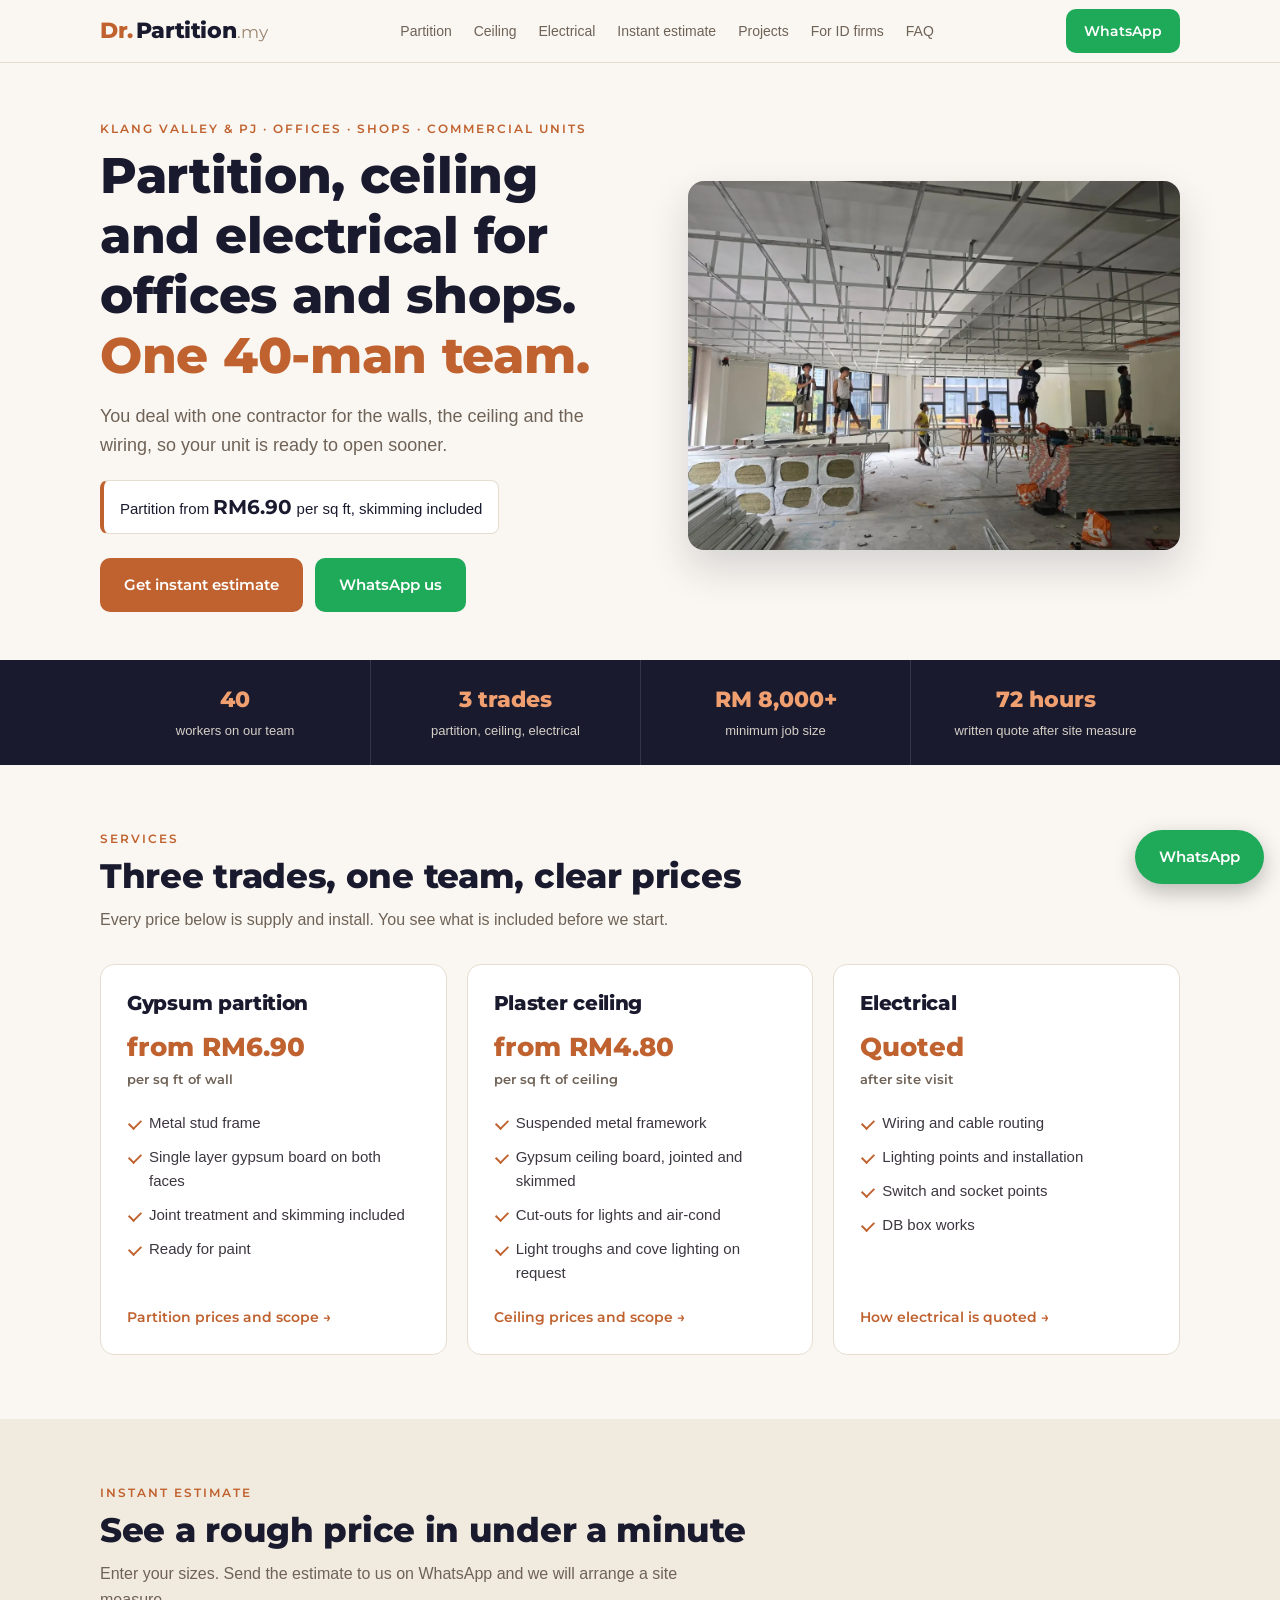
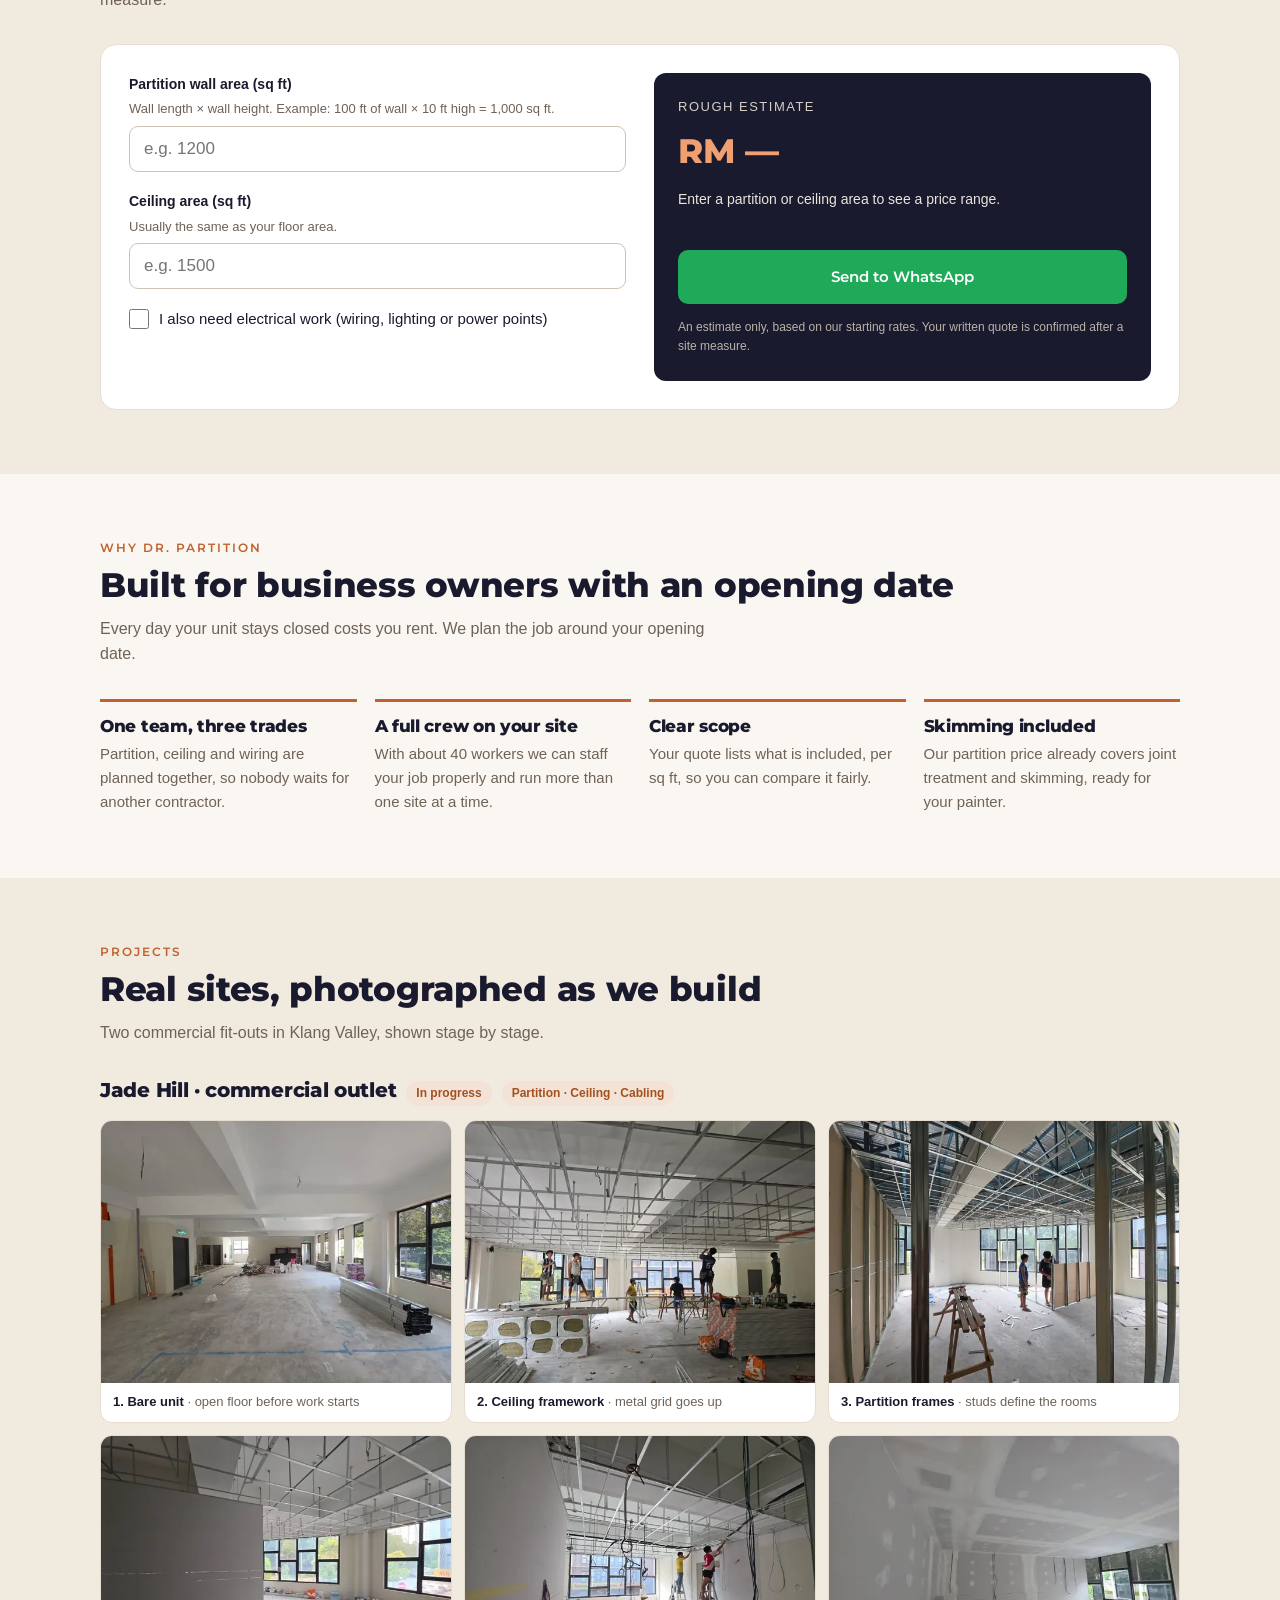
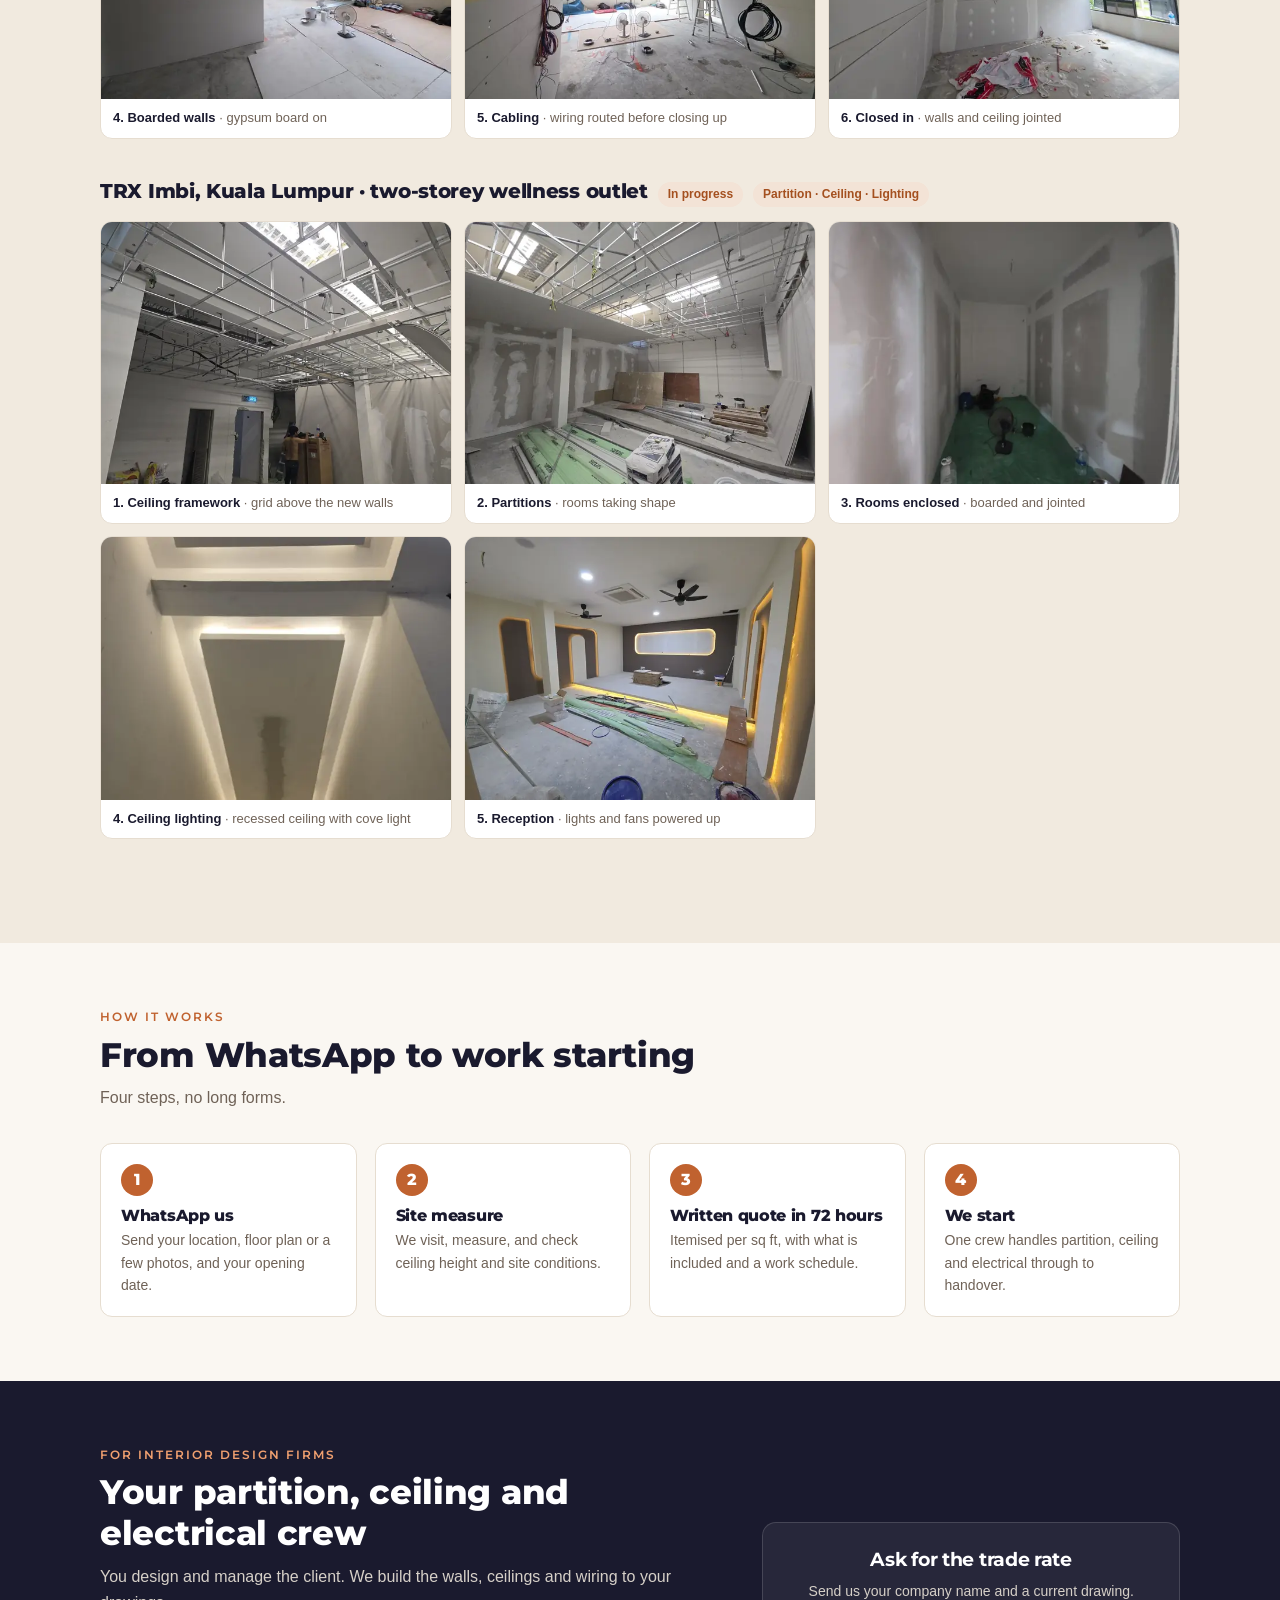
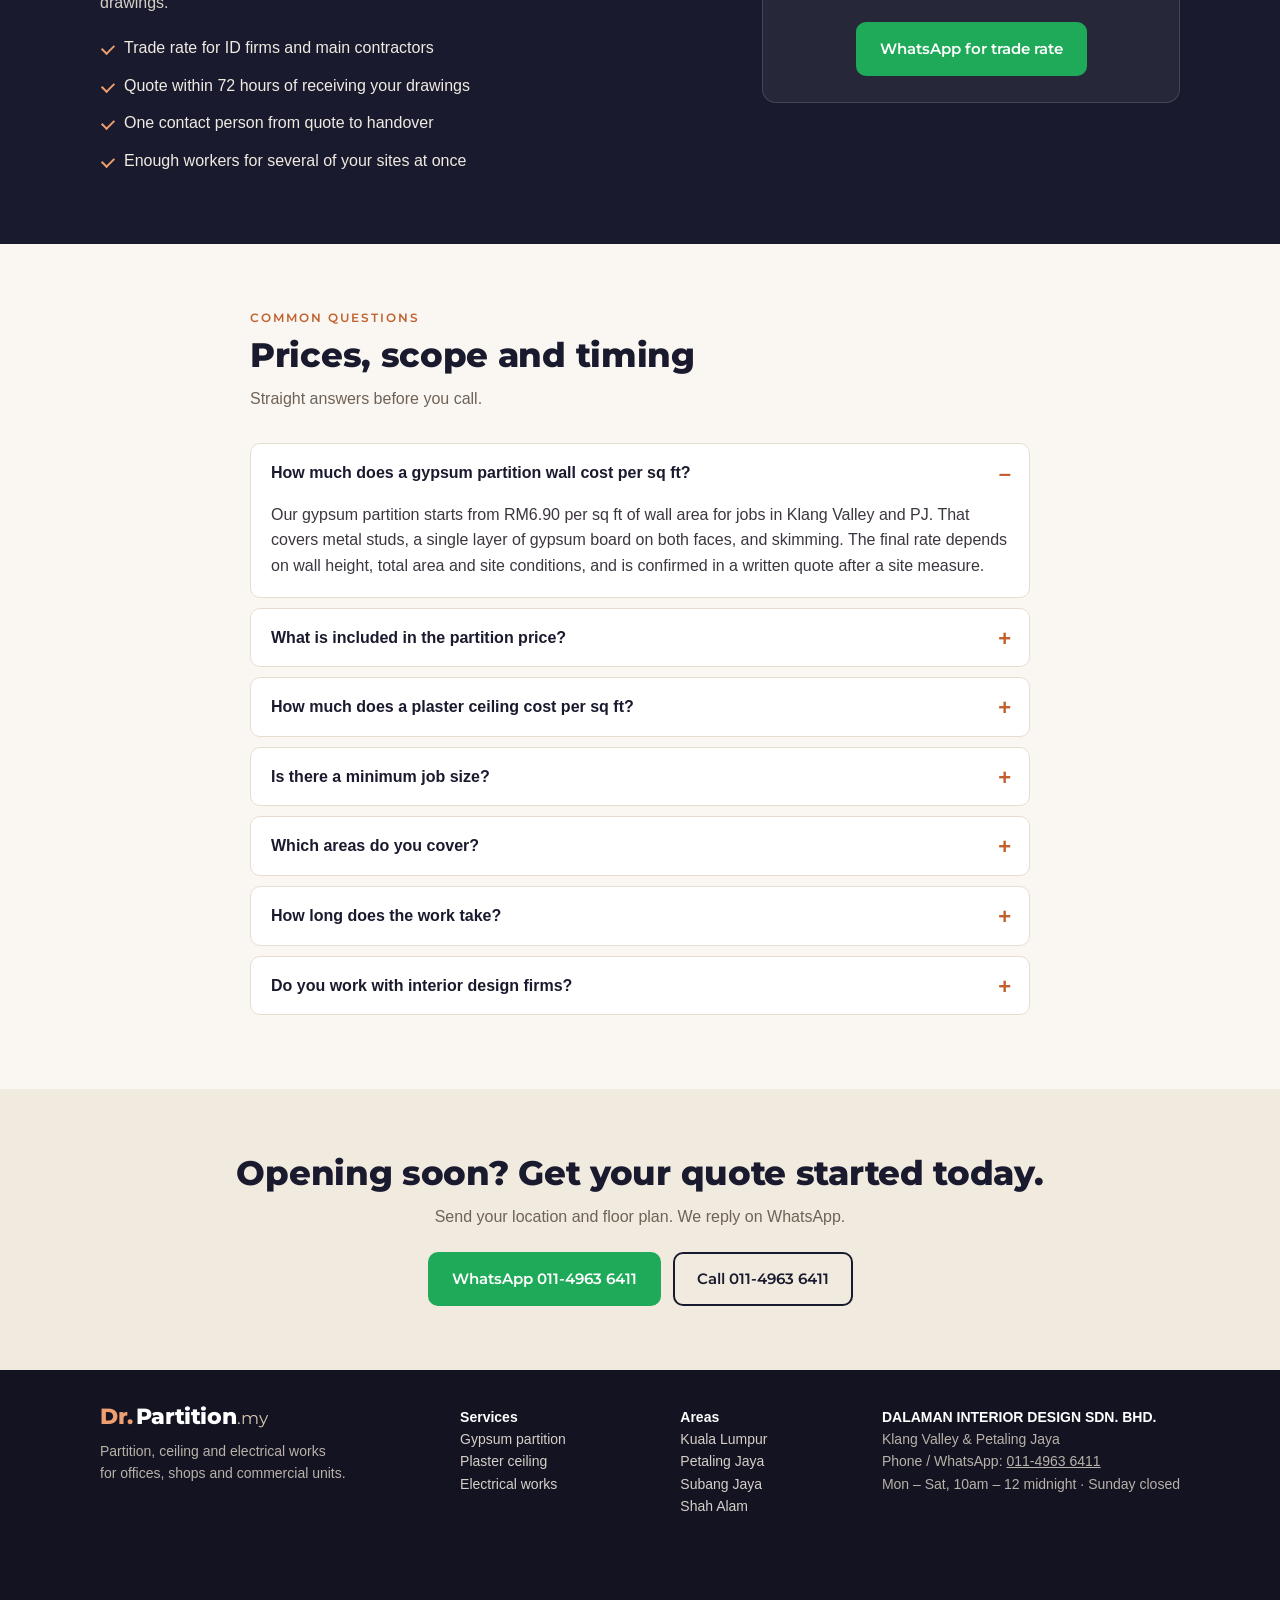
<file: index.html>
<!DOCTYPE html>
<html lang="en-MY">
<head>
<meta charset="UTF-8">
<meta name="viewport" content="width=device-width, initial-scale=1">
<title>Dr. Partition.my | Office & Shop Partition, Ceiling and Electrical in Klang Valley</title>
<meta name="description" content="Gypsum partition from RM6.90 per sq ft with skimming included, plaster ceiling from RM4.80 per sq ft, plus wiring. One 40-man team for offices and shops in Klang Valley and PJ. Jobs from RM 8,000.">
<link rel="canonical" href="https://drpartition.my/">
<meta property="og:type" content="website">
<meta property="og:title" content="Dr. Partition.my | Partition, Ceiling and Electrical for Offices and Shops">
<meta property="og:description" content="Partition from RM6.90 per sq ft, skimming included. One 40-man team in Klang Valley and PJ.">
<meta property="og:url" content="https://drpartition.my/">
<meta property="og:image" content="https://drpartition.my/img/a2-ceiling-grid.webp">
<meta name="theme-color" content="#1a1a2e">
<link rel="icon" href="data:image/svg+xml,%3Csvg xmlns='http://www.w3.org/2000/svg' viewBox='0 0 64 64'%3E%3Crect width='64' height='64' rx='12' fill='%231a1a2e'/%3E%3Ctext x='32' y='44' font-family='Arial' font-weight='800' font-size='34' text-anchor='middle' fill='%23f0a070'%3EDr%3C/text%3E%3C/svg%3E">
<link rel="preconnect" href="https://fonts.googleapis.com">
<link rel="preconnect" href="https://fonts.gstatic.com" crossorigin>
<link rel="stylesheet" href="https://fonts.googleapis.com/css2?family=Montserrat:wght@400;600;800&display=swap">
<link rel="stylesheet" href="css/site.css">
<script type="application/ld+json">
{
  "@context":"https://schema.org",
  "@type":"GeneralContractor",
  "name":"Dr. Partition.my",
  "legalName":"DALAMAN INTERIOR DESIGN SDN. BHD.",
  "url":"https://drpartition.my/",
  "image":"https://drpartition.my/img/a2-ceiling-grid.webp",
  "telephone":"+601149636411",
  "description":"Gypsum partition, plaster ceiling and electrical works for offices, shops and commercial units in Klang Valley and Petaling Jaya. Electrical works by a PW4 wireman.",
  "areaServed":[{"@type":"City","name":"Petaling Jaya"},{"@type":"City","name":"Kuala Lumpur"},{"@type":"AdministrativeArea","name":"Klang Valley"}],
  "address":{"@type":"PostalAddress","addressLocality":"Petaling Jaya","addressRegion":"Selangor","addressCountry":"MY"},
  "priceRange":"From RM6.90 per sq ft",
  "openingHoursSpecification":[{"@type":"OpeningHoursSpecification","dayOfWeek":["Monday","Tuesday","Wednesday","Thursday","Friday","Saturday"],"opens":"10:00","closes":"23:59"}],
  "makesOffer":[
    {"@type":"Offer","name":"Gypsum board partition, single layer both faces, skimming included","priceSpecification":{"@type":"UnitPriceSpecification","price":"6.90","priceCurrency":"MYR","unitText":"sq ft"}},
    {"@type":"Offer","name":"Plaster ceiling","priceSpecification":{"@type":"UnitPriceSpecification","price":"4.80","priceCurrency":"MYR","unitText":"sq ft"}},
    {"@type":"Offer","name":"Electrical wiring, lighting and power points"}
  ]
}
</script>
<script type="application/ld+json">
{
  "@context":"https://schema.org",
  "@type":"FAQPage",
  "mainEntity":[
    {"@type":"Question","name":"How much does a gypsum partition wall cost per sq ft?","acceptedAnswer":{"@type":"Answer","text":"Our gypsum partition starts from RM6.90 per sq ft of wall area for jobs in Klang Valley and PJ. That covers metal studs, a single layer of gypsum board on both faces, and skimming. The final rate depends on wall height, total area and site conditions, and is confirmed in a written quote after a site measure."}},
    {"@type":"Question","name":"What is included in the partition price?","acceptedAnswer":{"@type":"Answer","text":"Supply and installation of the metal stud frame, one layer of gypsum board on each face, joint treatment and skimming, ready for painting. Doors, glass panels, sound insulation, painting and double-layer board are quoted separately."}},
    {"@type":"Question","name":"How much does a plaster ceiling cost per sq ft?","acceptedAnswer":{"@type":"Answer","text":"Plaster ceiling starts from RM4.80 per sq ft of ceiling area. Light troughs, cove lighting, L-boxes and access panels are quoted separately."}},
    {"@type":"Question","name":"Is there a minimum job size?","acceptedAnswer":{"@type":"Answer","text":"Yes. We take jobs from RM 8,000. That is roughly 1,150 sq ft of partition wall, or a mix of partition, ceiling and electrical work."}},
    {"@type":"Question","name":"Which areas do you cover?","acceptedAnswer":{"@type":"Answer","text":"Klang Valley, including Petaling Jaya, Kuala Lumpur and the surrounding areas."}},
    {"@type":"Question","name":"How long does the work take?","acceptedAnswer":{"@type":"Answer","text":"It depends on the area and the mix of work. With about 40 workers we can put a full crew on your site, and every written quote comes with a work schedule."}},
    {"@type":"Question","name":"Do you work with interior design firms?","acceptedAnswer":{"@type":"Answer","text":"Yes. Interior design firms and main contractors can ask for our trade rate. You get one contact person and quotes within 72 hours of receiving your drawings."}}
  ]
}
</script>
</head>
<body>

<header class="top">
  <div class="wrap">
    <a href="./" class="brand" aria-label="Dr. Partition.my home"><span class="b-dr">Dr.</span><span>Partition</span><span class="b-tld">.my</span></a>
    <nav aria-label="Sections">
      <a href="gypsum-partition/">Partition</a>
      <a href="plaster-ceiling/">Ceiling</a>
      <a href="electrical/">Electrical</a>
      <a href="#estimate">Instant estimate</a>
      <a href="#projects">Projects</a>
      <a href="#id-firms">For ID firms</a>
      <a href="#faq">FAQ</a>
    </nav>
    <a class="btn btn-wa btn-sm" data-wa="Hi Dr. Partition, I'd like a quote for my office/shop.">WhatsApp</a>
  </div>
</header>

<section class="hero">
  <div class="wrap">
    <div>
      <div class="eyebrow">Klang Valley &amp; PJ · Offices · Shops · Commercial units</div>
      <h1>Partition, ceiling and electrical for offices and shops. <em>One 40-man team.</em></h1>
      <p class="sub">You deal with one contractor for the walls, the ceiling and the wiring, so your unit is ready to open sooner.</p>
      <div class="price-line">Partition from <b>RM6.90</b> per sq ft, skimming included</div>
      <div class="cta-row">
        <a class="btn btn-main" href="#estimate">Get instant estimate</a>
        <a class="btn btn-wa" data-wa="Hi Dr. Partition, I'd like a quote for my office/shop.">WhatsApp us</a>
      </div>
    </div>
    <div class="hero-img"><img src="img/a2-ceiling-grid.webp" width="1200" height="900" alt="Dr. Partition crew installing a ceiling grid and partition in a commercial unit" fetchpriority="high"></div>
  </div>
</section>

<section class="facts" aria-label="Key facts">
  <div class="wrap">
    <div class="fact"><b>40</b><span>workers on our team</span></div>
    <div class="fact"><b>3 trades</b><span>partition, ceiling, electrical</span></div>
    <div class="fact"><b>RM 8,000+</b><span>minimum job size</span></div>
    <div class="fact"><b>72 hours</b><span>written quote after site measure</span></div>
  </div>
</section>

<section id="services">
  <div class="wrap">
    <div class="eyebrow">Services</div>
    <h2>Three trades, one team, clear prices</h2>
    <p class="lead">Every price below is supply and install. You see what is included before we start.</p>
    <div class="cards">
      <div class="card">
        <h3>Gypsum partition</h3>
        <div class="from">from RM6.90 <small>per sq ft of wall</small></div>
        <ul>
          <li>Metal stud frame</li>
          <li>Single layer gypsum board on both faces</li>
          <li>Joint treatment and skimming included</li>
          <li>Ready for paint</li>
        </ul>
        <a class="more" href="gypsum-partition/">Partition prices and scope →</a>
      </div>
      <div class="card">
        <h3>Plaster ceiling</h3>
        <div class="from">from RM4.80 <small>per sq ft of ceiling</small></div>
        <ul>
          <li>Suspended metal framework</li>
          <li>Gypsum ceiling board, jointed and skimmed</li>
          <li>Cut-outs for lights and air-cond</li>
          <li>Light troughs and cove lighting on request</li>
        </ul>
        <a class="more" href="plaster-ceiling/">Ceiling prices and scope →</a>
      </div>
      <div class="card">
        <h3>Electrical</h3>
        <div class="from">Quoted <small>after site visit</small></div>
        <ul>
          <li>Wiring and cable routing</li>
          <li>Lighting points and installation</li>
          <li>Switch and socket points</li>
          <li>DB box works</li>
        </ul>
        <a class="more" href="electrical/">How electrical is quoted →</a>
      </div>
    </div>
  </div>
</section>

<section id="estimate">
  <div class="wrap">
    <div class="eyebrow">Instant estimate</div>
    <h2>See a rough price in under a minute</h2>
    <p class="lead">Enter your sizes. Send the estimate to us on WhatsApp and we will arrange a site measure.</p>
    <div class="calc">
      <form id="calc-form" onsubmit="return false" novalidate>
        <div class="field">
          <label for="p-sqft">Partition wall area (sq ft)</label>
          <small>Wall length × wall height. Example: 100 ft of wall × 10 ft high = 1,000 sq ft.</small>
          <input id="p-sqft" type="number" inputmode="numeric" min="0" max="500000" step="1" placeholder="e.g. 1200">
        </div>
        <div class="field">
          <label for="c-sqft">Ceiling area (sq ft)</label>
          <small>Usually the same as your floor area.</small>
          <input id="c-sqft" type="number" inputmode="numeric" min="0" max="500000" step="1" placeholder="e.g. 1500">
        </div>
        <label class="check"><input id="elec" type="checkbox"> <span>I also need electrical work (wiring, lighting or power points)</span></label>
      </form>
      <div class="result" aria-live="polite">
        <div class="r-label">Rough estimate</div>
        <div class="r-amt" id="r-amt">RM —</div>
        <div class="r-note" id="r-note">Enter a partition or ceiling area to see a price range.</div>
        <a class="btn btn-wa" id="r-wa" data-wa="Hi Dr. Partition, I'd like a quote for my office/shop.">Send to WhatsApp</a>
        <div class="fine">An estimate only, based on our starting rates. Your written quote is confirmed after a site measure.</div>
      </div>
    </div>
  </div>
</section>

<section id="why">
  <div class="wrap">
    <div class="eyebrow">Why Dr. Partition</div>
    <h2>Built for business owners with an opening date</h2>
    <p class="lead">Every day your unit stays closed costs you rent. We plan the job around your opening date.</p>
    <div class="why">
      <div><h3>One team, three trades</h3><p>Partition, ceiling and wiring are planned together, so nobody waits for another contractor.</p></div>
      <div><h3>A full crew on your site</h3><p>With about 40 workers we can staff your job properly and run more than one site at a time.</p></div>
      <div><h3>Clear scope</h3><p>Your quote lists what is included, per sq ft, so you can compare it fairly.</p></div>
      <div><h3>Skimming included</h3><p>Our partition price already covers joint treatment and skimming, ready for your painter.</p></div>
    </div>
  </div>
</section>

<section id="projects" style="background:#f1eadf">
  <div class="wrap">
    <div class="eyebrow">Projects</div>
    <h2>Real sites, photographed as we build</h2>
    <p class="lead">Two commercial fit-outs in Klang Valley, shown stage by stage.</p>

    <div class="proj">
      <div class="proj-head"><h3>Jade Hill · commercial outlet</h3><span class="tag">In progress</span><span class="tag">Partition · Ceiling · Cabling</span></div>
      <div class="strip">
        <figure><img loading="lazy" src="img/a1-bare-unit-s.webp" width="600" height="450" alt="Empty commercial unit before partition work"><figcaption><b>1. Bare unit</b> · open floor before work starts</figcaption></figure>
        <figure><img loading="lazy" src="img/a2-ceiling-grid-s.webp" width="600" height="450" alt="Suspended ceiling grid being installed"><figcaption><b>2. Ceiling framework</b> · metal grid goes up</figcaption></figure>
        <figure><img loading="lazy" src="img/a3-partition-frames-s.webp" width="600" height="450" alt="Metal stud partition frames marking out rooms"><figcaption><b>3. Partition frames</b> · studs define the rooms</figcaption></figure>
        <figure><img loading="lazy" src="img/a4-boarded-wall-s.webp" width="600" height="450" alt="Gypsum board fixed to partition wall"><figcaption><b>4. Boarded walls</b> · gypsum board on</figcaption></figure>
        <figure><img loading="lazy" src="img/a5-cabling-s.webp" width="600" height="450" alt="Electrical cables routed through the ceiling space"><figcaption><b>5. Cabling</b> · wiring routed before closing up</figcaption></figure>
        <figure><img loading="lazy" src="img/a6-walls-ceiling-s.webp" width="600" height="450" alt="Partition walls and ceiling boarded and jointed"><figcaption><b>6. Closed in</b> · walls and ceiling jointed</figcaption></figure>
      </div>
    </div>

    <div class="proj">
      <div class="proj-head"><h3>TRX Imbi, Kuala Lumpur · two-storey wellness outlet</h3><span class="tag">In progress</span><span class="tag">Partition · Ceiling · Lighting</span></div>
      <div class="strip">
        <figure><img loading="lazy" src="img/b1-ceiling-frame-s.webp" width="600" height="450" alt="Ceiling framework installed above new partition walls"><figcaption><b>1. Ceiling framework</b> · grid above the new walls</figcaption></figure>
        <figure><img loading="lazy" src="img/b2-partition-s.webp" width="600" height="450" alt="Partition walls under construction with ceiling frame above"><figcaption><b>2. Partitions</b> · rooms taking shape</figcaption></figure>
        <figure><img loading="lazy" src="img/b3-rooms-s.webp" width="600" height="450" alt="Corridor of boarded and jointed partition rooms"><figcaption><b>3. Rooms enclosed</b> · boarded and jointed</figcaption></figure>
        <figure><img loading="lazy" src="img/b4-lit-ceiling-s.webp" width="600" height="450" alt="Recessed plaster ceiling with cove lighting switched on"><figcaption><b>4. Ceiling lighting</b> · recessed ceiling with cove light</figcaption></figure>
        <figure><img loading="lazy" src="img/b5-reception-s.webp" width="600" height="450" alt="Reception area with feature wall lighting, downlights and ceiling fans"><figcaption><b>5. Reception</b> · lights and fans powered up</figcaption></figure>
      </div>
    </div>
  </div>
</section>

<section id="how">
  <div class="wrap">
    <div class="eyebrow">How it works</div>
    <h2>From WhatsApp to work starting</h2>
    <p class="lead">Four steps, no long forms.</p>
    <div class="steps">
      <div class="step"><h3>WhatsApp us</h3><p>Send your location, floor plan or a few photos, and your opening date.</p></div>
      <div class="step"><h3>Site measure</h3><p>We visit, measure, and check ceiling height and site conditions.</p></div>
      <div class="step"><h3>Written quote in 72 hours</h3><p>Itemised per sq ft, with what is included and a work schedule.</p></div>
      <div class="step"><h3>We start</h3><p>One crew handles partition, ceiling and electrical through to handover.</p></div>
    </div>
  </div>
</section>

<section id="id-firms">
  <div class="wrap">
    <div>
      <div class="eyebrow" style="color:#f0a070">For interior design firms</div>
      <h2>Your partition, ceiling and electrical crew</h2>
      <p>You design and manage the client. We build the walls, ceilings and wiring to your drawings.</p>
      <ul>
        <li>Trade rate for ID firms and main contractors</li>
        <li>Quote within 72 hours of receiving your drawings</li>
        <li>One contact person from quote to handover</li>
        <li>Enough workers for several of your sites at once</li>
      </ul>
    </div>
    <div class="box">
      <h3 style="margin-bottom:8px">Ask for the trade rate</h3>
      <p style="font-size:14px">Send us your company name and a current drawing.</p>
      <a class="btn btn-wa" style="margin-top:10px" data-wa="Hi Dr. Partition, I'm from an interior design firm and would like your trade rate. Company: ">WhatsApp for trade rate</a>
    </div>
  </div>
</section>

<section id="faq">
  <div class="wrap" style="max-width:820px">
    <div class="eyebrow">Common questions</div>
    <h2>Prices, scope and timing</h2>
    <p class="lead">Straight answers before you call.</p>
    <details open><summary>How much does a gypsum partition wall cost per sq ft?</summary><p>Our gypsum partition starts from RM6.90 per sq ft of wall area for jobs in Klang Valley and PJ. That covers metal studs, a single layer of gypsum board on both faces, and skimming. The final rate depends on wall height, total area and site conditions, and is confirmed in a written quote after a site measure.</p></details>
    <details><summary>What is included in the partition price?</summary><p>Supply and installation of the metal stud frame, one layer of gypsum board on each face, joint treatment and skimming, ready for painting. Doors, glass panels, sound insulation, painting and double-layer board are quoted separately.</p></details>
    <details><summary>How much does a plaster ceiling cost per sq ft?</summary><p>Plaster ceiling starts from RM4.80 per sq ft of ceiling area. Light troughs, cove lighting, L-boxes and access panels are quoted separately.</p></details>
    <details><summary>Is there a minimum job size?</summary><p>Yes. We take jobs from RM 8,000. That is roughly 1,150 sq ft of partition wall, or a mix of partition, ceiling and electrical work.</p></details>
    <details><summary>Which areas do you cover?</summary><p>Klang Valley, including Petaling Jaya, Kuala Lumpur and the surrounding areas.</p></details>
    <details><summary>How long does the work take?</summary><p>It depends on the area and the mix of work. With about 40 workers we can put a full crew on your site, and every written quote comes with a work schedule.</p></details>
    <details><summary>Do you work with interior design firms?</summary><p>Yes. Interior design firms and main contractors can ask for our trade rate. You get one contact person and quotes within 72 hours of receiving your drawings.</p></details>
  </div>
</section>

<section class="final" style="background:#f1eadf">
  <div class="wrap">
    <h2>Opening soon? Get your quote started today.</h2>
    <p style="color:var(--muted)">Send your location and floor plan. We reply on WhatsApp.</p>
    <div class="cta-row">
      <a class="btn btn-wa" data-wa="Hi Dr. Partition, I'd like a quote for my office/shop.">WhatsApp 011-4963 6411</a>
      <a class="btn btn-line" href="tel:+601149636411">Call 011-4963 6411</a>
    </div>
  </div>
</section>

<footer>
  <div class="wrap">
    <div>
      <a href="./" class="brand on-dark"><span class="b-dr">Dr.</span><span>Partition</span><span class="b-tld">.my</span></a>
      <p style="margin-top:10px">Partition, ceiling and electrical works<br>for offices, shops and commercial units.</p>
    </div>
    <div class="links">
      <b>Services</b>
      <a href="gypsum-partition/">Gypsum partition</a>
      <a href="plaster-ceiling/">Plaster ceiling</a>
      <a href="electrical/">Electrical works</a>
    </div>
    <div class="links">
      <b>Areas</b>
      <a href="partition-ceiling-kuala-lumpur/">Kuala Lumpur</a>
      <a href="partition-ceiling-petaling-jaya/">Petaling Jaya</a>
      <a href="partition-ceiling-subang-jaya/">Subang Jaya</a>
      <a href="partition-ceiling-shah-alam/">Shah Alam</a>
    </div>
    <div>
      <b>DALAMAN INTERIOR DESIGN SDN. BHD.</b><br>
      Klang Valley &amp; Petaling Jaya<br>
      Phone / WhatsApp: <a href="tel:+601149636411">011-4963 6411</a><br>
      Mon – Sat, 10am – 12 midnight · Sunday closed
    </div>
  </div>
</footer>

<a class="btn btn-wa float-wa" data-wa="Hi Dr. Partition, I'd like a quote for my office/shop." aria-label="WhatsApp Dr. Partition">WhatsApp</a>

<script>
(function () {
  var WA = '601149636411';
  var RATES = { partition: [6.90, 7.90], ceiling: [4.80, 5.50] };
  var MIN_JOB = 8000;

  function waLink(text) { return 'https://wa.me/' + WA + '?text=' + encodeURIComponent(text); }

  // Returns {low, high, belowMin} in RM; inputs are cleaned to 0..500000.
  function estimate(partitionSqft, ceilingSqft) {
    var low = partitionSqft * RATES.partition[0] + ceilingSqft * RATES.ceiling[0];
    var high = partitionSqft * RATES.partition[1] + ceilingSqft * RATES.ceiling[1];
    return { low: low, high: high, belowMin: high > 0 && high < MIN_JOB };
  }
  function clean(v) { var n = parseFloat(v); if (!isFinite(n) || n < 0) return 0; return Math.min(Math.round(n), 500000); }
  function rm(n) { return 'RM ' + (Math.round(n / 10) * 10).toLocaleString('en-MY'); }

  document.querySelectorAll('[data-wa]').forEach(function (a) {
    a.href = waLink(a.getAttribute('data-wa')); a.target = '_blank'; a.rel = 'noopener';
  });

  var p = document.getElementById('p-sqft'), c = document.getElementById('c-sqft'), e = document.getElementById('elec');
  var amt = document.getElementById('r-amt'), note = document.getElementById('r-note'), btn = document.getElementById('r-wa');

  function update() {
    var ps = clean(p.value), cs = clean(c.value), el = e.checked;
    var r = estimate(ps, cs);
    var lines = ['Hi Dr. Partition, I used the estimate on your website.'];
    if (ps) lines.push('Partition: ' + ps.toLocaleString('en-MY') + ' sq ft');
    if (cs) lines.push('Ceiling: ' + cs.toLocaleString('en-MY') + ' sq ft');
    if (el) lines.push('Electrical: yes, please quote');
    if (!ps && !cs) {
      amt.textContent = 'RM —';
      note.textContent = el ? 'Electrical is quoted after a site visit. Add a partition or ceiling area for a price range.'
                            : 'Enter a partition or ceiling area to see a price range.';
    } else if (r.belowMin) {
      amt.textContent = 'From RM 8,000';
      note.textContent = 'Your sizes come to about ' + rm(r.low) + ' – ' + rm(r.high) + ', below our RM 8,000 minimum job.' +
                         (el ? ' Electrical work may bring it above the minimum.' : ' Add ceiling or electrical work, or message us to check.');
      lines.push('Estimate shown: ' + rm(r.low) + ' - ' + rm(r.high) + ' (below RM 8,000 minimum)');
    } else {
      amt.textContent = rm(r.low) + ' – ' + rm(r.high);
      note.textContent = el ? 'Partition and ceiling only. Electrical is quoted after a site visit.'
                            : 'Supply and install, skimming included.';
      lines.push('Estimate shown: ' + rm(r.low) + ' - ' + rm(r.high));
    }
    lines.push('Location: ');
    btn.href = waLink(lines.join('\n'));
  }
  [p, c].forEach(function (i) { i.addEventListener('input', update); });
  e.addEventListener('change', update);
  update();
})();
</script>
</body>
</html>
</file>
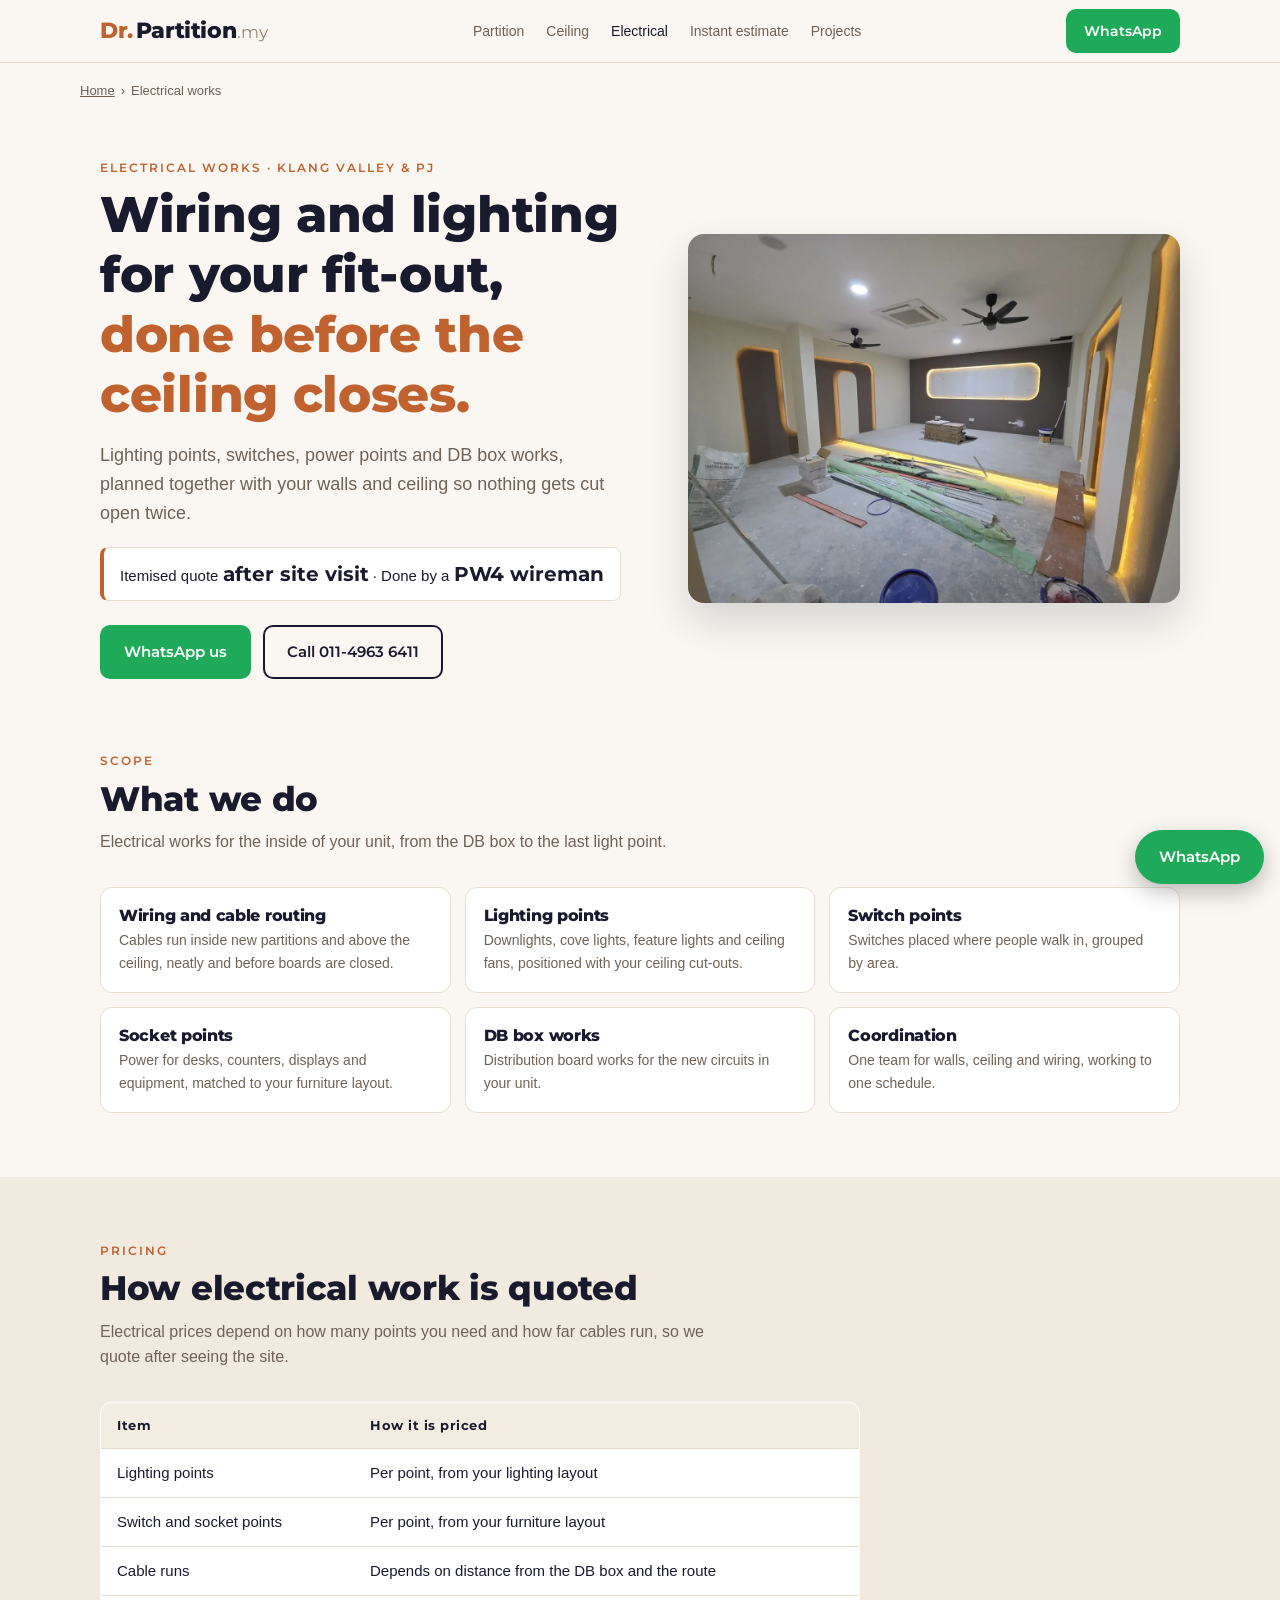
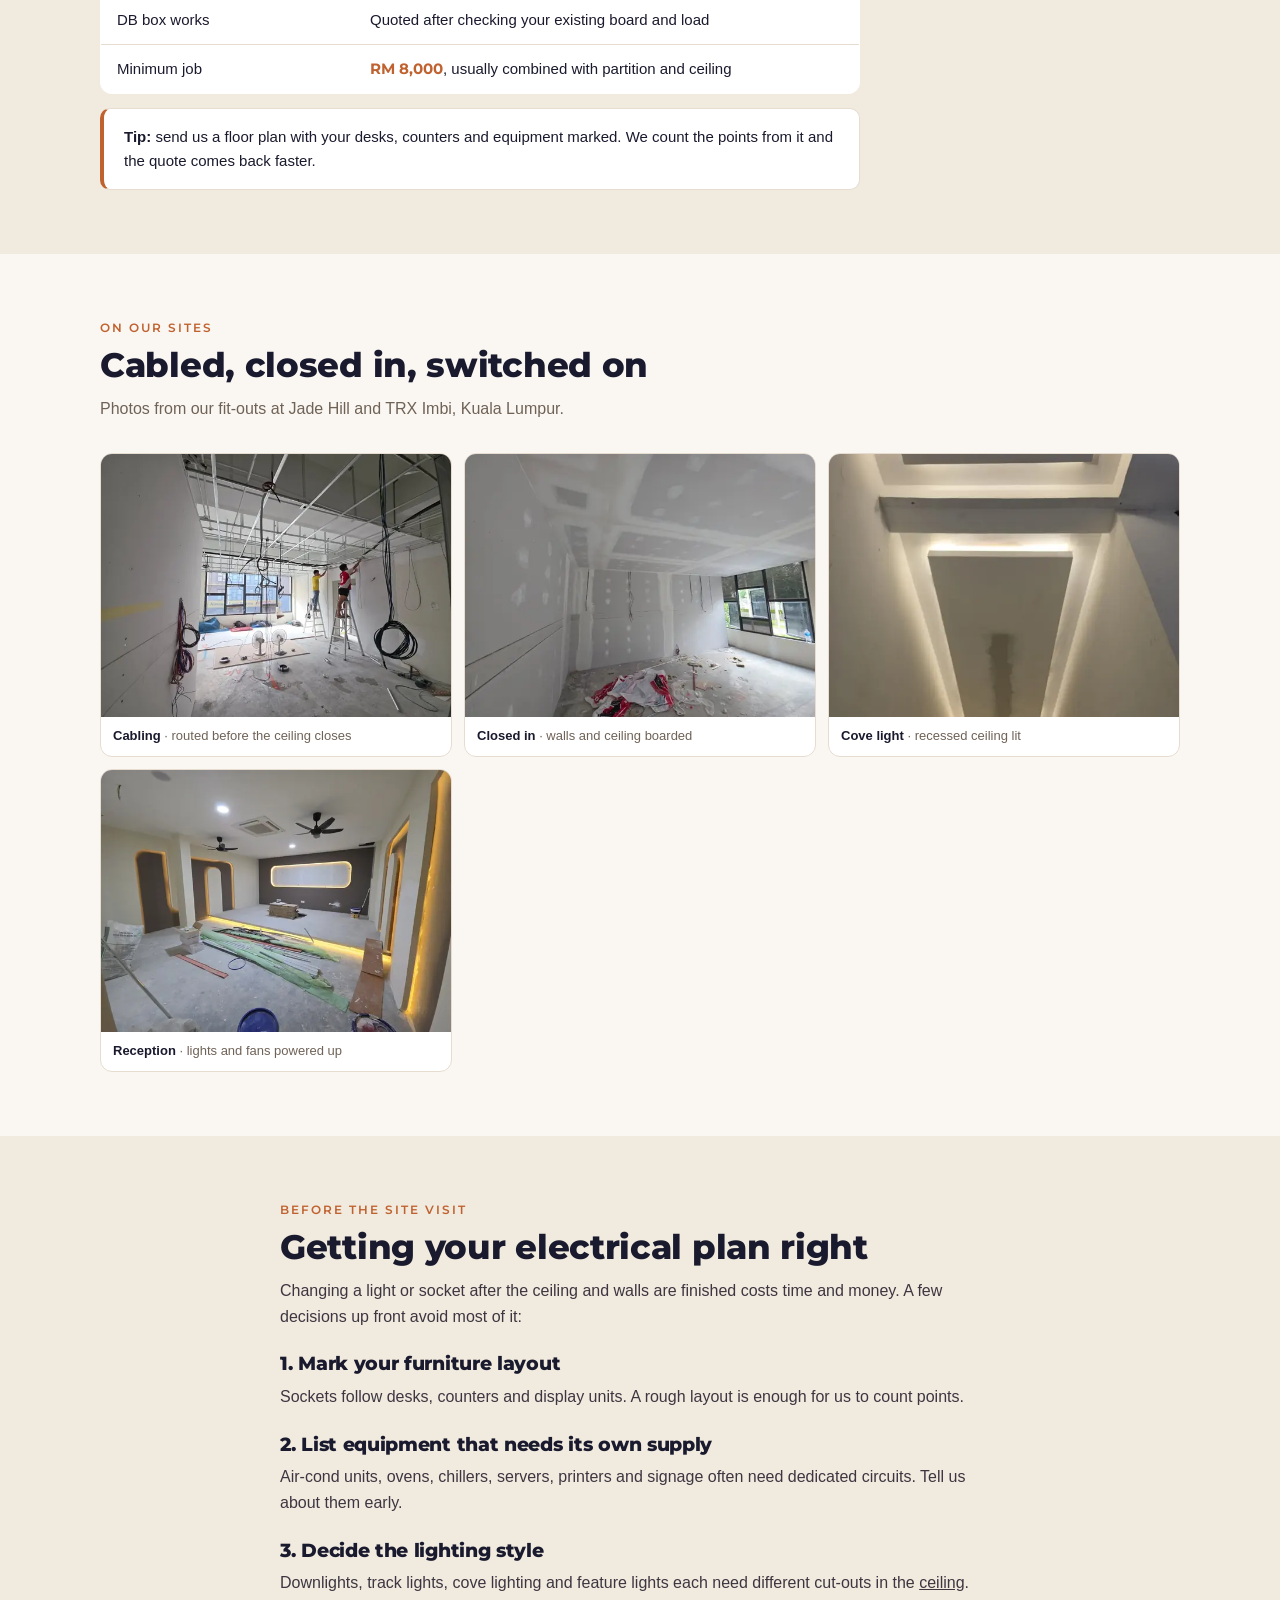
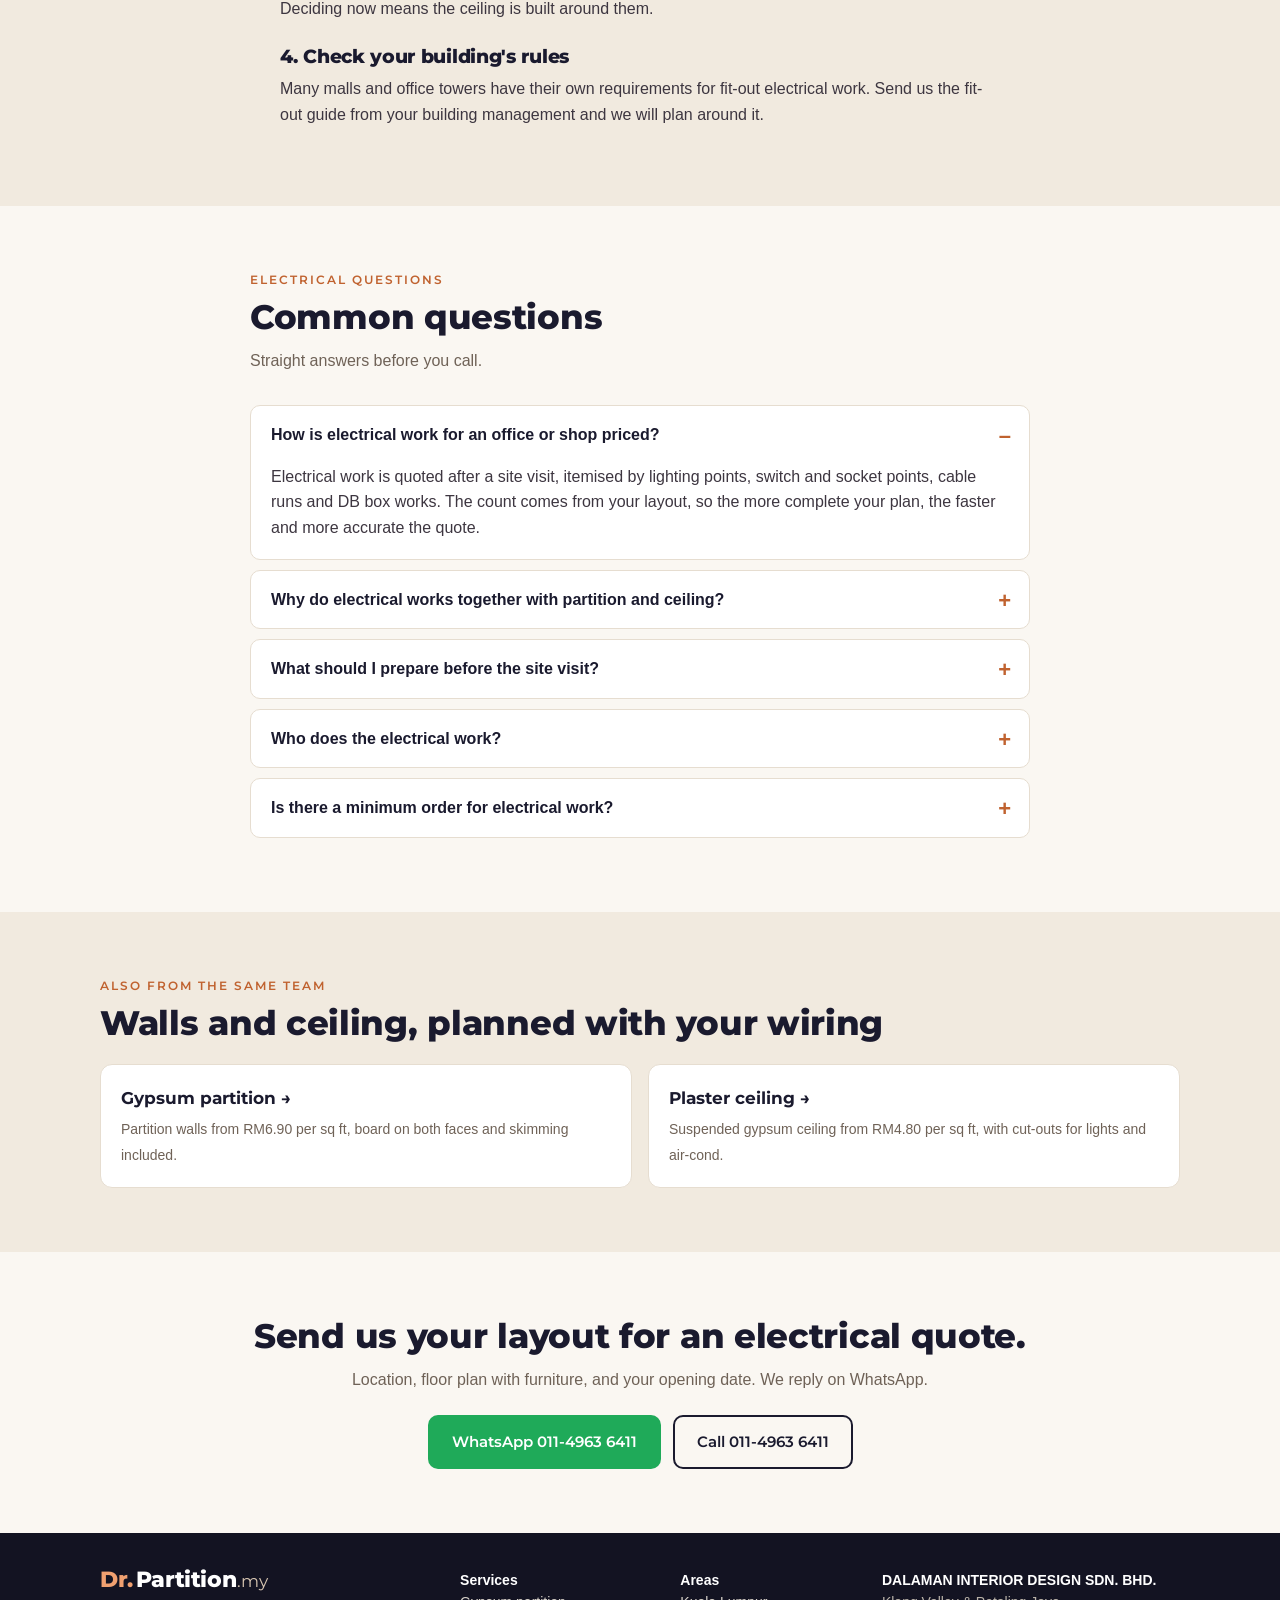
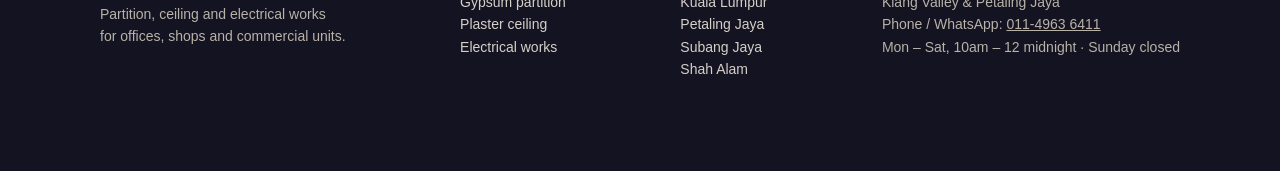
<file: electrical/index.html>
<!DOCTYPE html>
<html lang="en-MY">
<head>
<meta charset="UTF-8">
<meta name="viewport" content="width=device-width, initial-scale=1">
<title>Office &amp; Shop Electrical Works: Wiring, Lighting, DB Box | Klang Valley | Dr. Partition</title>
<meta name="description" content="Electrical works for office and shop fit-outs in Klang Valley and PJ: wiring, lighting points, switch and socket points and DB box works, done together with your partition and ceiling. Itemised quote after a site visit.">
<link rel="canonical" href="https://drpartition.my/electrical/">
<meta property="og:type" content="website">
<meta property="og:title" content="Office and Shop Electrical Works | Dr. Partition">
<meta property="og:description" content="Wiring, lighting, switch and socket points and DB box works, planned with your walls and ceiling.">
<meta property="og:url" content="https://drpartition.my/electrical/">
<meta property="og:image" content="https://drpartition.my/img/b5-reception.webp">
<meta name="theme-color" content="#1a1a2e">
<link rel="icon" href="data:image/svg+xml,%3Csvg xmlns='http://www.w3.org/2000/svg' viewBox='0 0 64 64'%3E%3Crect width='64' height='64' rx='12' fill='%231a1a2e'/%3E%3Ctext x='32' y='44' font-family='Arial' font-weight='800' font-size='34' text-anchor='middle' fill='%23f0a070'%3EDr%3C/text%3E%3C/svg%3E">
<link rel="preconnect" href="https://fonts.googleapis.com">
<link rel="preconnect" href="https://fonts.gstatic.com" crossorigin>
<link rel="stylesheet" href="https://fonts.googleapis.com/css2?family=Montserrat:wght@400;600;800&display=swap">
<link rel="stylesheet" href="../css/site.css">
<script type="application/ld+json">
{
  "@context":"https://schema.org",
  "@type":"Service",
  "name":"Electrical works for office and shop fit-outs",
  "serviceType":"Electrical wiring and lighting installation",
  "url":"https://drpartition.my/electrical/",
  "description":"Wiring and cable routing, lighting points, switch and socket points and DB box works for offices, shops and commercial units, coordinated with partition and ceiling works.",
  "provider":{"@type":"GeneralContractor","name":"Dr. Partition.my","legalName":"DALAMAN INTERIOR DESIGN SDN. BHD.","telephone":"+601149636411","url":"https://drpartition.my/"},
  "areaServed":[{"@type":"City","name":"Petaling Jaya"},{"@type":"City","name":"Kuala Lumpur"},{"@type":"AdministrativeArea","name":"Klang Valley"}]
}
</script>
<script type="application/ld+json">
{
  "@context":"https://schema.org",
  "@type":"BreadcrumbList",
  "itemListElement":[
    {"@type":"ListItem","position":1,"name":"Home","item":"https://drpartition.my/"},
    {"@type":"ListItem","position":2,"name":"Electrical works","item":"https://drpartition.my/electrical/"}
  ]
}
</script>
<script type="application/ld+json">
{
  "@context":"https://schema.org",
  "@type":"FAQPage",
  "mainEntity":[
    {"@type":"Question","name":"How is electrical work for an office or shop priced?","acceptedAnswer":{"@type":"Answer","text":"Electrical work is quoted after a site visit, itemised by lighting points, switch and socket points, cable runs and DB box works. The count comes from your layout, so the more complete your plan, the faster and more accurate the quote."}},
    {"@type":"Question","name":"Why do electrical works together with partition and ceiling?","acceptedAnswer":{"@type":"Answer","text":"Cables have to run inside the walls and above the ceiling before the boards are closed. When one team does all three, wiring is pulled at the right moment and nothing has to be cut open again."}},
    {"@type":"Question","name":"What should I prepare before the site visit?","acceptedAnswer":{"@type":"Answer","text":"A floor plan with your furniture layout, where you want lights, switches and power points, and any equipment that needs its own supply such as air-cond, ovens, servers or signage."}},
    {"@type":"Question","name":"Who does the electrical work?","acceptedAnswer":{"@type":"Answer","text":"Our electrical works are carried out by a PW4 wireman, certified for single-phase and three-phase wiring. That covers the lighting, power points and DB box works a typical office or shop fit-out needs."}},
    {"@type":"Question","name":"Is there a minimum order for electrical work?","acceptedAnswer":{"@type":"Answer","text":"Our minimum job is RM 8,000. Most clients combine electrical work with partition and ceiling works for their fit-out, which usually brings the job above the minimum."}}
  ]
}
</script>
</head>
<body>

<header class="top">
  <div class="wrap">
    <a href="../" class="brand" aria-label="Dr. Partition.my home"><span class="b-dr">Dr.</span><span>Partition</span><span class="b-tld">.my</span></a>
    <nav aria-label="Pages">
      <a href="../gypsum-partition/">Partition</a>
      <a href="../plaster-ceiling/">Ceiling</a>
      <a href="../electrical/" aria-current="page" style="color:var(--ink)">Electrical</a>
      <a href="../#estimate">Instant estimate</a>
      <a href="../#projects">Projects</a>
    </nav>
    <a class="btn btn-wa btn-sm" data-wa="Hi Dr. Partition, I'd like a quote for electrical works.">WhatsApp</a>
  </div>
</header>

<div class="wrap crumbs"><a href="../">Home</a><span>›</span>Electrical works</div>

<section class="hero">
  <div class="wrap">
    <div>
      <div class="eyebrow">Electrical works · Klang Valley &amp; PJ</div>
      <h1>Wiring and lighting for your fit-out, <em>done before the ceiling closes.</em></h1>
      <p class="sub">Lighting points, switches, power points and DB box works, planned together with your walls and ceiling so nothing gets cut open twice.</p>
      <div class="price-line">Itemised quote <b>after site visit</b> · Done by a <b>PW4 wireman</b></div>
      <div class="cta-row">
        <a class="btn btn-wa" data-wa="Hi Dr. Partition, I'd like a quote for electrical works.">WhatsApp us</a>
        <a class="btn btn-line" href="tel:+601149636411">Call 011-4963 6411</a>
      </div>
    </div>
    <div class="hero-img"><img src="../img/b5-reception.webp" width="1200" height="900" alt="Reception area with downlights, feature wall lighting and ceiling fans installed" fetchpriority="high"></div>
  </div>
</section>

<section style="padding-top:24px">
  <div class="wrap">
    <div class="eyebrow">Scope</div>
    <h2>What we do</h2>
    <p class="lead">Electrical works for the inside of your unit, from the DB box to the last light point.</p>
    <div class="uses">
      <div><h3>Wiring and cable routing</h3><p>Cables run inside new partitions and above the ceiling, neatly and before boards are closed.</p></div>
      <div><h3>Lighting points</h3><p>Downlights, cove lights, feature lights and ceiling fans, positioned with your ceiling cut-outs.</p></div>
      <div><h3>Switch points</h3><p>Switches placed where people walk in, grouped by area.</p></div>
      <div><h3>Socket points</h3><p>Power for desks, counters, displays and equipment, matched to your furniture layout.</p></div>
      <div><h3>DB box works</h3><p>Distribution board works for the new circuits in your unit.</p></div>
      <div><h3>Coordination</h3><p>One team for walls, ceiling and wiring, working to one schedule.</p></div>
    </div>
  </div>
</section>

<section style="background:#f1eadf">
  <div class="wrap">
    <div class="eyebrow">Pricing</div>
    <h2>How electrical work is quoted</h2>
    <p class="lead">Electrical prices depend on how many points you need and how far cables run, so we quote after seeing the site.</p>
    <table class="price-table">
      <thead><tr><th>Item</th><th>How it is priced</th></tr></thead>
      <tbody>
        <tr><td>Lighting points</td><td>Per point, from your lighting layout</td></tr>
        <tr><td>Switch and socket points</td><td>Per point, from your furniture layout</td></tr>
        <tr><td>Cable runs</td><td>Depends on distance from the DB box and the route</td></tr>
        <tr><td>DB box works</td><td>Quoted after checking your existing board and load</td></tr>
        <tr><td>Minimum job</td><td><b>RM 8,000</b>, usually combined with partition and ceiling</td></tr>
      </tbody>
    </table>
    <div class="example"><b>Tip:</b> send us a floor plan with your desks, counters and equipment marked. We count the points from it and the quote comes back faster.</div>
  </div>
</section>

<section id="projects">
  <div class="wrap">
    <div class="eyebrow">On our sites</div>
    <h2>Cabled, closed in, switched on</h2>
    <p class="lead">Photos from our fit-outs at Jade Hill and TRX Imbi, Kuala Lumpur.</p>
    <div class="strip">
      <figure><img loading="lazy" src="../img/a5-cabling-s.webp" width="600" height="450" alt="Electrical cables routed through the ceiling space"><figcaption><b>Cabling</b> · routed before the ceiling closes</figcaption></figure>
      <figure><img loading="lazy" src="../img/a6-walls-ceiling-s.webp" width="600" height="450" alt="Walls and ceiling boarded after cabling"><figcaption><b>Closed in</b> · walls and ceiling boarded</figcaption></figure>
      <figure><img loading="lazy" src="../img/b4-lit-ceiling-s.webp" width="600" height="450" alt="Recessed ceiling with cove lighting switched on"><figcaption><b>Cove light</b> · recessed ceiling lit</figcaption></figure>
      <figure><img loading="lazy" src="../img/b5-reception-s.webp" width="600" height="450" alt="Reception with downlights and ceiling fans"><figcaption><b>Reception</b> · lights and fans powered up</figcaption></figure>
    </div>
  </div>
</section>

<section style="background:#f1eadf">
  <div class="wrap prose">
    <div class="eyebrow">Before the site visit</div>
    <h2>Getting your electrical plan right</h2>
    <p>Changing a light or socket after the ceiling and walls are finished costs time and money. A few decisions up front avoid most of it:</p>
    <h3>1. Mark your furniture layout</h3>
    <p>Sockets follow desks, counters and display units. A rough layout is enough for us to count points.</p>
    <h3>2. List equipment that needs its own supply</h3>
    <p>Air-cond units, ovens, chillers, servers, printers and signage often need dedicated circuits. Tell us about them early.</p>
    <h3>3. Decide the lighting style</h3>
    <p>Downlights, track lights, cove lighting and feature lights each need different cut-outs in the <a href="../plaster-ceiling/">ceiling</a>. Deciding now means the ceiling is built around them.</p>
    <h3>4. Check your building's rules</h3>
    <p>Many malls and office towers have their own requirements for fit-out electrical work. Send us the fit-out guide from your building management and we will plan around it.</p>
  </div>
</section>

<section id="faq">
  <div class="wrap" style="max-width:820px">
    <div class="eyebrow">Electrical questions</div>
    <h2>Common questions</h2>
    <p class="lead">Straight answers before you call.</p>
    <details open><summary>How is electrical work for an office or shop priced?</summary><p>Electrical work is quoted after a site visit, itemised by lighting points, switch and socket points, cable runs and DB box works. The count comes from your layout, so the more complete your plan, the faster and more accurate the quote.</p></details>
    <details><summary>Why do electrical works together with partition and ceiling?</summary><p>Cables have to run inside the walls and above the ceiling before the boards are closed. When one team does all three, wiring is pulled at the right moment and nothing has to be cut open again.</p></details>
    <details><summary>What should I prepare before the site visit?</summary><p>A floor plan with your furniture layout, where you want lights, switches and power points, and any equipment that needs its own supply such as air-cond, ovens, servers or signage.</p></details>
    <details><summary>Who does the electrical work?</summary><p>Our electrical works are carried out by a PW4 wireman, certified for single-phase and three-phase wiring. That covers the lighting, power points and DB box works a typical office or shop fit-out needs.</p></details>
    <details><summary>Is there a minimum order for electrical work?</summary><p>Our minimum job is RM 8,000. Most clients combine electrical work with partition and ceiling works for their fit-out, which usually brings the job above the minimum.</p></details>
  </div>
</section>

<section style="background:#f1eadf">
  <div class="wrap">
    <div class="eyebrow">Also from the same team</div>
    <h2>Walls and ceiling, planned with your wiring</h2>
    <div class="related" style="margin-top:20px">
      <a href="../gypsum-partition/"><b>Gypsum partition →</b><span>Partition walls from RM6.90 per sq ft, board on both faces and skimming included.</span></a>
      <a href="../plaster-ceiling/"><b>Plaster ceiling →</b><span>Suspended gypsum ceiling from RM4.80 per sq ft, with cut-outs for lights and air-cond.</span></a>
    </div>
  </div>
</section>

<section class="final">
  <div class="wrap">
    <h2>Send us your layout for an electrical quote.</h2>
    <p style="color:var(--muted)">Location, floor plan with furniture, and your opening date. We reply on WhatsApp.</p>
    <div class="cta-row">
      <a class="btn btn-wa" data-wa="Hi Dr. Partition, I'd like a quote for electrical works. Location: ">WhatsApp 011-4963 6411</a>
      <a class="btn btn-line" href="tel:+601149636411">Call 011-4963 6411</a>
    </div>
  </div>
</section>

<footer>
  <div class="wrap">
    <div>
      <a href="../" class="brand on-dark"><span class="b-dr">Dr.</span><span>Partition</span><span class="b-tld">.my</span></a>
      <p style="margin-top:10px">Partition, ceiling and electrical works<br>for offices, shops and commercial units.</p>
    </div>
    <div class="links">
      <b>Services</b>
      <a href="../gypsum-partition/">Gypsum partition</a>
      <a href="../plaster-ceiling/">Plaster ceiling</a>
      <a href="../electrical/">Electrical works</a>
    </div>
    <div class="links">
      <b>Areas</b>
      <a href="../partition-ceiling-kuala-lumpur/">Kuala Lumpur</a>
      <a href="../partition-ceiling-petaling-jaya/">Petaling Jaya</a>
      <a href="../partition-ceiling-subang-jaya/">Subang Jaya</a>
      <a href="../partition-ceiling-shah-alam/">Shah Alam</a>
    </div>
    <div>
      <b>DALAMAN INTERIOR DESIGN SDN. BHD.</b><br>
      Klang Valley &amp; Petaling Jaya<br>
      Phone / WhatsApp: <a href="tel:+601149636411">011-4963 6411</a><br>
      Mon – Sat, 10am – 12 midnight · Sunday closed
    </div>
  </div>
</footer>

<a class="btn btn-wa float-wa" data-wa="Hi Dr. Partition, I'd like a quote for electrical works." aria-label="WhatsApp Dr. Partition">WhatsApp</a>

<script>
document.querySelectorAll('[data-wa]').forEach(function (a) {
  a.href = 'https://wa.me/601149636411?text=' + encodeURIComponent(a.getAttribute('data-wa'));
  a.target = '_blank'; a.rel = 'noopener';
});
</script>
</body>
</html>
</file>
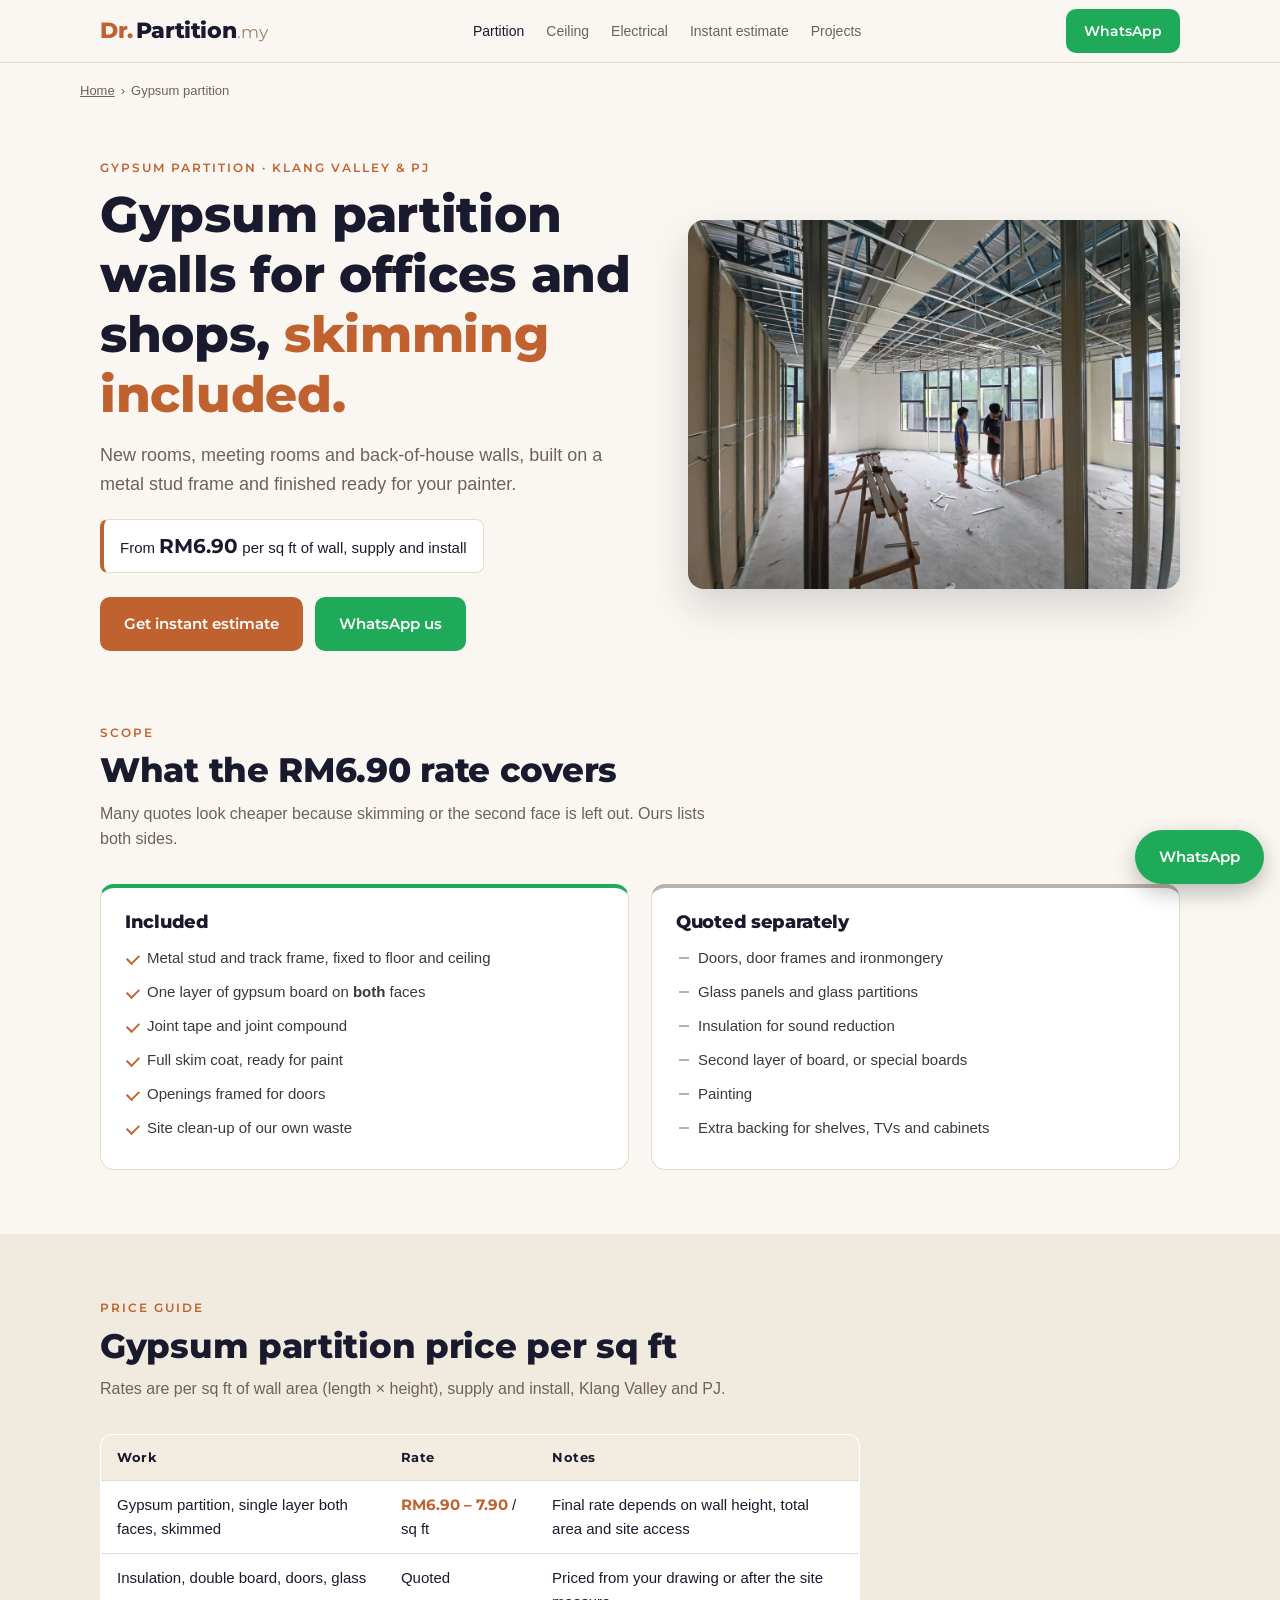
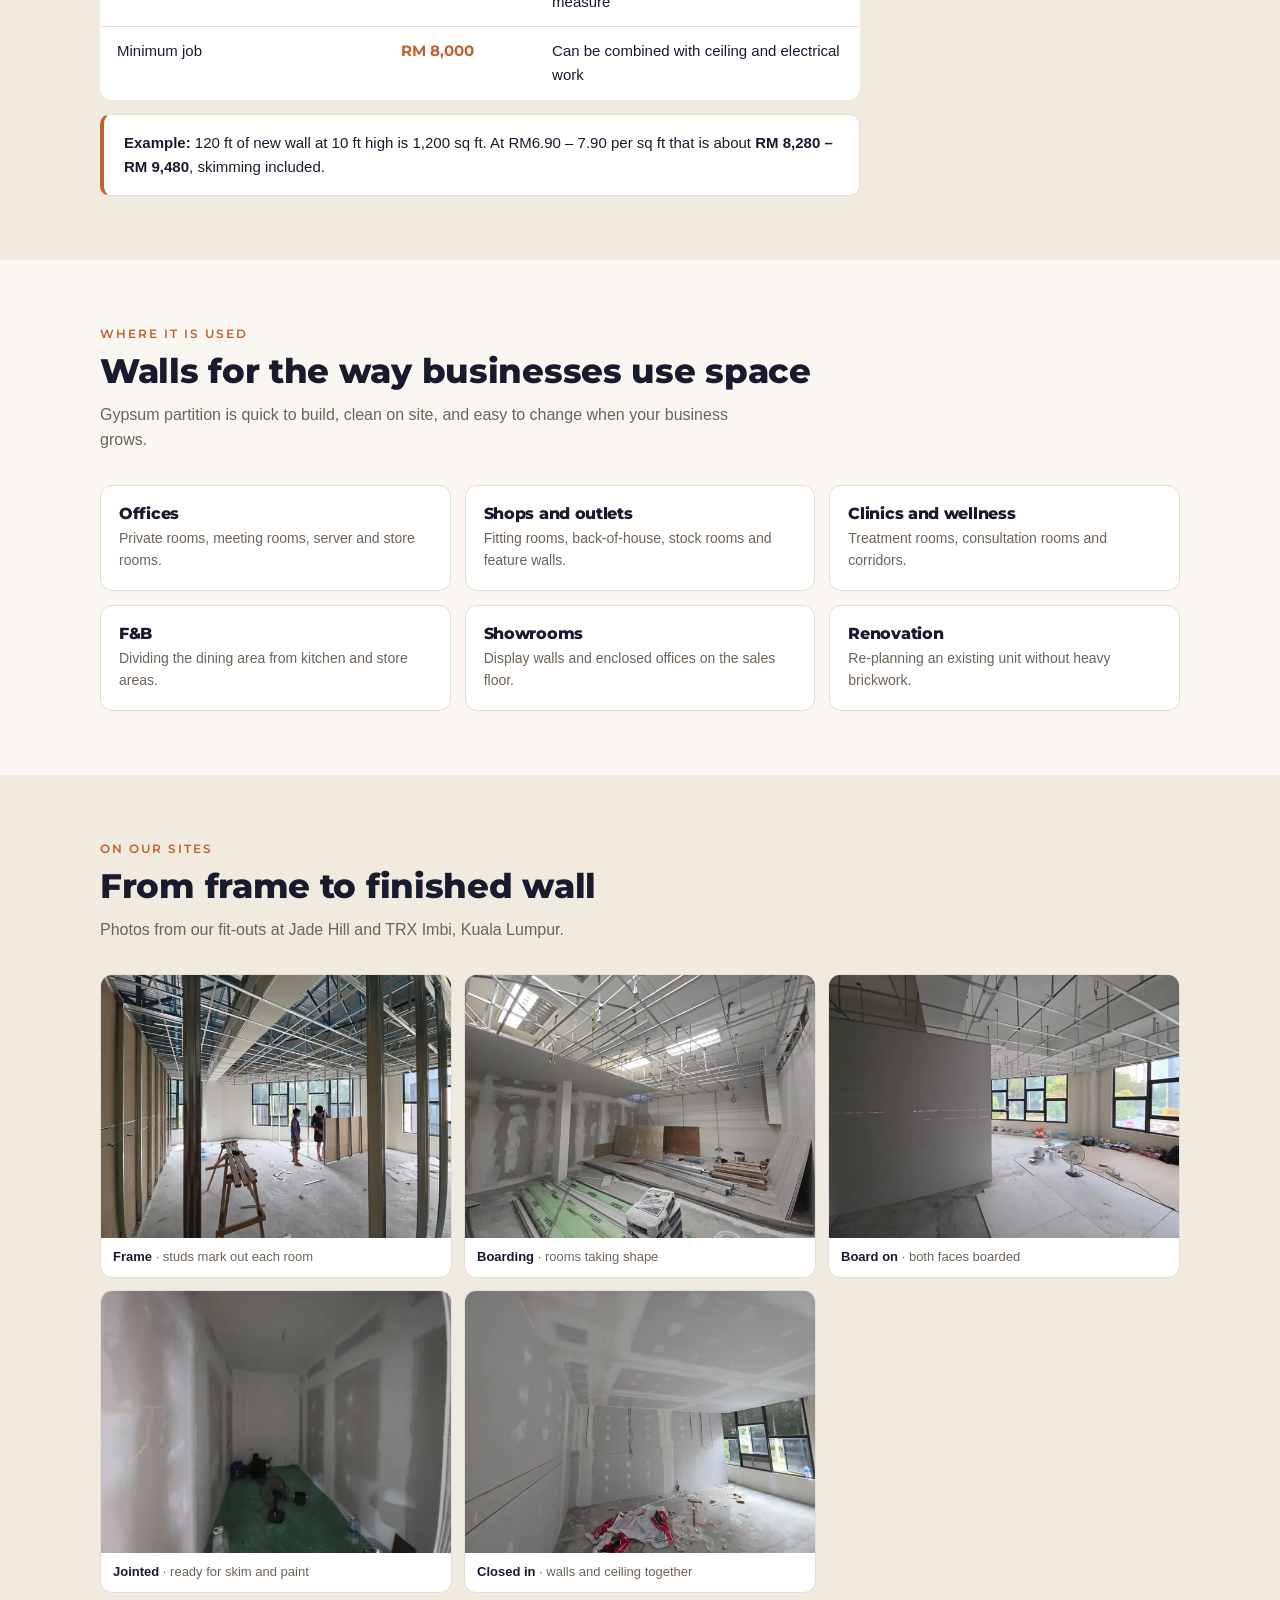
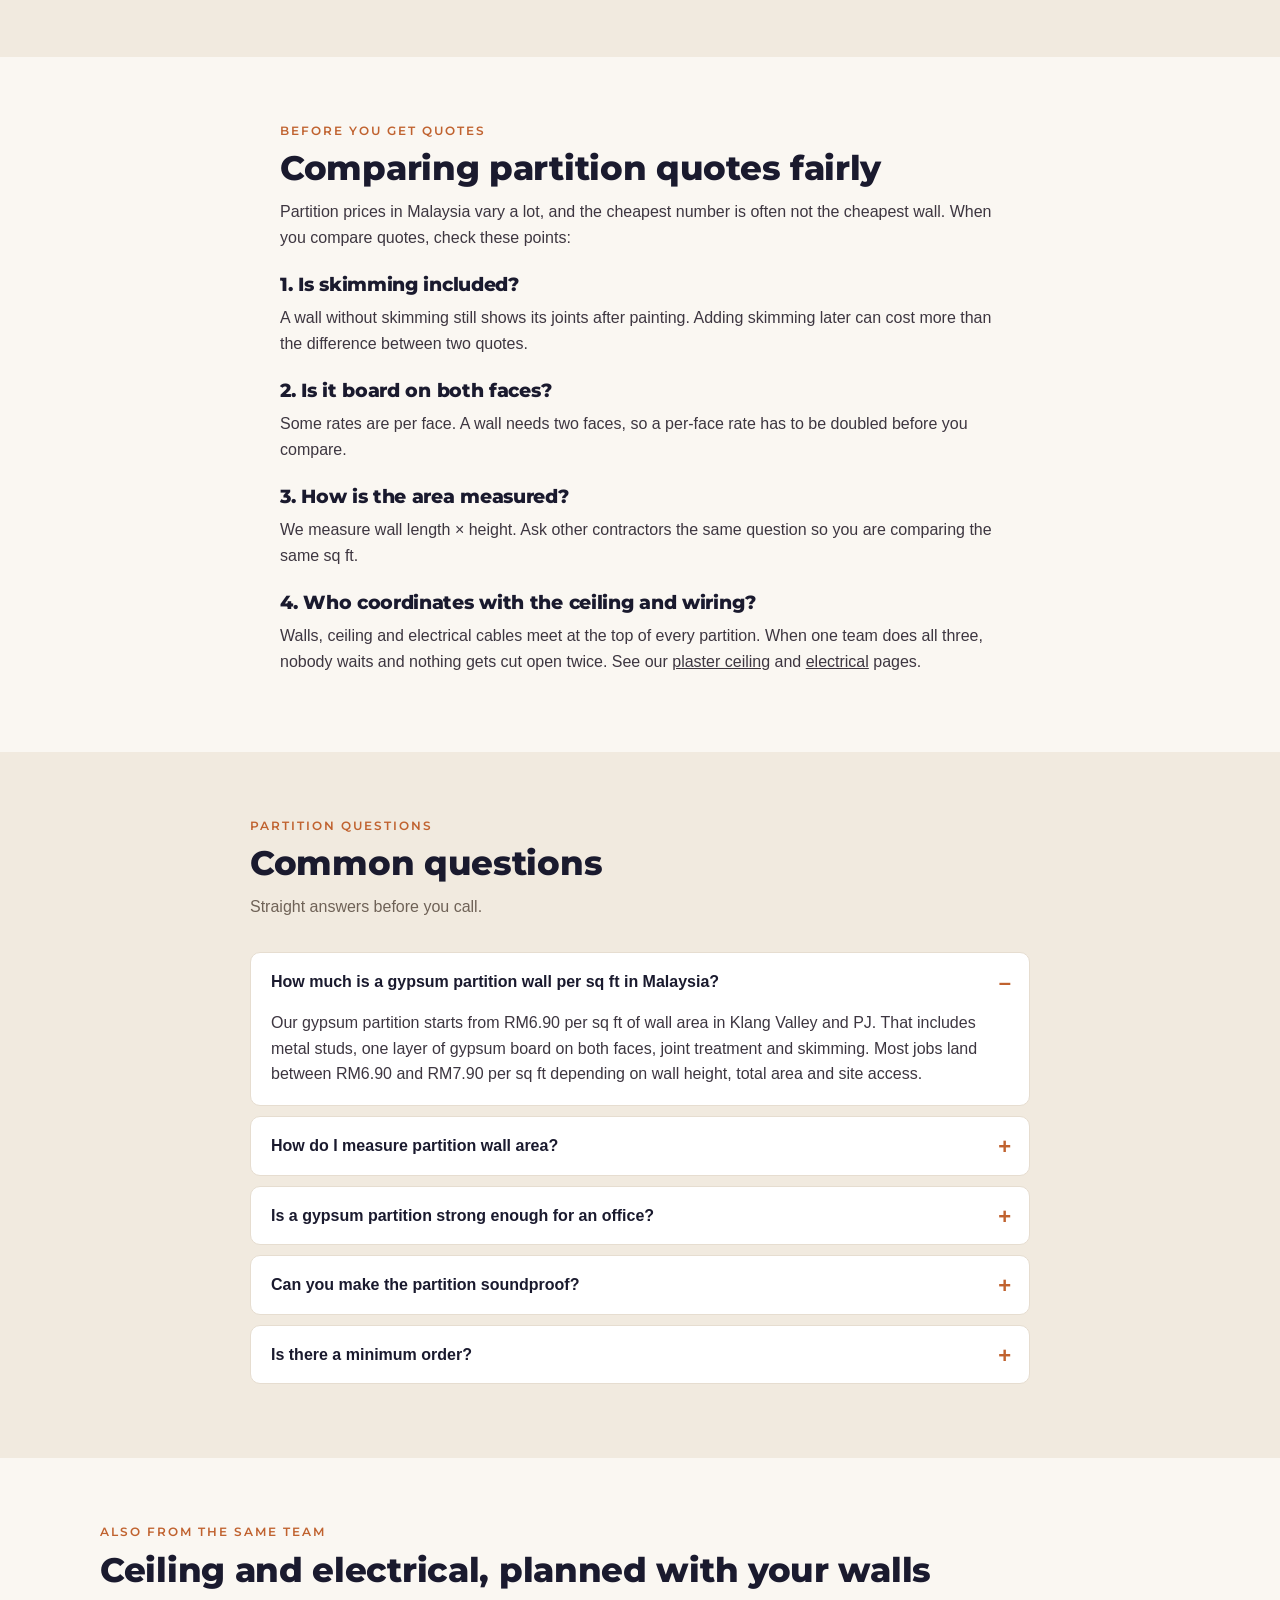
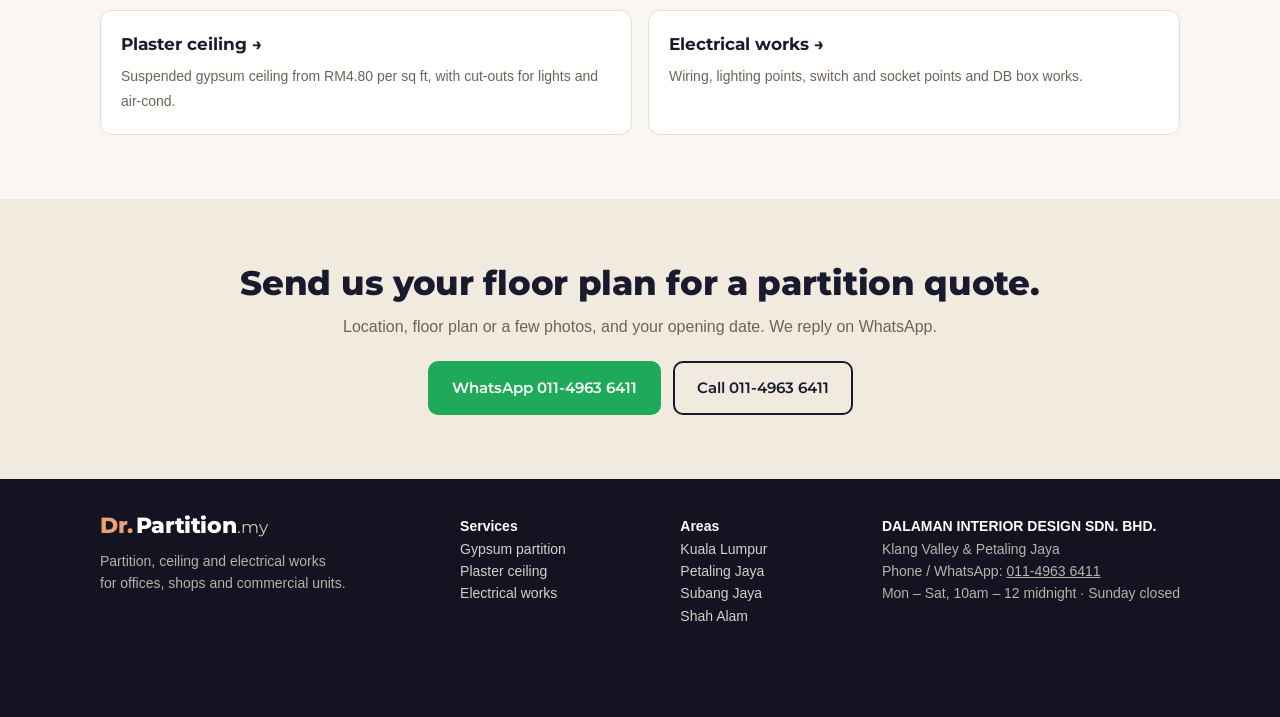
<file: gypsum-partition/index.html>
<!DOCTYPE html>
<html lang="en-MY">
<head>
<meta charset="UTF-8">
<meta name="viewport" content="width=device-width, initial-scale=1">
<title>Gypsum Partition Wall from RM6.90/sq ft | Offices &amp; Shops, Klang Valley | Dr. Partition</title>
<meta name="description" content="Gypsum board partition walls for offices, shops and clinics in Klang Valley and PJ. From RM6.90 per sq ft with metal studs, board on both faces and skimming included. Jobs from RM 8,000.">
<link rel="canonical" href="https://drpartition.my/gypsum-partition/">
<meta property="og:type" content="website">
<meta property="og:title" content="Gypsum Partition Wall from RM6.90 per sq ft | Dr. Partition">
<meta property="og:description" content="Metal studs, gypsum board on both faces and skimming included. Offices and shops in Klang Valley and PJ.">
<meta property="og:url" content="https://drpartition.my/gypsum-partition/">
<meta property="og:image" content="https://drpartition.my/img/a3-partition-frames.webp">
<meta name="theme-color" content="#1a1a2e">
<link rel="icon" href="data:image/svg+xml,%3Csvg xmlns='http://www.w3.org/2000/svg' viewBox='0 0 64 64'%3E%3Crect width='64' height='64' rx='12' fill='%231a1a2e'/%3E%3Ctext x='32' y='44' font-family='Arial' font-weight='800' font-size='34' text-anchor='middle' fill='%23f0a070'%3EDr%3C/text%3E%3C/svg%3E">
<link rel="preconnect" href="https://fonts.googleapis.com">
<link rel="preconnect" href="https://fonts.gstatic.com" crossorigin>
<link rel="stylesheet" href="https://fonts.googleapis.com/css2?family=Montserrat:wght@400;600;800&display=swap">
<link rel="stylesheet" href="../css/site.css">
<script type="application/ld+json">
{
  "@context":"https://schema.org",
  "@type":"Service",
  "name":"Gypsum board partition wall",
  "serviceType":"Drywall partition installation",
  "url":"https://drpartition.my/gypsum-partition/",
  "description":"Supply and install of gypsum board partition walls: metal stud frame, single layer gypsum board on both faces, joint treatment and skimming, ready for paint.",
  "provider":{"@type":"GeneralContractor","name":"Dr. Partition.my","legalName":"DALAMAN INTERIOR DESIGN SDN. BHD.","telephone":"+601149636411","url":"https://drpartition.my/"},
  "areaServed":[{"@type":"City","name":"Petaling Jaya"},{"@type":"City","name":"Kuala Lumpur"},{"@type":"AdministrativeArea","name":"Klang Valley"}],
  "offers":{"@type":"Offer","priceSpecification":{"@type":"UnitPriceSpecification","price":"6.90","priceCurrency":"MYR","unitText":"sq ft of wall"}}
}
</script>
<script type="application/ld+json">
{
  "@context":"https://schema.org",
  "@type":"BreadcrumbList",
  "itemListElement":[
    {"@type":"ListItem","position":1,"name":"Home","item":"https://drpartition.my/"},
    {"@type":"ListItem","position":2,"name":"Gypsum partition","item":"https://drpartition.my/gypsum-partition/"}
  ]
}
</script>
<script type="application/ld+json">
{
  "@context":"https://schema.org",
  "@type":"FAQPage",
  "mainEntity":[
    {"@type":"Question","name":"How much is a gypsum partition wall per sq ft in Malaysia?","acceptedAnswer":{"@type":"Answer","text":"Our gypsum partition starts from RM6.90 per sq ft of wall area in Klang Valley and PJ. That includes metal studs, one layer of gypsum board on both faces, joint treatment and skimming. Most jobs land between RM6.90 and RM7.90 per sq ft depending on wall height, total area and site access."}},
    {"@type":"Question","name":"How do I measure partition wall area?","acceptedAnswer":{"@type":"Answer","text":"Multiply the total length of new wall by its height. For example, 120 ft of wall at 10 ft high is 1,200 sq ft. Door openings are usually not deducted, because the frame around them takes extra work."}},
    {"@type":"Question","name":"Is a gypsum partition strong enough for an office?","acceptedAnswer":{"@type":"Answer","text":"Yes. Gypsum board on a metal stud frame is the standard wall for offices, shops and clinics. Shelves, TVs and whiteboards need extra backing inside the wall, so tell us where they go before the boards are closed."}},
    {"@type":"Question","name":"Can you make the partition soundproof?","acceptedAnswer":{"@type":"Answer","text":"A single-layer partition reduces noise but does not stop it. For meeting rooms and private offices we can add insulation inside the wall, a second layer of board, or run the wall up to the slab. These are quoted separately."}},
    {"@type":"Question","name":"Is there a minimum order?","acceptedAnswer":{"@type":"Answer","text":"Yes, jobs start from RM 8,000. That is about 1,150 sq ft of partition wall, or a smaller partition job combined with ceiling or electrical work."}}
  ]
}
</script>
</head>
<body>

<header class="top">
  <div class="wrap">
    <a href="../" class="brand" aria-label="Dr. Partition.my home"><span class="b-dr">Dr.</span><span>Partition</span><span class="b-tld">.my</span></a>
    <nav aria-label="Pages">
      <a href="../gypsum-partition/" aria-current="page" style="color:var(--ink)">Partition</a>
      <a href="../plaster-ceiling/">Ceiling</a>
      <a href="../electrical/">Electrical</a>
      <a href="../#estimate">Instant estimate</a>
      <a href="../#projects">Projects</a>
    </nav>
    <a class="btn btn-wa btn-sm" data-wa="Hi Dr. Partition, I'd like a quote for gypsum partition walls.">WhatsApp</a>
  </div>
</header>

<div class="wrap crumbs"><a href="../">Home</a><span>›</span>Gypsum partition</div>

<section class="hero">
  <div class="wrap">
    <div>
      <div class="eyebrow">Gypsum partition · Klang Valley &amp; PJ</div>
      <h1>Gypsum partition walls for offices and shops, <em>skimming included.</em></h1>
      <p class="sub">New rooms, meeting rooms and back-of-house walls, built on a metal stud frame and finished ready for your painter.</p>
      <div class="price-line">From <b>RM6.90</b> per sq ft of wall, supply and install</div>
      <div class="cta-row">
        <a class="btn btn-main" href="../#estimate">Get instant estimate</a>
        <a class="btn btn-wa" data-wa="Hi Dr. Partition, I'd like a quote for gypsum partition walls.">WhatsApp us</a>
      </div>
    </div>
    <div class="hero-img"><img src="../img/a3-partition-frames.webp" width="1200" height="900" alt="Metal stud partition frames marking out new rooms in a commercial unit" fetchpriority="high"></div>
  </div>
</section>

<section style="padding-top:24px">
  <div class="wrap">
    <div class="eyebrow">Scope</div>
    <h2>What the RM6.90 rate covers</h2>
    <p class="lead">Many quotes look cheaper because skimming or the second face is left out. Ours lists both sides.</p>
    <div class="split">
      <div class="box-in">
        <h3>Included</h3>
        <ul class="ticks">
          <li>Metal stud and track frame, fixed to floor and ceiling</li>
          <li>One layer of gypsum board on <b>both</b> faces</li>
          <li>Joint tape and joint compound</li>
          <li>Full skim coat, ready for paint</li>
          <li>Openings framed for doors</li>
          <li>Site clean-up of our own waste</li>
        </ul>
      </div>
      <div class="box-out">
        <h3>Quoted separately</h3>
        <ul class="dashes">
          <li>Doors, door frames and ironmongery</li>
          <li>Glass panels and glass partitions</li>
          <li>Insulation for sound reduction</li>
          <li>Second layer of board, or special boards</li>
          <li>Painting</li>
          <li>Extra backing for shelves, TVs and cabinets</li>
        </ul>
      </div>
    </div>
  </div>
</section>

<section style="background:#f1eadf">
  <div class="wrap">
    <div class="eyebrow">Price guide</div>
    <h2>Gypsum partition price per sq ft</h2>
    <p class="lead">Rates are per sq ft of wall area (length × height), supply and install, Klang Valley and PJ.</p>
    <table class="price-table">
      <thead><tr><th>Work</th><th>Rate</th><th>Notes</th></tr></thead>
      <tbody>
        <tr><td>Gypsum partition, single layer both faces, skimmed</td><td><b>RM6.90 – 7.90</b> / sq ft</td><td>Final rate depends on wall height, total area and site access</td></tr>
        <tr><td>Insulation, double board, doors, glass</td><td>Quoted</td><td>Priced from your drawing or after the site measure</td></tr>
        <tr><td>Minimum job</td><td><b>RM 8,000</b></td><td>Can be combined with ceiling and electrical work</td></tr>
      </tbody>
    </table>
    <div class="example"><b>Example:</b> 120 ft of new wall at 10 ft high is 1,200 sq ft. At RM6.90 – 7.90 per sq ft that is about <b>RM 8,280 – RM 9,480</b>, skimming included.</div>
  </div>
</section>

<section>
  <div class="wrap">
    <div class="eyebrow">Where it is used</div>
    <h2>Walls for the way businesses use space</h2>
    <p class="lead">Gypsum partition is quick to build, clean on site, and easy to change when your business grows.</p>
    <div class="uses">
      <div><h3>Offices</h3><p>Private rooms, meeting rooms, server and store rooms.</p></div>
      <div><h3>Shops and outlets</h3><p>Fitting rooms, back-of-house, stock rooms and feature walls.</p></div>
      <div><h3>Clinics and wellness</h3><p>Treatment rooms, consultation rooms and corridors.</p></div>
      <div><h3>F&amp;B</h3><p>Dividing the dining area from kitchen and store areas.</p></div>
      <div><h3>Showrooms</h3><p>Display walls and enclosed offices on the sales floor.</p></div>
      <div><h3>Renovation</h3><p>Re-planning an existing unit without heavy brickwork.</p></div>
    </div>
  </div>
</section>

<section id="projects" style="background:#f1eadf">
  <div class="wrap">
    <div class="eyebrow">On our sites</div>
    <h2>From frame to finished wall</h2>
    <p class="lead">Photos from our fit-outs at Jade Hill and TRX Imbi, Kuala Lumpur.</p>
    <div class="strip">
      <figure><img loading="lazy" src="../img/a3-partition-frames-s.webp" width="600" height="450" alt="Metal stud partition frames marking out rooms"><figcaption><b>Frame</b> · studs mark out each room</figcaption></figure>
      <figure><img loading="lazy" src="../img/b2-partition-s.webp" width="600" height="450" alt="Partition walls under construction"><figcaption><b>Boarding</b> · rooms taking shape</figcaption></figure>
      <figure><img loading="lazy" src="../img/a4-boarded-wall-s.webp" width="600" height="450" alt="Gypsum board fixed to partition wall"><figcaption><b>Board on</b> · both faces boarded</figcaption></figure>
      <figure><img loading="lazy" src="../img/b3-rooms-s.webp" width="600" height="450" alt="Corridor of boarded and jointed partition rooms"><figcaption><b>Jointed</b> · ready for skim and paint</figcaption></figure>
      <figure><img loading="lazy" src="../img/a6-walls-ceiling-s.webp" width="600" height="450" alt="Partition walls and ceiling boarded and jointed"><figcaption><b>Closed in</b> · walls and ceiling together</figcaption></figure>
    </div>
  </div>
</section>

<section>
  <div class="wrap prose">
    <div class="eyebrow">Before you get quotes</div>
    <h2>Comparing partition quotes fairly</h2>
    <p>Partition prices in Malaysia vary a lot, and the cheapest number is often not the cheapest wall. When you compare quotes, check these points:</p>
    <h3>1. Is skimming included?</h3>
    <p>A wall without skimming still shows its joints after painting. Adding skimming later can cost more than the difference between two quotes.</p>
    <h3>2. Is it board on both faces?</h3>
    <p>Some rates are per face. A wall needs two faces, so a per-face rate has to be doubled before you compare.</p>
    <h3>3. How is the area measured?</h3>
    <p>We measure wall length × height. Ask other contractors the same question so you are comparing the same sq ft.</p>
    <h3>4. Who coordinates with the ceiling and wiring?</h3>
    <p>Walls, ceiling and electrical cables meet at the top of every partition. When one team does all three, nobody waits and nothing gets cut open twice. See our <a href="../plaster-ceiling/">plaster ceiling</a> and <a href="../electrical/">electrical</a> pages.</p>
  </div>
</section>

<section id="faq" style="background:#f1eadf">
  <div class="wrap" style="max-width:820px">
    <div class="eyebrow">Partition questions</div>
    <h2>Common questions</h2>
    <p class="lead">Straight answers before you call.</p>
    <details open><summary>How much is a gypsum partition wall per sq ft in Malaysia?</summary><p>Our gypsum partition starts from RM6.90 per sq ft of wall area in Klang Valley and PJ. That includes metal studs, one layer of gypsum board on both faces, joint treatment and skimming. Most jobs land between RM6.90 and RM7.90 per sq ft depending on wall height, total area and site access.</p></details>
    <details><summary>How do I measure partition wall area?</summary><p>Multiply the total length of new wall by its height. For example, 120 ft of wall at 10 ft high is 1,200 sq ft. Door openings are usually not deducted, because the frame around them takes extra work.</p></details>
    <details><summary>Is a gypsum partition strong enough for an office?</summary><p>Yes. Gypsum board on a metal stud frame is the standard wall for offices, shops and clinics. Shelves, TVs and whiteboards need extra backing inside the wall, so tell us where they go before the boards are closed.</p></details>
    <details><summary>Can you make the partition soundproof?</summary><p>A single-layer partition reduces noise but does not stop it. For meeting rooms and private offices we can add insulation inside the wall, a second layer of board, or run the wall up to the slab. These are quoted separately.</p></details>
    <details><summary>Is there a minimum order?</summary><p>Yes, jobs start from RM 8,000. That is about 1,150 sq ft of partition wall, or a smaller partition job combined with ceiling or electrical work.</p></details>
  </div>
</section>

<section>
  <div class="wrap">
    <div class="eyebrow">Also from the same team</div>
    <h2>Ceiling and electrical, planned with your walls</h2>
    <div class="related" style="margin-top:20px">
      <a href="../plaster-ceiling/"><b>Plaster ceiling →</b><span>Suspended gypsum ceiling from RM4.80 per sq ft, with cut-outs for lights and air-cond.</span></a>
      <a href="../electrical/"><b>Electrical works →</b><span>Wiring, lighting points, switch and socket points and DB box works.</span></a>
    </div>
  </div>
</section>

<section class="final" style="background:#f1eadf">
  <div class="wrap">
    <h2>Send us your floor plan for a partition quote.</h2>
    <p style="color:var(--muted)">Location, floor plan or a few photos, and your opening date. We reply on WhatsApp.</p>
    <div class="cta-row">
      <a class="btn btn-wa" data-wa="Hi Dr. Partition, I'd like a quote for gypsum partition walls. Location: ">WhatsApp 011-4963 6411</a>
      <a class="btn btn-line" href="tel:+601149636411">Call 011-4963 6411</a>
    </div>
  </div>
</section>

<footer>
  <div class="wrap">
    <div>
      <a href="../" class="brand on-dark"><span class="b-dr">Dr.</span><span>Partition</span><span class="b-tld">.my</span></a>
      <p style="margin-top:10px">Partition, ceiling and electrical works<br>for offices, shops and commercial units.</p>
    </div>
    <div class="links">
      <b>Services</b>
      <a href="../gypsum-partition/">Gypsum partition</a>
      <a href="../plaster-ceiling/">Plaster ceiling</a>
      <a href="../electrical/">Electrical works</a>
    </div>
    <div class="links">
      <b>Areas</b>
      <a href="../partition-ceiling-kuala-lumpur/">Kuala Lumpur</a>
      <a href="../partition-ceiling-petaling-jaya/">Petaling Jaya</a>
      <a href="../partition-ceiling-subang-jaya/">Subang Jaya</a>
      <a href="../partition-ceiling-shah-alam/">Shah Alam</a>
    </div>
    <div>
      <b>DALAMAN INTERIOR DESIGN SDN. BHD.</b><br>
      Klang Valley &amp; Petaling Jaya<br>
      Phone / WhatsApp: <a href="tel:+601149636411">011-4963 6411</a><br>
      Mon – Sat, 10am – 12 midnight · Sunday closed
    </div>
  </div>
</footer>

<a class="btn btn-wa float-wa" data-wa="Hi Dr. Partition, I'd like a quote for gypsum partition walls." aria-label="WhatsApp Dr. Partition">WhatsApp</a>

<script>
document.querySelectorAll('[data-wa]').forEach(function (a) {
  a.href = 'https://wa.me/601149636411?text=' + encodeURIComponent(a.getAttribute('data-wa'));
  a.target = '_blank'; a.rel = 'noopener';
});
</script>
</body>
</html>
</file>
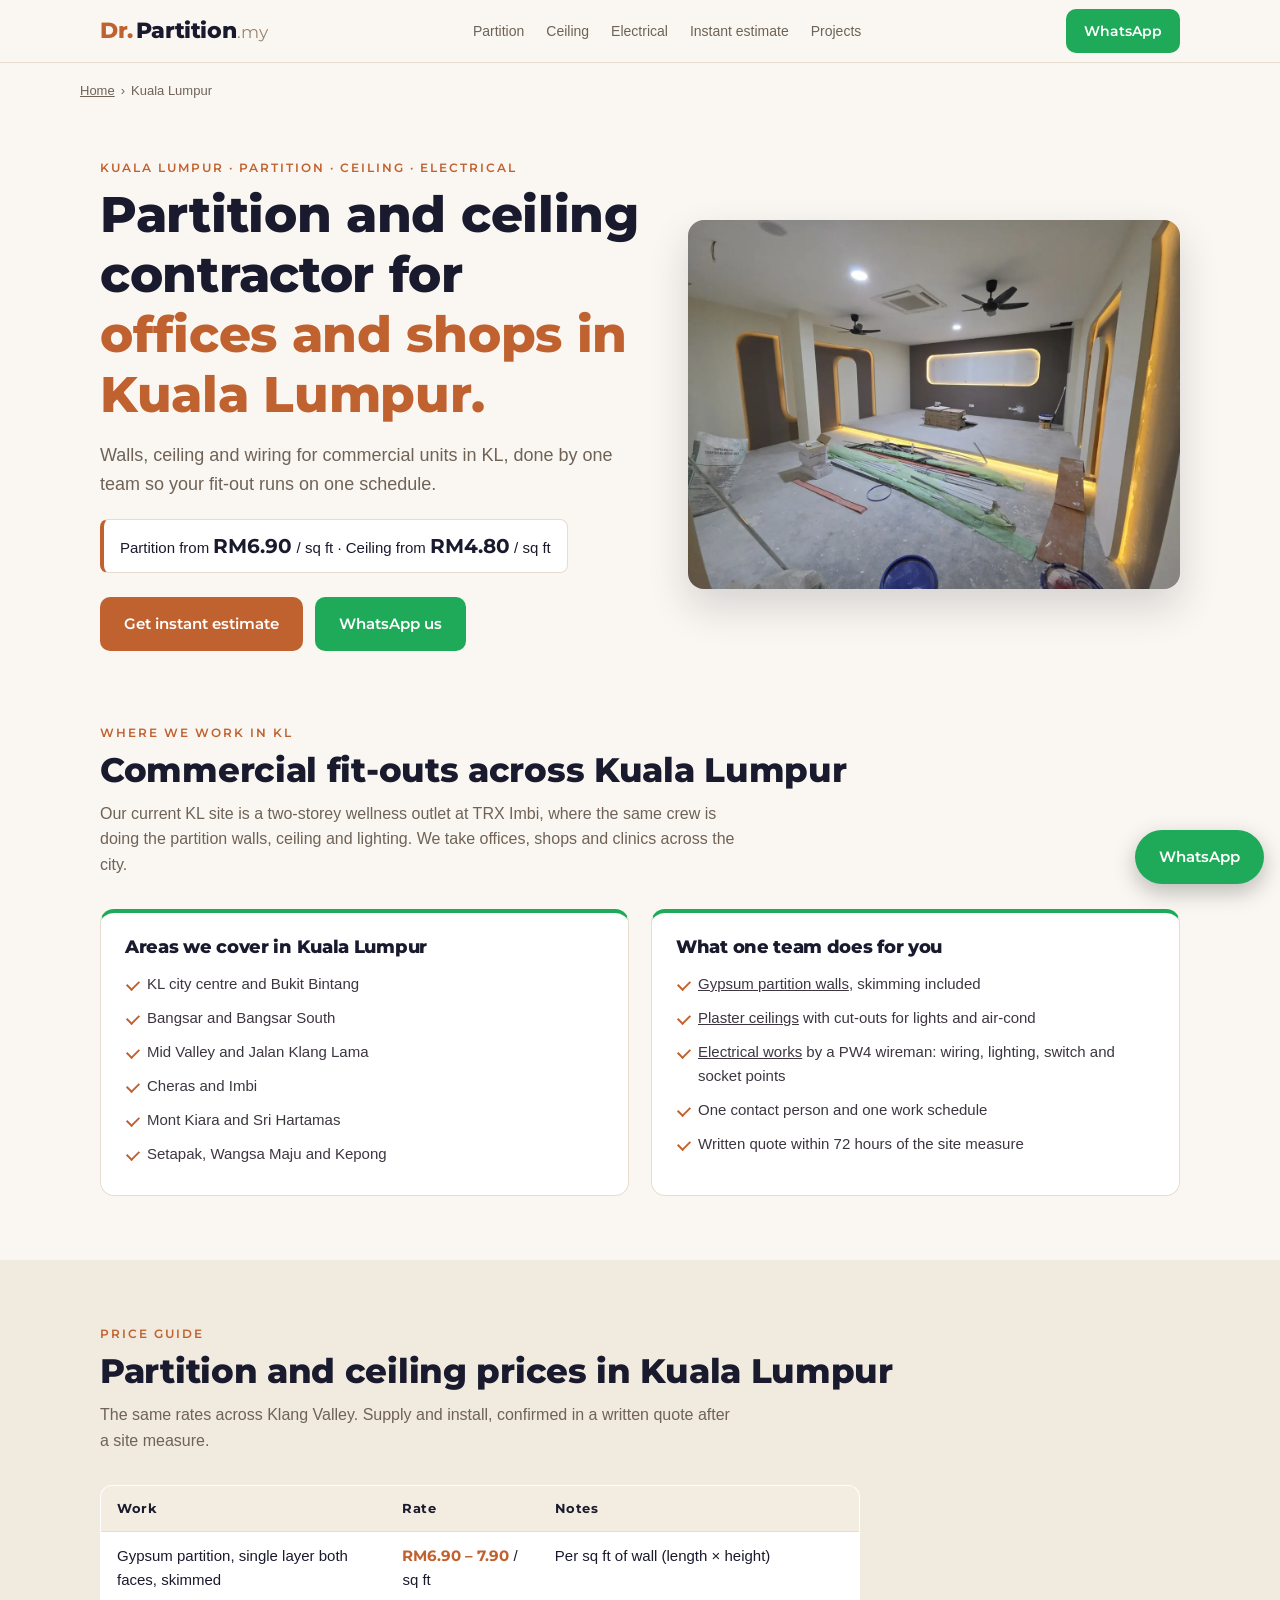
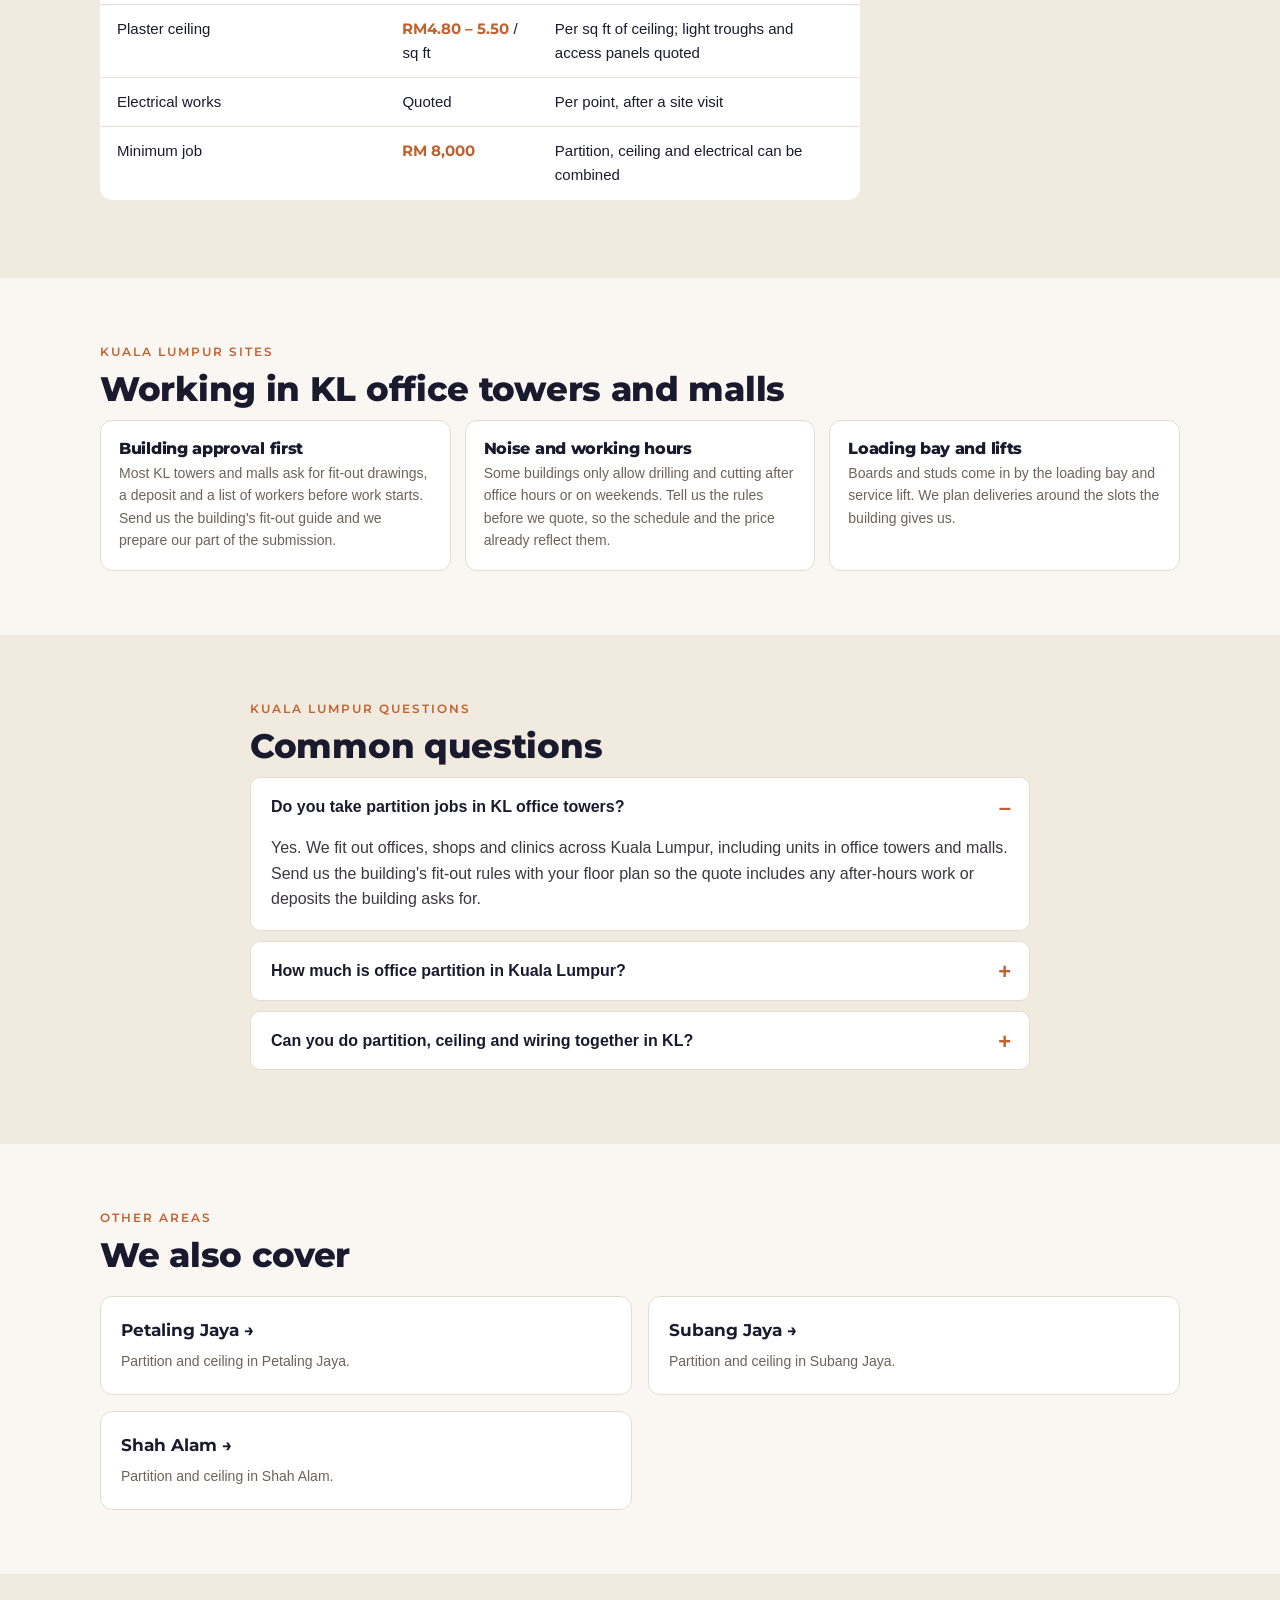
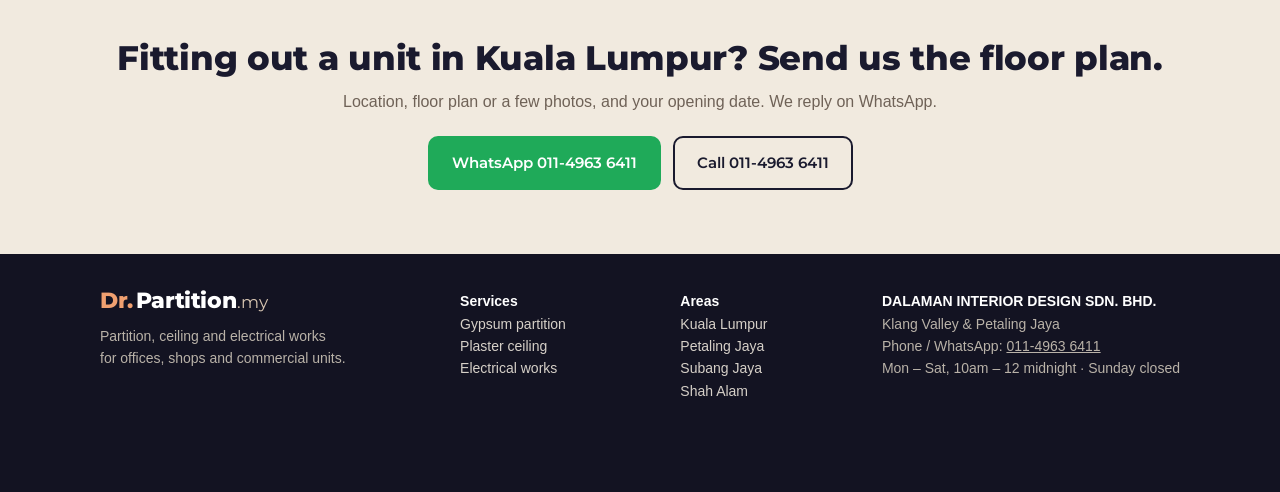
<file: partition-ceiling-kuala-lumpur/index.html>
<!DOCTYPE html>
<html lang="en-MY">
<head>
<meta charset="UTF-8">
<meta name="viewport" content="width=device-width, initial-scale=1">
<title>Office Partition &amp; Ceiling Contractor in Kuala Lumpur (KL) | Dr. Partition</title>
<meta name="description" content="Gypsum partition from RM6.90/sq ft and plaster ceiling from RM4.80/sq ft for offices, shops and clinics in Kuala Lumpur. One 40-man team for walls, ceiling and wiring. Jobs from RM 8,000.">
<link rel="canonical" href="https://drpartition.my/partition-ceiling-kuala-lumpur/">
<meta property="og:type" content="website">
<meta property="og:title" content="Office Partition &amp; Ceiling Contractor in Kuala Lumpur (KL) | Dr. Partition">
<meta property="og:description" content="Gypsum partition from RM6.90/sq ft and plaster ceiling from RM4.80/sq ft for offices, shops and clinics in Kuala Lumpur. One 40-man team for walls, ceiling and wiring. Jobs from RM 8,000.">
<meta property="og:url" content="https://drpartition.my/partition-ceiling-kuala-lumpur/">
<meta property="og:image" content="https://drpartition.my/img/b5-reception.webp">
<meta name="theme-color" content="#1a1a2e">
<link rel="icon" href="data:image/svg+xml,%3Csvg xmlns='http://www.w3.org/2000/svg' viewBox='0 0 64 64'%3E%3Crect width='64' height='64' rx='12' fill='%231a1a2e'/%3E%3Ctext x='32' y='44' font-family='Arial' font-weight='800' font-size='34' text-anchor='middle' fill='%23f0a070'%3EDr%3C/text%3E%3C/svg%3E">
<link rel="preconnect" href="https://fonts.googleapis.com">
<link rel="preconnect" href="https://fonts.gstatic.com" crossorigin>
<link rel="stylesheet" href="https://fonts.googleapis.com/css2?family=Montserrat:wght@400;600;800&display=swap">
<link rel="stylesheet" href="../css/site.css">
<script type="application/ld+json">
{
 "@context": "https://schema.org",
 "@type": "Service",
 "name": "Partition, ceiling and electrical works in Kuala Lumpur",
 "serviceType": "Commercial interior fit-out: gypsum partition, plaster ceiling, electrical",
 "url": "https://drpartition.my/partition-ceiling-kuala-lumpur/",
 "provider": {
  "@type": "GeneralContractor",
  "name": "Dr. Partition.my",
  "legalName": "DALAMAN INTERIOR DESIGN SDN. BHD.",
  "telephone": "+601149636411",
  "url": "https://drpartition.my/"
 },
 "areaServed": {
  "@type": "City",
  "name": "Kuala Lumpur"
 },
 "offers": [
  {
   "@type": "Offer",
   "name": "Gypsum partition, single layer both faces, skimming included",
   "priceSpecification": {
    "@type": "UnitPriceSpecification",
    "price": "6.90",
    "priceCurrency": "MYR",
    "unitText": "sq ft of wall"
   }
  },
  {
   "@type": "Offer",
   "name": "Plaster ceiling",
   "priceSpecification": {
    "@type": "UnitPriceSpecification",
    "price": "4.80",
    "priceCurrency": "MYR",
    "unitText": "sq ft of ceiling"
   }
  }
 ]
}
</script>
<script type="application/ld+json">
{
 "@context": "https://schema.org",
 "@type": "BreadcrumbList",
 "itemListElement": [
  {
   "@type": "ListItem",
   "position": 1,
   "name": "Home",
   "item": "https://drpartition.my/"
  },
  {
   "@type": "ListItem",
   "position": 2,
   "name": "Kuala Lumpur",
   "item": "https://drpartition.my/partition-ceiling-kuala-lumpur/"
  }
 ]
}
</script>
<script type="application/ld+json">
{
 "@context": "https://schema.org",
 "@type": "FAQPage",
 "mainEntity": [
  {
   "@type": "Question",
   "name": "Do you take partition jobs in KL office towers?",
   "acceptedAnswer": {
    "@type": "Answer",
    "text": "Yes. We fit out offices, shops and clinics across Kuala Lumpur, including units in office towers and malls. Send us the building's fit-out rules with your floor plan so the quote includes any after-hours work or deposits the building asks for."
   }
  },
  {
   "@type": "Question",
   "name": "How much is office partition in Kuala Lumpur?",
   "acceptedAnswer": {
    "@type": "Answer",
    "text": "Gypsum partition starts from RM6.90 per sq ft of wall area, with board on both faces and skimming included. Most KL jobs land between RM6.90 and RM7.90 per sq ft. Plaster ceiling starts from RM4.80 per sq ft."
   }
  },
  {
   "@type": "Question",
   "name": "Can you do partition, ceiling and wiring together in KL?",
   "acceptedAnswer": {
    "@type": "Answer",
    "text": "Yes. One team does all three, so the walls, ceiling and cabling are planned together and nothing has to be opened up twice. Jobs start from RM 8,000."
   }
  }
 ]
}
</script>
</head>
<body>

<header class="top">
  <div class="wrap">
    <a href="../" class="brand" aria-label="Dr. Partition.my home"><span class="b-dr">Dr.</span><span>Partition</span><span class="b-tld">.my</span></a>
    <nav aria-label="Pages">
      <a href="../gypsum-partition/">Partition</a>
      <a href="../plaster-ceiling/">Ceiling</a>
      <a href="../electrical/">Electrical</a>
      <a href="../#estimate">Instant estimate</a>
      <a href="../#projects">Projects</a>
    </nav>
    <a class="btn btn-wa btn-sm" data-wa="Hi Dr. Partition, I'd like a quote for a fit-out in Kuala Lumpur.">WhatsApp</a>
  </div>
</header>

<div class="wrap crumbs"><a href="../">Home</a><span>›</span>Kuala Lumpur</div>

<section class="hero">
  <div class="wrap">
    <div>
      <div class="eyebrow">Kuala Lumpur · Partition · Ceiling · Electrical</div>
      <h1>Partition and ceiling contractor for <em>offices and shops in Kuala Lumpur.</em></h1>
      <p class="sub">Walls, ceiling and wiring for commercial units in KL, done by one team so your fit-out runs on one schedule.</p>
      <div class="price-line">Partition from <b>RM6.90</b> / sq ft · Ceiling from <b>RM4.80</b> / sq ft</div>
      <div class="cta-row">
        <a class="btn btn-main" href="../#estimate">Get instant estimate</a>
        <a class="btn btn-wa" data-wa="Hi Dr. Partition, I'd like a quote for a fit-out in Kuala Lumpur.">WhatsApp us</a>
      </div>
    </div>
    <div class="hero-img"><img src="../img/b5-reception.webp" width="1200" height="900" alt="Commercial reception area fit-out with partition walls and ceiling in Kuala Lumpur" fetchpriority="high"></div>
  </div>
</section>

<section style="padding-top:24px">
  <div class="wrap">
    <div class="eyebrow">Where we work in KL</div>
    <h2>Commercial fit-outs across Kuala Lumpur</h2>
    <p class="lead">Our current KL site is a two-storey wellness outlet at TRX Imbi, where the same crew is doing the partition walls, ceiling and lighting. We take offices, shops and clinics across the city.</p>
    <div class="split">
      <div class="box-in">
        <h3>Areas we cover in Kuala Lumpur</h3>
        <ul class="ticks">
          <li>KL city centre and Bukit Bintang</li>
          <li>Bangsar and Bangsar South</li>
          <li>Mid Valley and Jalan Klang Lama</li>
          <li>Cheras and Imbi</li>
          <li>Mont Kiara and Sri Hartamas</li>
          <li>Setapak, Wangsa Maju and Kepong</li>
        </ul>
      </div>
      <div class="box-in">
        <h3>What one team does for you</h3>
        <ul class="ticks">
          <li><a href="../gypsum-partition/">Gypsum partition walls</a>, skimming included</li>
          <li><a href="../plaster-ceiling/">Plaster ceilings</a> with cut-outs for lights and air-cond</li>
          <li><a href="../electrical/">Electrical works</a> by a PW4 wireman: wiring, lighting, switch and socket points</li>
          <li>One contact person and one work schedule</li>
          <li>Written quote within 72 hours of the site measure</li>
        </ul>
      </div>
    </div>
  </div>
</section>

<section style="background:#f1eadf">
  <div class="wrap">
    <div class="eyebrow">Price guide</div>
    <h2>Partition and ceiling prices in Kuala Lumpur</h2>
    <p class="lead">The same rates across Klang Valley. Supply and install, confirmed in a written quote after a site measure.</p>
    <table class="price-table">
      <thead><tr><th>Work</th><th>Rate</th><th>Notes</th></tr></thead>
      <tbody>
        <tr><td>Gypsum partition, single layer both faces, skimmed</td><td><b>RM6.90 – 7.90</b> / sq ft</td><td>Per sq ft of wall (length × height)</td></tr>
        <tr><td>Plaster ceiling</td><td><b>RM4.80 – 5.50</b> / sq ft</td><td>Per sq ft of ceiling; light troughs and access panels quoted</td></tr>
        <tr><td>Electrical works</td><td>Quoted</td><td>Per point, after a site visit</td></tr>
        <tr><td>Minimum job</td><td><b>RM 8,000</b></td><td>Partition, ceiling and electrical can be combined</td></tr>
      </tbody>
    </table>
  </div>
</section>

<section>
  <div class="wrap">
    <div class="eyebrow">Kuala Lumpur sites</div>
    <h2>Working in KL office towers and malls</h2>
    <div class="uses">
      <div><h3>Building approval first</h3><p>Most KL towers and malls ask for fit-out drawings, a deposit and a list of workers before work starts. Send us the building's fit-out guide and we prepare our part of the submission.</p></div>
      <div><h3>Noise and working hours</h3><p>Some buildings only allow drilling and cutting after office hours or on weekends. Tell us the rules before we quote, so the schedule and the price already reflect them.</p></div>
      <div><h3>Loading bay and lifts</h3><p>Boards and studs come in by the loading bay and service lift. We plan deliveries around the slots the building gives us.</p></div>
    </div>
  </div>
</section>

<section id="faq" style="background:#f1eadf">
  <div class="wrap" style="max-width:820px">
    <div class="eyebrow">Kuala Lumpur questions</div>
    <h2>Common questions</h2>
    <details open><summary>Do you take partition jobs in KL office towers?</summary><p>Yes. We fit out offices, shops and clinics across Kuala Lumpur, including units in office towers and malls. Send us the building&#x27;s fit-out rules with your floor plan so the quote includes any after-hours work or deposits the building asks for.</p></details>
    <details><summary>How much is office partition in Kuala Lumpur?</summary><p>Gypsum partition starts from RM6.90 per sq ft of wall area, with board on both faces and skimming included. Most KL jobs land between RM6.90 and RM7.90 per sq ft. Plaster ceiling starts from RM4.80 per sq ft.</p></details>
    <details><summary>Can you do partition, ceiling and wiring together in KL?</summary><p>Yes. One team does all three, so the walls, ceiling and cabling are planned together and nothing has to be opened up twice. Jobs start from RM 8,000.</p></details>
  </div>
</section>

<section>
  <div class="wrap">
    <div class="eyebrow">Other areas</div>
    <h2>We also cover</h2>
    <div class="related" style="margin-top:20px">
      <a href="../partition-ceiling-petaling-jaya/"><b>Petaling Jaya →</b><span>Partition and ceiling in Petaling Jaya.</span></a>
      <a href="../partition-ceiling-subang-jaya/"><b>Subang Jaya →</b><span>Partition and ceiling in Subang Jaya.</span></a>
      <a href="../partition-ceiling-shah-alam/"><b>Shah Alam →</b><span>Partition and ceiling in Shah Alam.</span></a>
    </div>
  </div>
</section>

<section class="final" style="background:#f1eadf">
  <div class="wrap">
    <h2>Fitting out a unit in Kuala Lumpur? Send us the floor plan.</h2>
    <p style="color:var(--muted)">Location, floor plan or a few photos, and your opening date. We reply on WhatsApp.</p>
    <div class="cta-row">
      <a class="btn btn-wa" data-wa="Hi Dr. Partition, I'd like a quote for a fit-out in Kuala Lumpur. Location: ">WhatsApp 011-4963 6411</a>
      <a class="btn btn-line" href="tel:+601149636411">Call 011-4963 6411</a>
    </div>
  </div>
</section>

<footer>
  <div class="wrap">
    <div>
      <a href="../" class="brand on-dark"><span class="b-dr">Dr.</span><span>Partition</span><span class="b-tld">.my</span></a>
      <p style="margin-top:10px">Partition, ceiling and electrical works<br>for offices, shops and commercial units.</p>
    </div>
    <div class="links">
      <b>Services</b>
      <a href="../gypsum-partition/">Gypsum partition</a>
      <a href="../plaster-ceiling/">Plaster ceiling</a>
      <a href="../electrical/">Electrical works</a>
    </div>
    <div class="links">
      <b>Areas</b>
      <a href="../partition-ceiling-kuala-lumpur/">Kuala Lumpur</a>
      <a href="../partition-ceiling-petaling-jaya/">Petaling Jaya</a>
      <a href="../partition-ceiling-subang-jaya/">Subang Jaya</a>
      <a href="../partition-ceiling-shah-alam/">Shah Alam</a>
    </div>
    <div>
      <b>DALAMAN INTERIOR DESIGN SDN. BHD.</b><br>
      Klang Valley &amp; Petaling Jaya<br>
      Phone / WhatsApp: <a href="tel:+601149636411">011-4963 6411</a><br>
      Mon – Sat, 10am – 12 midnight · Sunday closed
    </div>
  </div>
</footer>

<a class="btn btn-wa float-wa" data-wa="Hi Dr. Partition, I'd like a quote for a fit-out in Kuala Lumpur." aria-label="WhatsApp Dr. Partition">WhatsApp</a>

<script>
document.querySelectorAll('[data-wa]').forEach(function (a) {
  a.href = 'https://wa.me/601149636411?text=' + encodeURIComponent(a.getAttribute('data-wa'));
  a.target = '_blank'; a.rel = 'noopener';
});
</script>
</body>
</html>
</file>
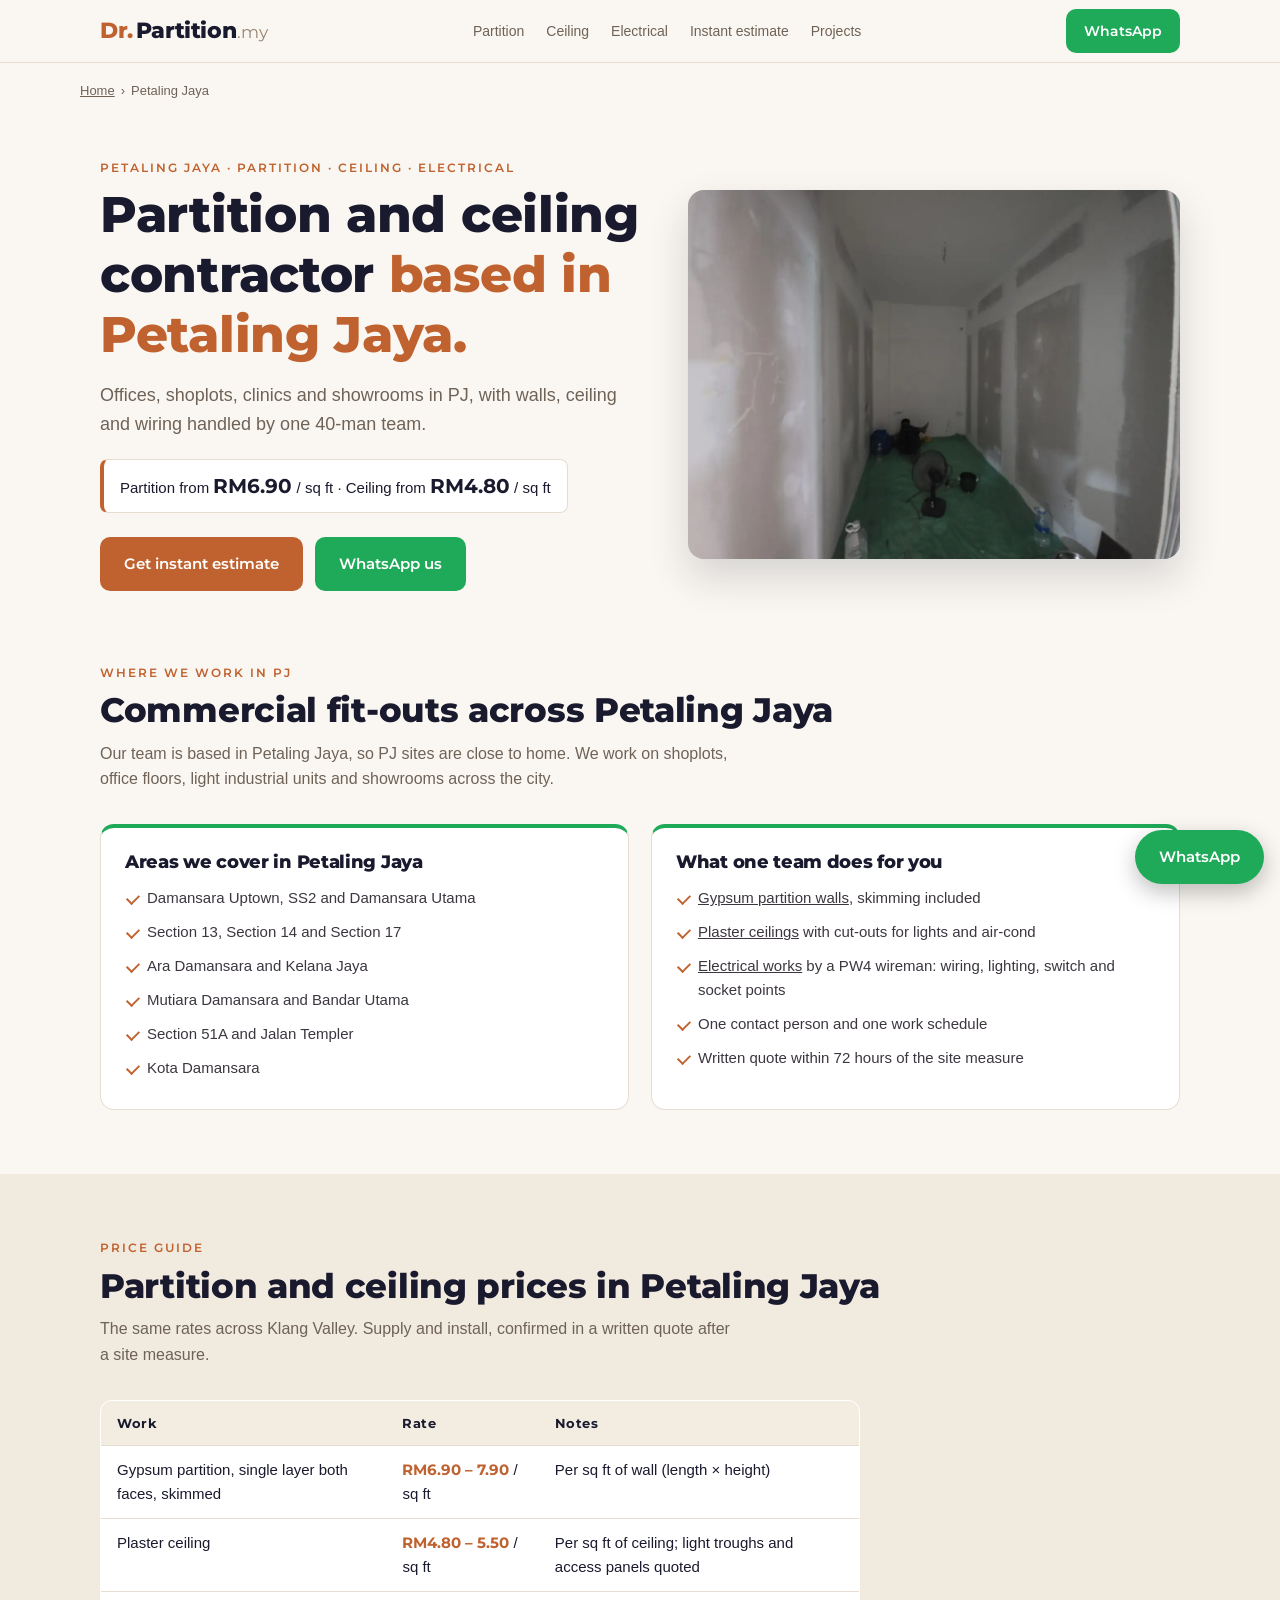
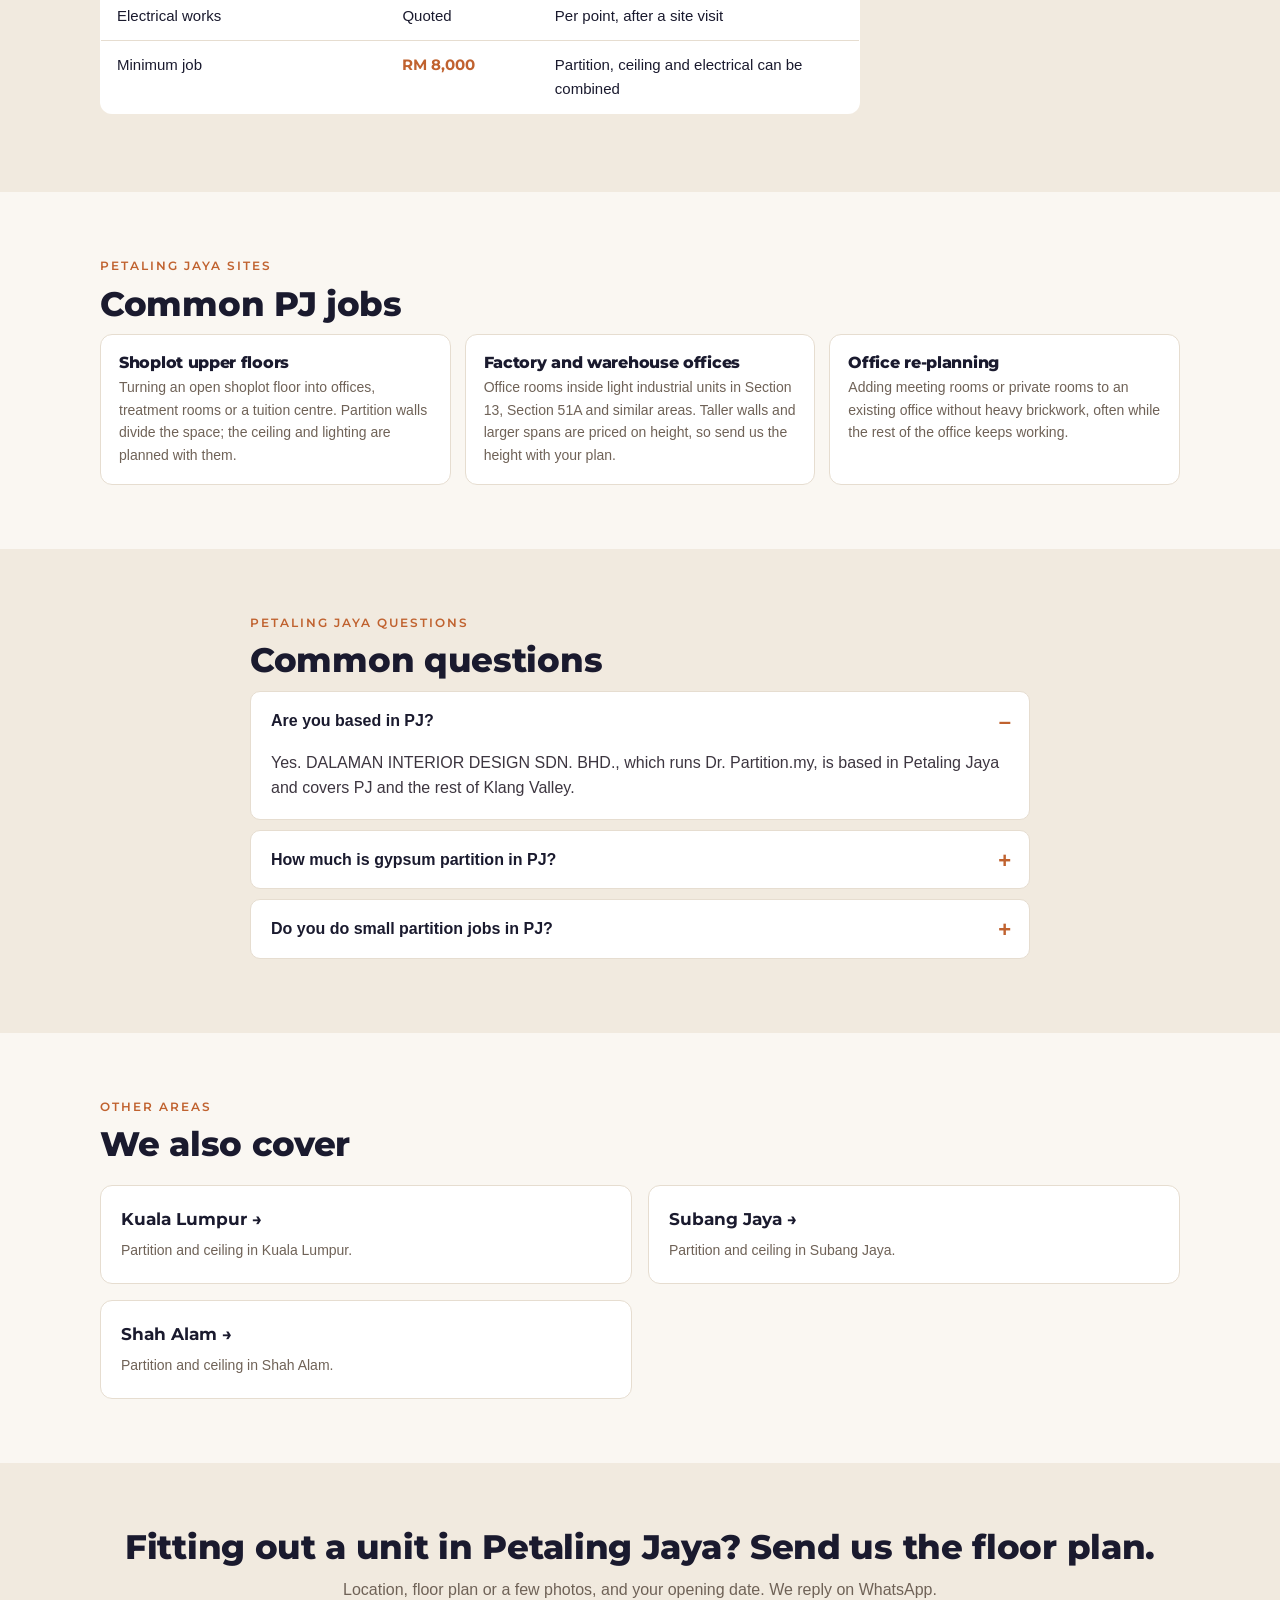
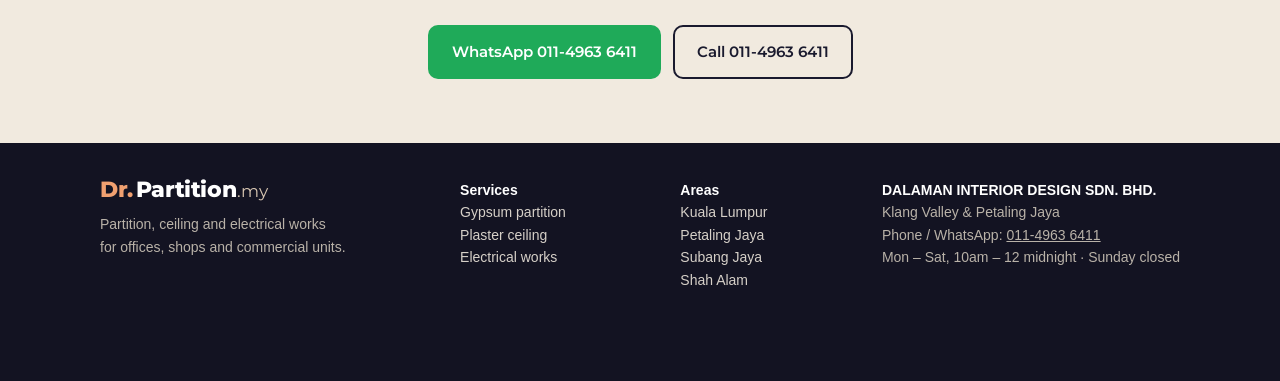
<file: partition-ceiling-petaling-jaya/index.html>
<!DOCTYPE html>
<html lang="en-MY">
<head>
<meta charset="UTF-8">
<meta name="viewport" content="width=device-width, initial-scale=1">
<title>Office Partition &amp; Ceiling Contractor in Petaling Jaya (PJ) | Dr. Partition</title>
<meta name="description" content="PJ-based team for gypsum partition from RM6.90/sq ft and plaster ceiling from RM4.80/sq ft. Offices, shoplots, clinics and showrooms in Petaling Jaya. Jobs from RM 8,000.">
<link rel="canonical" href="https://drpartition.my/partition-ceiling-petaling-jaya/">
<meta property="og:type" content="website">
<meta property="og:title" content="Office Partition &amp; Ceiling Contractor in Petaling Jaya (PJ) | Dr. Partition">
<meta property="og:description" content="PJ-based team for gypsum partition from RM6.90/sq ft and plaster ceiling from RM4.80/sq ft. Offices, shoplots, clinics and showrooms in Petaling Jaya. Jobs from RM 8,000.">
<meta property="og:url" content="https://drpartition.my/partition-ceiling-petaling-jaya/">
<meta property="og:image" content="https://drpartition.my/img/b3-rooms.webp">
<meta name="theme-color" content="#1a1a2e">
<link rel="icon" href="data:image/svg+xml,%3Csvg xmlns='http://www.w3.org/2000/svg' viewBox='0 0 64 64'%3E%3Crect width='64' height='64' rx='12' fill='%231a1a2e'/%3E%3Ctext x='32' y='44' font-family='Arial' font-weight='800' font-size='34' text-anchor='middle' fill='%23f0a070'%3EDr%3C/text%3E%3C/svg%3E">
<link rel="preconnect" href="https://fonts.googleapis.com">
<link rel="preconnect" href="https://fonts.gstatic.com" crossorigin>
<link rel="stylesheet" href="https://fonts.googleapis.com/css2?family=Montserrat:wght@400;600;800&display=swap">
<link rel="stylesheet" href="../css/site.css">
<script type="application/ld+json">
{
 "@context": "https://schema.org",
 "@type": "Service",
 "name": "Partition, ceiling and electrical works in Petaling Jaya",
 "serviceType": "Commercial interior fit-out: gypsum partition, plaster ceiling, electrical",
 "url": "https://drpartition.my/partition-ceiling-petaling-jaya/",
 "provider": {
  "@type": "GeneralContractor",
  "name": "Dr. Partition.my",
  "legalName": "DALAMAN INTERIOR DESIGN SDN. BHD.",
  "telephone": "+601149636411",
  "url": "https://drpartition.my/"
 },
 "areaServed": {
  "@type": "City",
  "name": "Petaling Jaya"
 },
 "offers": [
  {
   "@type": "Offer",
   "name": "Gypsum partition, single layer both faces, skimming included",
   "priceSpecification": {
    "@type": "UnitPriceSpecification",
    "price": "6.90",
    "priceCurrency": "MYR",
    "unitText": "sq ft of wall"
   }
  },
  {
   "@type": "Offer",
   "name": "Plaster ceiling",
   "priceSpecification": {
    "@type": "UnitPriceSpecification",
    "price": "4.80",
    "priceCurrency": "MYR",
    "unitText": "sq ft of ceiling"
   }
  }
 ]
}
</script>
<script type="application/ld+json">
{
 "@context": "https://schema.org",
 "@type": "BreadcrumbList",
 "itemListElement": [
  {
   "@type": "ListItem",
   "position": 1,
   "name": "Home",
   "item": "https://drpartition.my/"
  },
  {
   "@type": "ListItem",
   "position": 2,
   "name": "Petaling Jaya",
   "item": "https://drpartition.my/partition-ceiling-petaling-jaya/"
  }
 ]
}
</script>
<script type="application/ld+json">
{
 "@context": "https://schema.org",
 "@type": "FAQPage",
 "mainEntity": [
  {
   "@type": "Question",
   "name": "Are you based in PJ?",
   "acceptedAnswer": {
    "@type": "Answer",
    "text": "Yes. DALAMAN INTERIOR DESIGN SDN. BHD., which runs Dr. Partition.my, is based in Petaling Jaya and covers PJ and the rest of Klang Valley."
   }
  },
  {
   "@type": "Question",
   "name": "How much is gypsum partition in PJ?",
   "acceptedAnswer": {
    "@type": "Answer",
    "text": "Gypsum partition starts from RM6.90 per sq ft of wall area, supply and install, with metal studs, board on both faces and skimming included. Most PJ jobs land between RM6.90 and RM7.90 per sq ft."
   }
  },
  {
   "@type": "Question",
   "name": "Do you do small partition jobs in PJ?",
   "acceptedAnswer": {
    "@type": "Answer",
    "text": "Our minimum job is RM 8,000. That is about 1,150 sq ft of partition wall, or a smaller partition job combined with ceiling or electrical work."
   }
  }
 ]
}
</script>
</head>
<body>

<header class="top">
  <div class="wrap">
    <a href="../" class="brand" aria-label="Dr. Partition.my home"><span class="b-dr">Dr.</span><span>Partition</span><span class="b-tld">.my</span></a>
    <nav aria-label="Pages">
      <a href="../gypsum-partition/">Partition</a>
      <a href="../plaster-ceiling/">Ceiling</a>
      <a href="../electrical/">Electrical</a>
      <a href="../#estimate">Instant estimate</a>
      <a href="../#projects">Projects</a>
    </nav>
    <a class="btn btn-wa btn-sm" data-wa="Hi Dr. Partition, I'd like a quote for a fit-out in Petaling Jaya.">WhatsApp</a>
  </div>
</header>

<div class="wrap crumbs"><a href="../">Home</a><span>›</span>Petaling Jaya</div>

<section class="hero">
  <div class="wrap">
    <div>
      <div class="eyebrow">Petaling Jaya · Partition · Ceiling · Electrical</div>
      <h1>Partition and ceiling contractor <em>based in Petaling Jaya.</em></h1>
      <p class="sub">Offices, shoplots, clinics and showrooms in PJ, with walls, ceiling and wiring handled by one 40-man team.</p>
      <div class="price-line">Partition from <b>RM6.90</b> / sq ft · Ceiling from <b>RM4.80</b> / sq ft</div>
      <div class="cta-row">
        <a class="btn btn-main" href="../#estimate">Get instant estimate</a>
        <a class="btn btn-wa" data-wa="Hi Dr. Partition, I'd like a quote for a fit-out in Petaling Jaya.">WhatsApp us</a>
      </div>
    </div>
    <div class="hero-img"><img src="../img/b3-rooms.webp" width="1200" height="900" alt="Corridor of new gypsum partition rooms in a commercial unit" fetchpriority="high"></div>
  </div>
</section>

<section style="padding-top:24px">
  <div class="wrap">
    <div class="eyebrow">Where we work in PJ</div>
    <h2>Commercial fit-outs across Petaling Jaya</h2>
    <p class="lead">Our team is based in Petaling Jaya, so PJ sites are close to home. We work on shoplots, office floors, light industrial units and showrooms across the city.</p>
    <div class="split">
      <div class="box-in">
        <h3>Areas we cover in Petaling Jaya</h3>
        <ul class="ticks">
          <li>Damansara Uptown, SS2 and Damansara Utama</li>
          <li>Section 13, Section 14 and Section 17</li>
          <li>Ara Damansara and Kelana Jaya</li>
          <li>Mutiara Damansara and Bandar Utama</li>
          <li>Section 51A and Jalan Templer</li>
          <li>Kota Damansara</li>
        </ul>
      </div>
      <div class="box-in">
        <h3>What one team does for you</h3>
        <ul class="ticks">
          <li><a href="../gypsum-partition/">Gypsum partition walls</a>, skimming included</li>
          <li><a href="../plaster-ceiling/">Plaster ceilings</a> with cut-outs for lights and air-cond</li>
          <li><a href="../electrical/">Electrical works</a> by a PW4 wireman: wiring, lighting, switch and socket points</li>
          <li>One contact person and one work schedule</li>
          <li>Written quote within 72 hours of the site measure</li>
        </ul>
      </div>
    </div>
  </div>
</section>

<section style="background:#f1eadf">
  <div class="wrap">
    <div class="eyebrow">Price guide</div>
    <h2>Partition and ceiling prices in Petaling Jaya</h2>
    <p class="lead">The same rates across Klang Valley. Supply and install, confirmed in a written quote after a site measure.</p>
    <table class="price-table">
      <thead><tr><th>Work</th><th>Rate</th><th>Notes</th></tr></thead>
      <tbody>
        <tr><td>Gypsum partition, single layer both faces, skimmed</td><td><b>RM6.90 – 7.90</b> / sq ft</td><td>Per sq ft of wall (length × height)</td></tr>
        <tr><td>Plaster ceiling</td><td><b>RM4.80 – 5.50</b> / sq ft</td><td>Per sq ft of ceiling; light troughs and access panels quoted</td></tr>
        <tr><td>Electrical works</td><td>Quoted</td><td>Per point, after a site visit</td></tr>
        <tr><td>Minimum job</td><td><b>RM 8,000</b></td><td>Partition, ceiling and electrical can be combined</td></tr>
      </tbody>
    </table>
  </div>
</section>

<section>
  <div class="wrap">
    <div class="eyebrow">Petaling Jaya sites</div>
    <h2>Common PJ jobs</h2>
    <div class="uses">
      <div><h3>Shoplot upper floors</h3><p>Turning an open shoplot floor into offices, treatment rooms or a tuition centre. Partition walls divide the space; the ceiling and lighting are planned with them.</p></div>
      <div><h3>Factory and warehouse offices</h3><p>Office rooms inside light industrial units in Section 13, Section 51A and similar areas. Taller walls and larger spans are priced on height, so send us the height with your plan.</p></div>
      <div><h3>Office re-planning</h3><p>Adding meeting rooms or private rooms to an existing office without heavy brickwork, often while the rest of the office keeps working.</p></div>
    </div>
  </div>
</section>

<section id="faq" style="background:#f1eadf">
  <div class="wrap" style="max-width:820px">
    <div class="eyebrow">Petaling Jaya questions</div>
    <h2>Common questions</h2>
    <details open><summary>Are you based in PJ?</summary><p>Yes. DALAMAN INTERIOR DESIGN SDN. BHD., which runs Dr. Partition.my, is based in Petaling Jaya and covers PJ and the rest of Klang Valley.</p></details>
    <details><summary>How much is gypsum partition in PJ?</summary><p>Gypsum partition starts from RM6.90 per sq ft of wall area, supply and install, with metal studs, board on both faces and skimming included. Most PJ jobs land between RM6.90 and RM7.90 per sq ft.</p></details>
    <details><summary>Do you do small partition jobs in PJ?</summary><p>Our minimum job is RM 8,000. That is about 1,150 sq ft of partition wall, or a smaller partition job combined with ceiling or electrical work.</p></details>
  </div>
</section>

<section>
  <div class="wrap">
    <div class="eyebrow">Other areas</div>
    <h2>We also cover</h2>
    <div class="related" style="margin-top:20px">
      <a href="../partition-ceiling-kuala-lumpur/"><b>Kuala Lumpur →</b><span>Partition and ceiling in Kuala Lumpur.</span></a>
      <a href="../partition-ceiling-subang-jaya/"><b>Subang Jaya →</b><span>Partition and ceiling in Subang Jaya.</span></a>
      <a href="../partition-ceiling-shah-alam/"><b>Shah Alam →</b><span>Partition and ceiling in Shah Alam.</span></a>
    </div>
  </div>
</section>

<section class="final" style="background:#f1eadf">
  <div class="wrap">
    <h2>Fitting out a unit in Petaling Jaya? Send us the floor plan.</h2>
    <p style="color:var(--muted)">Location, floor plan or a few photos, and your opening date. We reply on WhatsApp.</p>
    <div class="cta-row">
      <a class="btn btn-wa" data-wa="Hi Dr. Partition, I'd like a quote for a fit-out in Petaling Jaya. Location: ">WhatsApp 011-4963 6411</a>
      <a class="btn btn-line" href="tel:+601149636411">Call 011-4963 6411</a>
    </div>
  </div>
</section>

<footer>
  <div class="wrap">
    <div>
      <a href="../" class="brand on-dark"><span class="b-dr">Dr.</span><span>Partition</span><span class="b-tld">.my</span></a>
      <p style="margin-top:10px">Partition, ceiling and electrical works<br>for offices, shops and commercial units.</p>
    </div>
    <div class="links">
      <b>Services</b>
      <a href="../gypsum-partition/">Gypsum partition</a>
      <a href="../plaster-ceiling/">Plaster ceiling</a>
      <a href="../electrical/">Electrical works</a>
    </div>
    <div class="links">
      <b>Areas</b>
      <a href="../partition-ceiling-kuala-lumpur/">Kuala Lumpur</a>
      <a href="../partition-ceiling-petaling-jaya/">Petaling Jaya</a>
      <a href="../partition-ceiling-subang-jaya/">Subang Jaya</a>
      <a href="../partition-ceiling-shah-alam/">Shah Alam</a>
    </div>
    <div>
      <b>DALAMAN INTERIOR DESIGN SDN. BHD.</b><br>
      Klang Valley &amp; Petaling Jaya<br>
      Phone / WhatsApp: <a href="tel:+601149636411">011-4963 6411</a><br>
      Mon – Sat, 10am – 12 midnight · Sunday closed
    </div>
  </div>
</footer>

<a class="btn btn-wa float-wa" data-wa="Hi Dr. Partition, I'd like a quote for a fit-out in Petaling Jaya." aria-label="WhatsApp Dr. Partition">WhatsApp</a>

<script>
document.querySelectorAll('[data-wa]').forEach(function (a) {
  a.href = 'https://wa.me/601149636411?text=' + encodeURIComponent(a.getAttribute('data-wa'));
  a.target = '_blank'; a.rel = 'noopener';
});
</script>
</body>
</html>
</file>
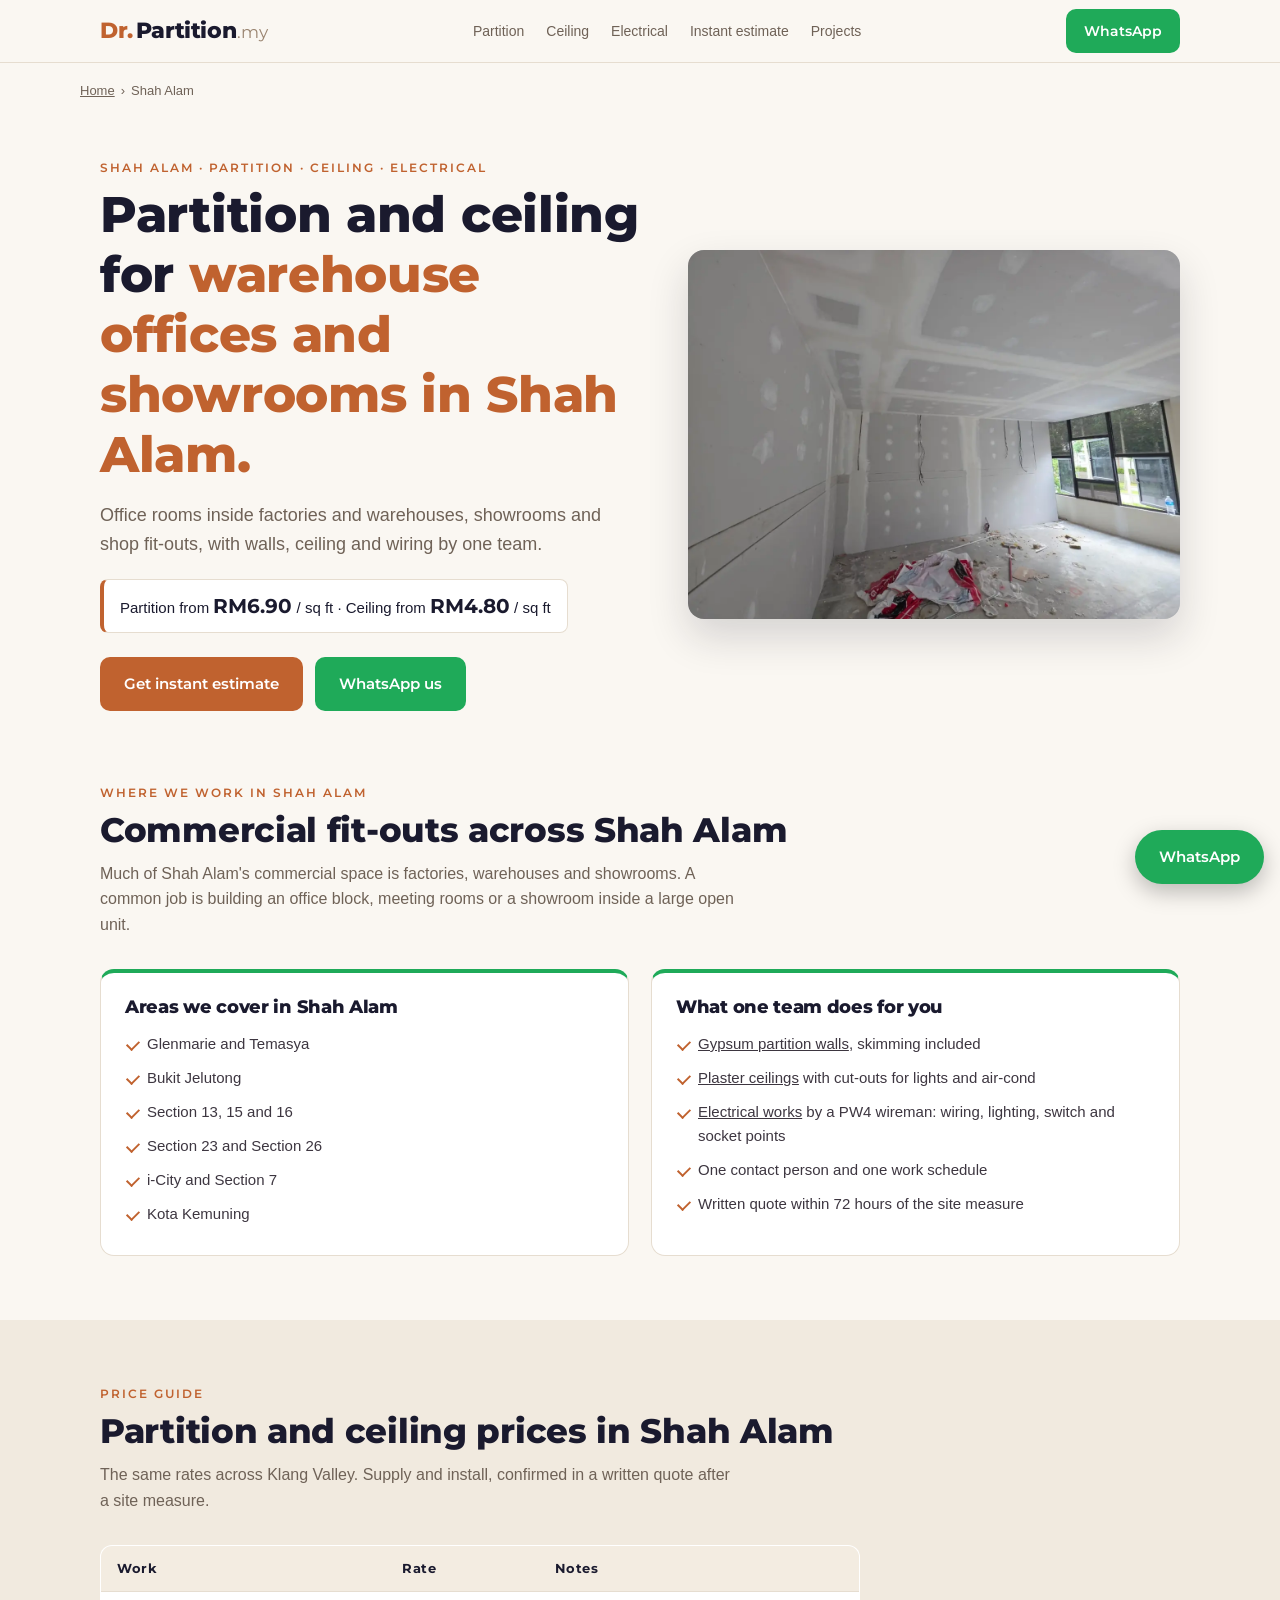
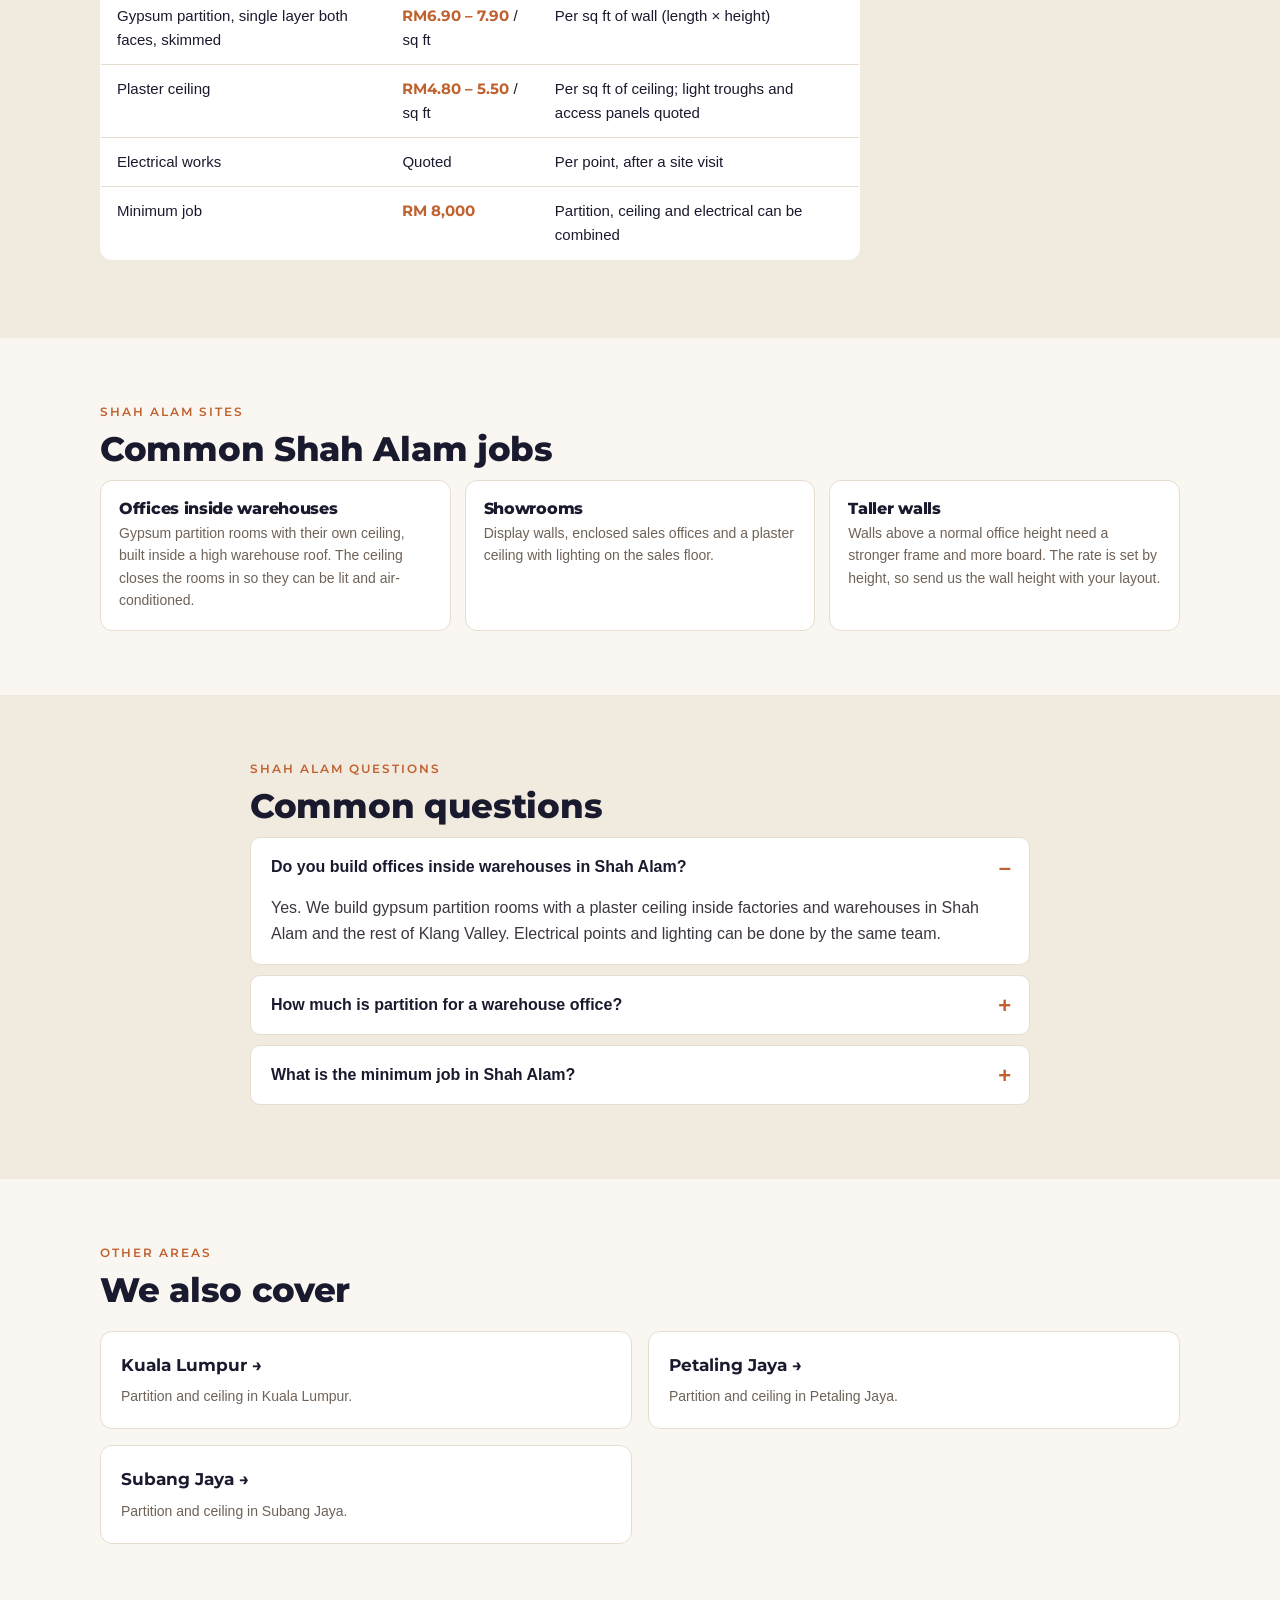
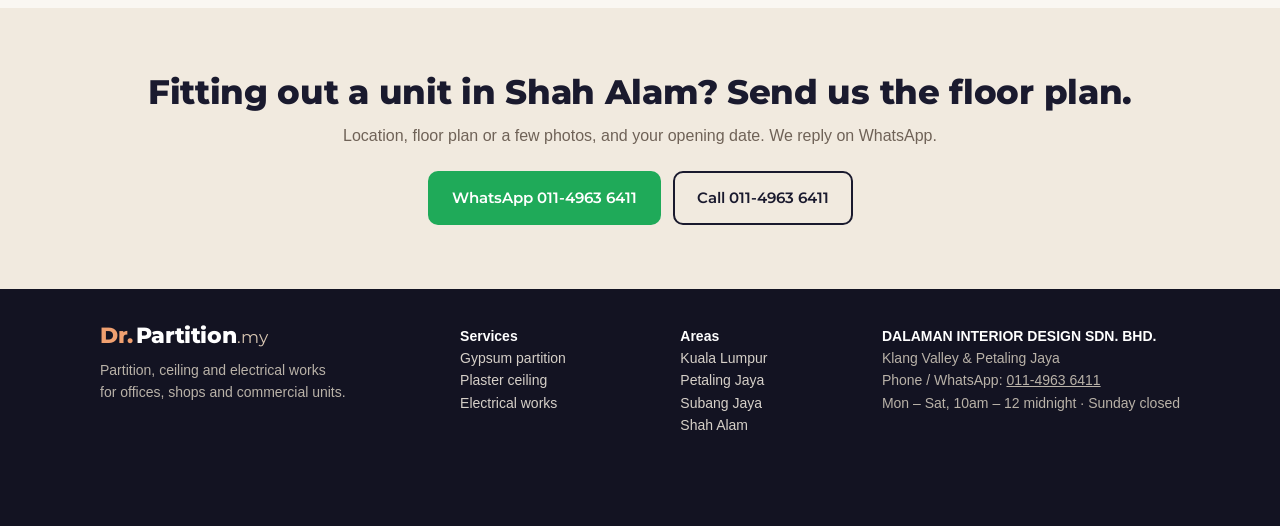
<file: partition-ceiling-shah-alam/index.html>
<!DOCTYPE html>
<html lang="en-MY">
<head>
<meta charset="UTF-8">
<meta name="viewport" content="width=device-width, initial-scale=1">
<title>Office Partition &amp; Ceiling Contractor in Shah Alam | Dr. Partition</title>
<meta name="description" content="Gypsum partition from RM6.90/sq ft and plaster ceiling from RM4.80/sq ft for warehouse offices, factories, showrooms and shops in Shah Alam and Glenmarie. Jobs from RM 8,000.">
<link rel="canonical" href="https://drpartition.my/partition-ceiling-shah-alam/">
<meta property="og:type" content="website">
<meta property="og:title" content="Office Partition &amp; Ceiling Contractor in Shah Alam | Dr. Partition">
<meta property="og:description" content="Gypsum partition from RM6.90/sq ft and plaster ceiling from RM4.80/sq ft for warehouse offices, factories, showrooms and shops in Shah Alam and Glenmarie. Jobs from RM 8,000.">
<meta property="og:url" content="https://drpartition.my/partition-ceiling-shah-alam/">
<meta property="og:image" content="https://drpartition.my/img/a6-walls-ceiling.webp">
<meta name="theme-color" content="#1a1a2e">
<link rel="icon" href="data:image/svg+xml,%3Csvg xmlns='http://www.w3.org/2000/svg' viewBox='0 0 64 64'%3E%3Crect width='64' height='64' rx='12' fill='%231a1a2e'/%3E%3Ctext x='32' y='44' font-family='Arial' font-weight='800' font-size='34' text-anchor='middle' fill='%23f0a070'%3EDr%3C/text%3E%3C/svg%3E">
<link rel="preconnect" href="https://fonts.googleapis.com">
<link rel="preconnect" href="https://fonts.gstatic.com" crossorigin>
<link rel="stylesheet" href="https://fonts.googleapis.com/css2?family=Montserrat:wght@400;600;800&display=swap">
<link rel="stylesheet" href="../css/site.css">
<script type="application/ld+json">
{
 "@context": "https://schema.org",
 "@type": "Service",
 "name": "Partition, ceiling and electrical works in Shah Alam",
 "serviceType": "Commercial interior fit-out: gypsum partition, plaster ceiling, electrical",
 "url": "https://drpartition.my/partition-ceiling-shah-alam/",
 "provider": {
  "@type": "GeneralContractor",
  "name": "Dr. Partition.my",
  "legalName": "DALAMAN INTERIOR DESIGN SDN. BHD.",
  "telephone": "+601149636411",
  "url": "https://drpartition.my/"
 },
 "areaServed": {
  "@type": "City",
  "name": "Shah Alam"
 },
 "offers": [
  {
   "@type": "Offer",
   "name": "Gypsum partition, single layer both faces, skimming included",
   "priceSpecification": {
    "@type": "UnitPriceSpecification",
    "price": "6.90",
    "priceCurrency": "MYR",
    "unitText": "sq ft of wall"
   }
  },
  {
   "@type": "Offer",
   "name": "Plaster ceiling",
   "priceSpecification": {
    "@type": "UnitPriceSpecification",
    "price": "4.80",
    "priceCurrency": "MYR",
    "unitText": "sq ft of ceiling"
   }
  }
 ]
}
</script>
<script type="application/ld+json">
{
 "@context": "https://schema.org",
 "@type": "BreadcrumbList",
 "itemListElement": [
  {
   "@type": "ListItem",
   "position": 1,
   "name": "Home",
   "item": "https://drpartition.my/"
  },
  {
   "@type": "ListItem",
   "position": 2,
   "name": "Shah Alam",
   "item": "https://drpartition.my/partition-ceiling-shah-alam/"
  }
 ]
}
</script>
<script type="application/ld+json">
{
 "@context": "https://schema.org",
 "@type": "FAQPage",
 "mainEntity": [
  {
   "@type": "Question",
   "name": "Do you build offices inside warehouses in Shah Alam?",
   "acceptedAnswer": {
    "@type": "Answer",
    "text": "Yes. We build gypsum partition rooms with a plaster ceiling inside factories and warehouses in Shah Alam and the rest of Klang Valley. Electrical points and lighting can be done by the same team."
   }
  },
  {
   "@type": "Question",
   "name": "How much is partition for a warehouse office?",
   "acceptedAnswer": {
    "@type": "Answer",
    "text": "Gypsum partition starts from RM6.90 per sq ft of wall area and most jobs land between RM6.90 and RM7.90 per sq ft. Taller walls sit at the upper end or are quoted on height. Plaster ceiling starts from RM4.80 per sq ft."
   }
  },
  {
   "@type": "Question",
   "name": "What is the minimum job in Shah Alam?",
   "acceptedAnswer": {
    "@type": "Answer",
    "text": "Our minimum job is RM 8,000, the same across Klang Valley. A small office block inside a warehouse usually passes this once walls and ceiling are combined."
   }
  }
 ]
}
</script>
</head>
<body>

<header class="top">
  <div class="wrap">
    <a href="../" class="brand" aria-label="Dr. Partition.my home"><span class="b-dr">Dr.</span><span>Partition</span><span class="b-tld">.my</span></a>
    <nav aria-label="Pages">
      <a href="../gypsum-partition/">Partition</a>
      <a href="../plaster-ceiling/">Ceiling</a>
      <a href="../electrical/">Electrical</a>
      <a href="../#estimate">Instant estimate</a>
      <a href="../#projects">Projects</a>
    </nav>
    <a class="btn btn-wa btn-sm" data-wa="Hi Dr. Partition, I'd like a quote for a fit-out in Shah Alam.">WhatsApp</a>
  </div>
</header>

<div class="wrap crumbs"><a href="../">Home</a><span>›</span>Shah Alam</div>

<section class="hero">
  <div class="wrap">
    <div>
      <div class="eyebrow">Shah Alam · Partition · Ceiling · Electrical</div>
      <h1>Partition and ceiling for <em>warehouse offices and showrooms in Shah Alam.</em></h1>
      <p class="sub">Office rooms inside factories and warehouses, showrooms and shop fit-outs, with walls, ceiling and wiring by one team.</p>
      <div class="price-line">Partition from <b>RM6.90</b> / sq ft · Ceiling from <b>RM4.80</b> / sq ft</div>
      <div class="cta-row">
        <a class="btn btn-main" href="../#estimate">Get instant estimate</a>
        <a class="btn btn-wa" data-wa="Hi Dr. Partition, I'd like a quote for a fit-out in Shah Alam.">WhatsApp us</a>
      </div>
    </div>
    <div class="hero-img"><img src="../img/a6-walls-ceiling.webp" width="1200" height="900" alt="Partition walls and ceiling boarded and jointed in a commercial fit-out" fetchpriority="high"></div>
  </div>
</section>

<section style="padding-top:24px">
  <div class="wrap">
    <div class="eyebrow">Where we work in Shah Alam</div>
    <h2>Commercial fit-outs across Shah Alam</h2>
    <p class="lead">Much of Shah Alam's commercial space is factories, warehouses and showrooms. A common job is building an office block, meeting rooms or a showroom inside a large open unit.</p>
    <div class="split">
      <div class="box-in">
        <h3>Areas we cover in Shah Alam</h3>
        <ul class="ticks">
          <li>Glenmarie and Temasya</li>
          <li>Bukit Jelutong</li>
          <li>Section 13, 15 and 16</li>
          <li>Section 23 and Section 26</li>
          <li>i-City and Section 7</li>
          <li>Kota Kemuning</li>
        </ul>
      </div>
      <div class="box-in">
        <h3>What one team does for you</h3>
        <ul class="ticks">
          <li><a href="../gypsum-partition/">Gypsum partition walls</a>, skimming included</li>
          <li><a href="../plaster-ceiling/">Plaster ceilings</a> with cut-outs for lights and air-cond</li>
          <li><a href="../electrical/">Electrical works</a> by a PW4 wireman: wiring, lighting, switch and socket points</li>
          <li>One contact person and one work schedule</li>
          <li>Written quote within 72 hours of the site measure</li>
        </ul>
      </div>
    </div>
  </div>
</section>

<section style="background:#f1eadf">
  <div class="wrap">
    <div class="eyebrow">Price guide</div>
    <h2>Partition and ceiling prices in Shah Alam</h2>
    <p class="lead">The same rates across Klang Valley. Supply and install, confirmed in a written quote after a site measure.</p>
    <table class="price-table">
      <thead><tr><th>Work</th><th>Rate</th><th>Notes</th></tr></thead>
      <tbody>
        <tr><td>Gypsum partition, single layer both faces, skimmed</td><td><b>RM6.90 – 7.90</b> / sq ft</td><td>Per sq ft of wall (length × height)</td></tr>
        <tr><td>Plaster ceiling</td><td><b>RM4.80 – 5.50</b> / sq ft</td><td>Per sq ft of ceiling; light troughs and access panels quoted</td></tr>
        <tr><td>Electrical works</td><td>Quoted</td><td>Per point, after a site visit</td></tr>
        <tr><td>Minimum job</td><td><b>RM 8,000</b></td><td>Partition, ceiling and electrical can be combined</td></tr>
      </tbody>
    </table>
  </div>
</section>

<section>
  <div class="wrap">
    <div class="eyebrow">Shah Alam sites</div>
    <h2>Common Shah Alam jobs</h2>
    <div class="uses">
      <div><h3>Offices inside warehouses</h3><p>Gypsum partition rooms with their own ceiling, built inside a high warehouse roof. The ceiling closes the rooms in so they can be lit and air-conditioned.</p></div>
      <div><h3>Showrooms</h3><p>Display walls, enclosed sales offices and a plaster ceiling with lighting on the sales floor.</p></div>
      <div><h3>Taller walls</h3><p>Walls above a normal office height need a stronger frame and more board. The rate is set by height, so send us the wall height with your layout.</p></div>
    </div>
  </div>
</section>

<section id="faq" style="background:#f1eadf">
  <div class="wrap" style="max-width:820px">
    <div class="eyebrow">Shah Alam questions</div>
    <h2>Common questions</h2>
    <details open><summary>Do you build offices inside warehouses in Shah Alam?</summary><p>Yes. We build gypsum partition rooms with a plaster ceiling inside factories and warehouses in Shah Alam and the rest of Klang Valley. Electrical points and lighting can be done by the same team.</p></details>
    <details><summary>How much is partition for a warehouse office?</summary><p>Gypsum partition starts from RM6.90 per sq ft of wall area and most jobs land between RM6.90 and RM7.90 per sq ft. Taller walls sit at the upper end or are quoted on height. Plaster ceiling starts from RM4.80 per sq ft.</p></details>
    <details><summary>What is the minimum job in Shah Alam?</summary><p>Our minimum job is RM 8,000, the same across Klang Valley. A small office block inside a warehouse usually passes this once walls and ceiling are combined.</p></details>
  </div>
</section>

<section>
  <div class="wrap">
    <div class="eyebrow">Other areas</div>
    <h2>We also cover</h2>
    <div class="related" style="margin-top:20px">
      <a href="../partition-ceiling-kuala-lumpur/"><b>Kuala Lumpur →</b><span>Partition and ceiling in Kuala Lumpur.</span></a>
      <a href="../partition-ceiling-petaling-jaya/"><b>Petaling Jaya →</b><span>Partition and ceiling in Petaling Jaya.</span></a>
      <a href="../partition-ceiling-subang-jaya/"><b>Subang Jaya →</b><span>Partition and ceiling in Subang Jaya.</span></a>
    </div>
  </div>
</section>

<section class="final" style="background:#f1eadf">
  <div class="wrap">
    <h2>Fitting out a unit in Shah Alam? Send us the floor plan.</h2>
    <p style="color:var(--muted)">Location, floor plan or a few photos, and your opening date. We reply on WhatsApp.</p>
    <div class="cta-row">
      <a class="btn btn-wa" data-wa="Hi Dr. Partition, I'd like a quote for a fit-out in Shah Alam. Location: ">WhatsApp 011-4963 6411</a>
      <a class="btn btn-line" href="tel:+601149636411">Call 011-4963 6411</a>
    </div>
  </div>
</section>

<footer>
  <div class="wrap">
    <div>
      <a href="../" class="brand on-dark"><span class="b-dr">Dr.</span><span>Partition</span><span class="b-tld">.my</span></a>
      <p style="margin-top:10px">Partition, ceiling and electrical works<br>for offices, shops and commercial units.</p>
    </div>
    <div class="links">
      <b>Services</b>
      <a href="../gypsum-partition/">Gypsum partition</a>
      <a href="../plaster-ceiling/">Plaster ceiling</a>
      <a href="../electrical/">Electrical works</a>
    </div>
    <div class="links">
      <b>Areas</b>
      <a href="../partition-ceiling-kuala-lumpur/">Kuala Lumpur</a>
      <a href="../partition-ceiling-petaling-jaya/">Petaling Jaya</a>
      <a href="../partition-ceiling-subang-jaya/">Subang Jaya</a>
      <a href="../partition-ceiling-shah-alam/">Shah Alam</a>
    </div>
    <div>
      <b>DALAMAN INTERIOR DESIGN SDN. BHD.</b><br>
      Klang Valley &amp; Petaling Jaya<br>
      Phone / WhatsApp: <a href="tel:+601149636411">011-4963 6411</a><br>
      Mon – Sat, 10am – 12 midnight · Sunday closed
    </div>
  </div>
</footer>

<a class="btn btn-wa float-wa" data-wa="Hi Dr. Partition, I'd like a quote for a fit-out in Shah Alam." aria-label="WhatsApp Dr. Partition">WhatsApp</a>

<script>
document.querySelectorAll('[data-wa]').forEach(function (a) {
  a.href = 'https://wa.me/601149636411?text=' + encodeURIComponent(a.getAttribute('data-wa'));
  a.target = '_blank'; a.rel = 'noopener';
});
</script>
</body>
</html>
</file>
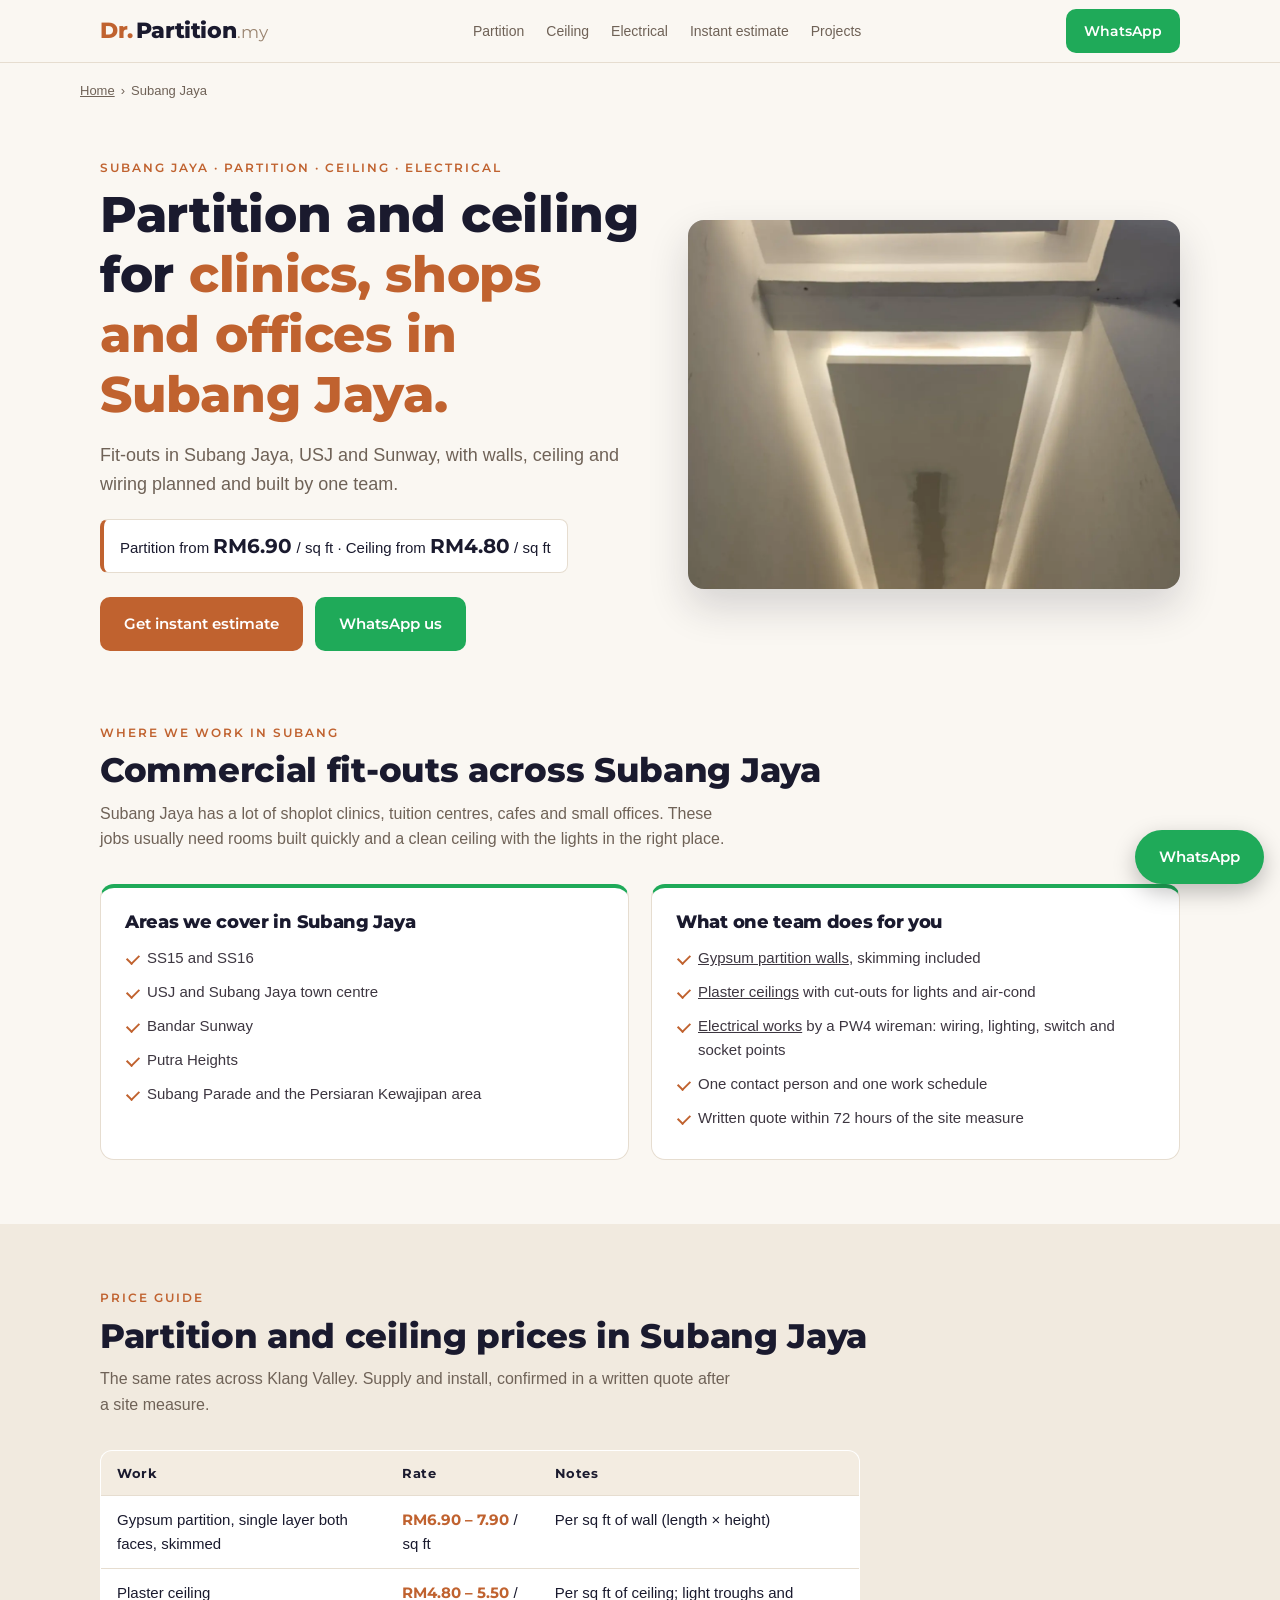
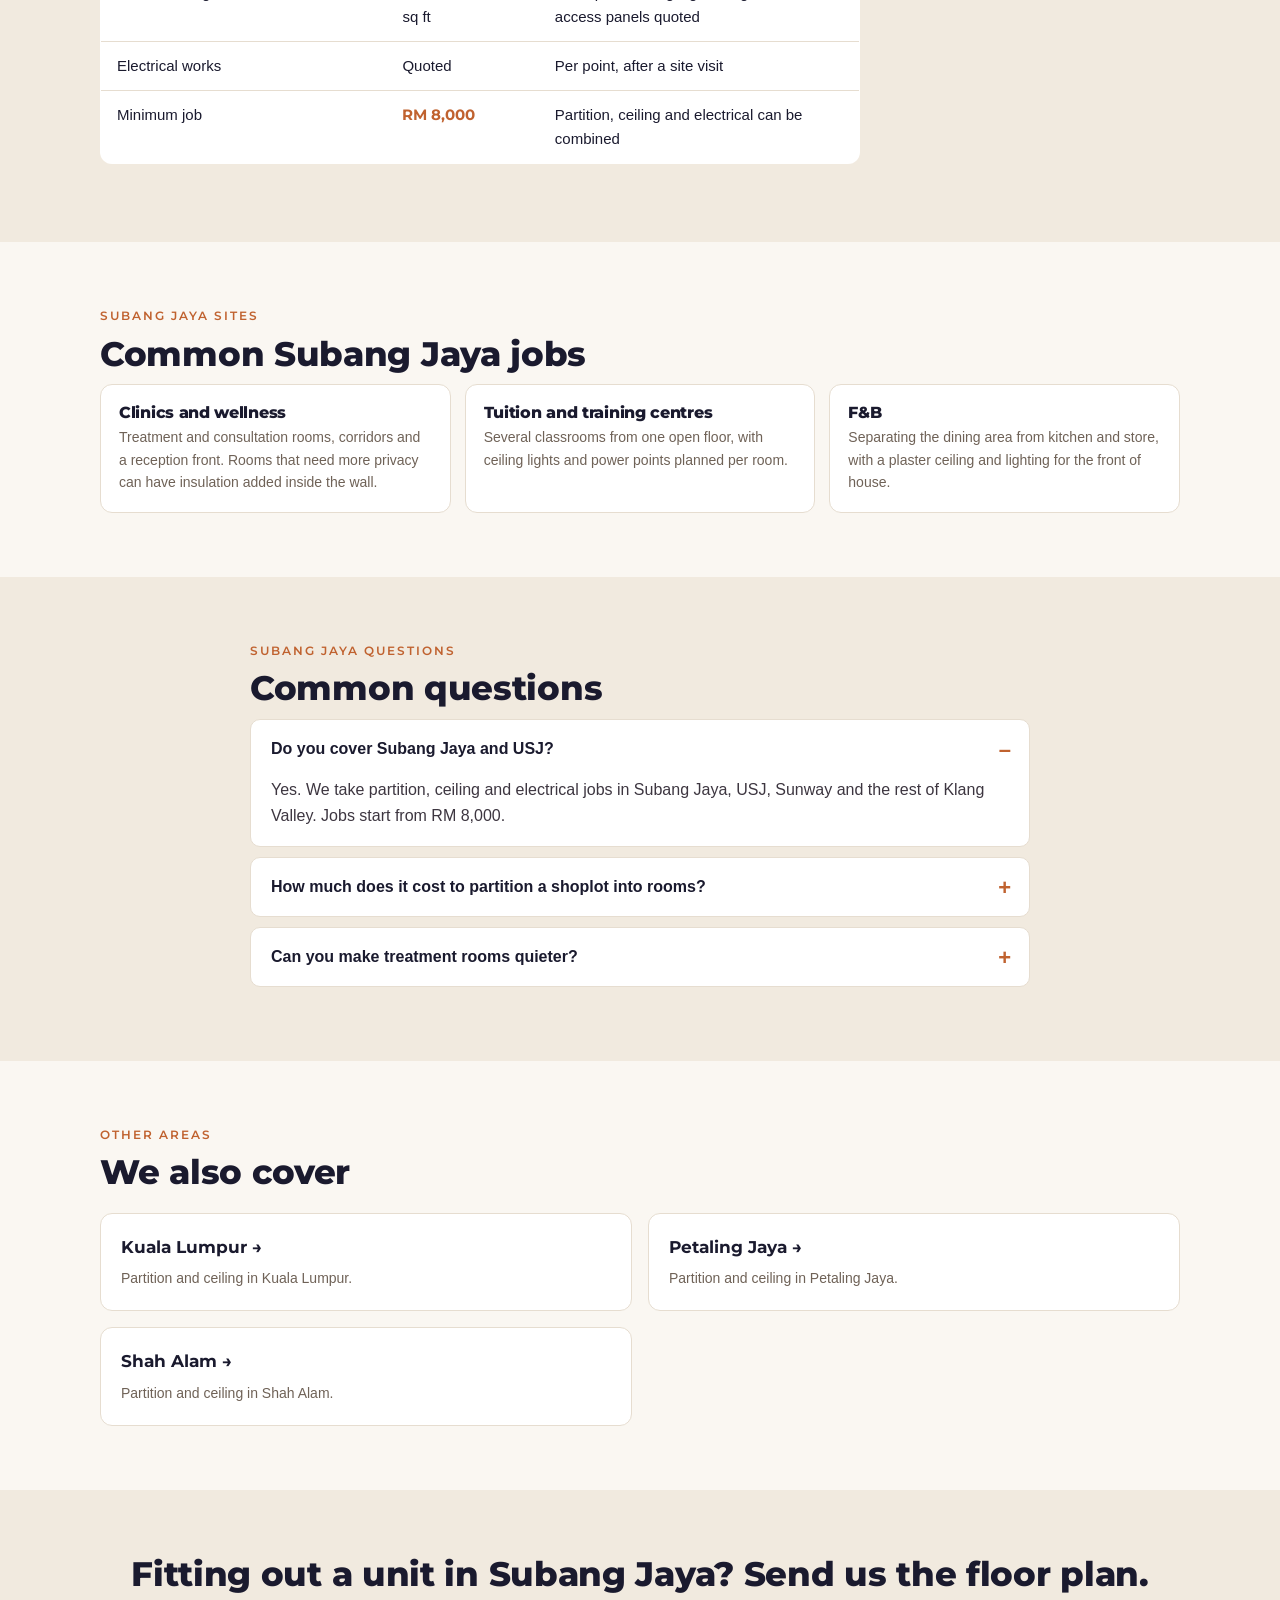
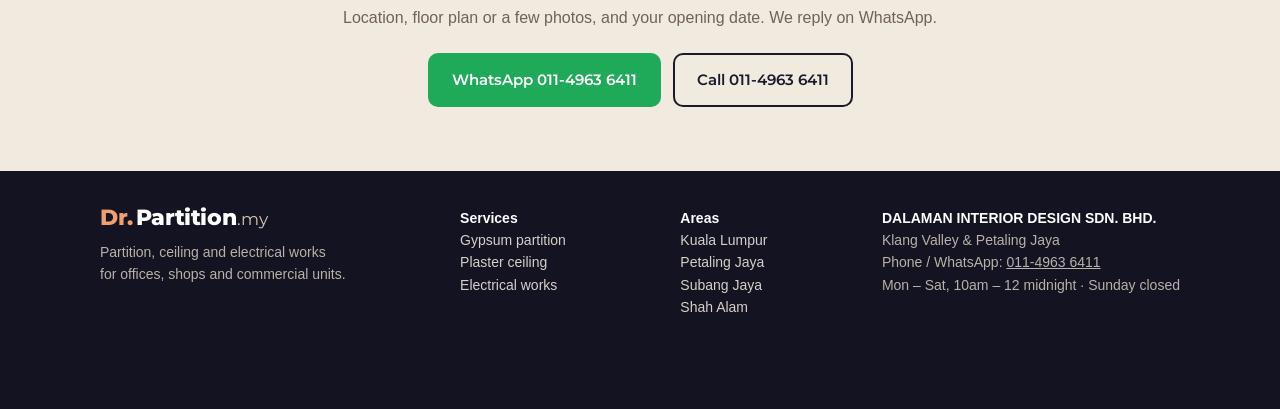
<file: partition-ceiling-subang-jaya/index.html>
<!DOCTYPE html>
<html lang="en-MY">
<head>
<meta charset="UTF-8">
<meta name="viewport" content="width=device-width, initial-scale=1">
<title>Partition &amp; Plaster Ceiling Contractor in Subang Jaya &amp; USJ | Dr. Partition</title>
<meta name="description" content="Gypsum partition from RM6.90/sq ft and plaster ceiling from RM4.80/sq ft for clinics, offices, shops and F&amp;B in Subang Jaya, USJ and Sunway. Jobs from RM 8,000.">
<link rel="canonical" href="https://drpartition.my/partition-ceiling-subang-jaya/">
<meta property="og:type" content="website">
<meta property="og:title" content="Partition &amp; Plaster Ceiling Contractor in Subang Jaya &amp; USJ | Dr. Partition">
<meta property="og:description" content="Gypsum partition from RM6.90/sq ft and plaster ceiling from RM4.80/sq ft for clinics, offices, shops and F&amp;B in Subang Jaya, USJ and Sunway. Jobs from RM 8,000.">
<meta property="og:url" content="https://drpartition.my/partition-ceiling-subang-jaya/">
<meta property="og:image" content="https://drpartition.my/img/b4-lit-ceiling.webp">
<meta name="theme-color" content="#1a1a2e">
<link rel="icon" href="data:image/svg+xml,%3Csvg xmlns='http://www.w3.org/2000/svg' viewBox='0 0 64 64'%3E%3Crect width='64' height='64' rx='12' fill='%231a1a2e'/%3E%3Ctext x='32' y='44' font-family='Arial' font-weight='800' font-size='34' text-anchor='middle' fill='%23f0a070'%3EDr%3C/text%3E%3C/svg%3E">
<link rel="preconnect" href="https://fonts.googleapis.com">
<link rel="preconnect" href="https://fonts.gstatic.com" crossorigin>
<link rel="stylesheet" href="https://fonts.googleapis.com/css2?family=Montserrat:wght@400;600;800&display=swap">
<link rel="stylesheet" href="../css/site.css">
<script type="application/ld+json">
{
 "@context": "https://schema.org",
 "@type": "Service",
 "name": "Partition, ceiling and electrical works in Subang Jaya",
 "serviceType": "Commercial interior fit-out: gypsum partition, plaster ceiling, electrical",
 "url": "https://drpartition.my/partition-ceiling-subang-jaya/",
 "provider": {
  "@type": "GeneralContractor",
  "name": "Dr. Partition.my",
  "legalName": "DALAMAN INTERIOR DESIGN SDN. BHD.",
  "telephone": "+601149636411",
  "url": "https://drpartition.my/"
 },
 "areaServed": {
  "@type": "City",
  "name": "Subang Jaya"
 },
 "offers": [
  {
   "@type": "Offer",
   "name": "Gypsum partition, single layer both faces, skimming included",
   "priceSpecification": {
    "@type": "UnitPriceSpecification",
    "price": "6.90",
    "priceCurrency": "MYR",
    "unitText": "sq ft of wall"
   }
  },
  {
   "@type": "Offer",
   "name": "Plaster ceiling",
   "priceSpecification": {
    "@type": "UnitPriceSpecification",
    "price": "4.80",
    "priceCurrency": "MYR",
    "unitText": "sq ft of ceiling"
   }
  }
 ]
}
</script>
<script type="application/ld+json">
{
 "@context": "https://schema.org",
 "@type": "BreadcrumbList",
 "itemListElement": [
  {
   "@type": "ListItem",
   "position": 1,
   "name": "Home",
   "item": "https://drpartition.my/"
  },
  {
   "@type": "ListItem",
   "position": 2,
   "name": "Subang Jaya",
   "item": "https://drpartition.my/partition-ceiling-subang-jaya/"
  }
 ]
}
</script>
<script type="application/ld+json">
{
 "@context": "https://schema.org",
 "@type": "FAQPage",
 "mainEntity": [
  {
   "@type": "Question",
   "name": "Do you cover Subang Jaya and USJ?",
   "acceptedAnswer": {
    "@type": "Answer",
    "text": "Yes. We take partition, ceiling and electrical jobs in Subang Jaya, USJ, Sunway and the rest of Klang Valley. Jobs start from RM 8,000."
   }
  },
  {
   "@type": "Question",
   "name": "How much does it cost to partition a shoplot into rooms?",
   "acceptedAnswer": {
    "@type": "Answer",
    "text": "Gypsum partition starts from RM6.90 per sq ft of wall area. For example, 120 ft of wall at 10 ft high is 1,200 sq ft, which comes to about RM 8,280 to RM 9,480 with skimming included. Doors and glass are quoted separately."
   }
  },
  {
   "@type": "Question",
   "name": "Can you make treatment rooms quieter?",
   "acceptedAnswer": {
    "@type": "Answer",
    "text": "Yes. A single-layer partition reduces noise but does not stop it. We can add insulation inside the wall, a second layer of board, or take the wall up to the slab. These are quoted separately."
   }
  }
 ]
}
</script>
</head>
<body>

<header class="top">
  <div class="wrap">
    <a href="../" class="brand" aria-label="Dr. Partition.my home"><span class="b-dr">Dr.</span><span>Partition</span><span class="b-tld">.my</span></a>
    <nav aria-label="Pages">
      <a href="../gypsum-partition/">Partition</a>
      <a href="../plaster-ceiling/">Ceiling</a>
      <a href="../electrical/">Electrical</a>
      <a href="../#estimate">Instant estimate</a>
      <a href="../#projects">Projects</a>
    </nav>
    <a class="btn btn-wa btn-sm" data-wa="Hi Dr. Partition, I'd like a quote for a fit-out in Subang Jaya.">WhatsApp</a>
  </div>
</header>

<div class="wrap crumbs"><a href="../">Home</a><span>›</span>Subang Jaya</div>

<section class="hero">
  <div class="wrap">
    <div>
      <div class="eyebrow">Subang Jaya · Partition · Ceiling · Electrical</div>
      <h1>Partition and ceiling for <em>clinics, shops and offices in Subang Jaya.</em></h1>
      <p class="sub">Fit-outs in Subang Jaya, USJ and Sunway, with walls, ceiling and wiring planned and built by one team.</p>
      <div class="price-line">Partition from <b>RM6.90</b> / sq ft · Ceiling from <b>RM4.80</b> / sq ft</div>
      <div class="cta-row">
        <a class="btn btn-main" href="../#estimate">Get instant estimate</a>
        <a class="btn btn-wa" data-wa="Hi Dr. Partition, I'd like a quote for a fit-out in Subang Jaya.">WhatsApp us</a>
      </div>
    </div>
    <div class="hero-img"><img src="../img/b4-lit-ceiling.webp" width="1200" height="900" alt="Finished plaster ceiling with lighting in a commercial unit" fetchpriority="high"></div>
  </div>
</section>

<section style="padding-top:24px">
  <div class="wrap">
    <div class="eyebrow">Where we work in Subang</div>
    <h2>Commercial fit-outs across Subang Jaya</h2>
    <p class="lead">Subang Jaya has a lot of shoplot clinics, tuition centres, cafes and small offices. These jobs usually need rooms built quickly and a clean ceiling with the lights in the right place.</p>
    <div class="split">
      <div class="box-in">
        <h3>Areas we cover in Subang Jaya</h3>
        <ul class="ticks">
          <li>SS15 and SS16</li>
          <li>USJ and Subang Jaya town centre</li>
          <li>Bandar Sunway</li>
          <li>Putra Heights</li>
          <li>Subang Parade and the Persiaran Kewajipan area</li>
        </ul>
      </div>
      <div class="box-in">
        <h3>What one team does for you</h3>
        <ul class="ticks">
          <li><a href="../gypsum-partition/">Gypsum partition walls</a>, skimming included</li>
          <li><a href="../plaster-ceiling/">Plaster ceilings</a> with cut-outs for lights and air-cond</li>
          <li><a href="../electrical/">Electrical works</a> by a PW4 wireman: wiring, lighting, switch and socket points</li>
          <li>One contact person and one work schedule</li>
          <li>Written quote within 72 hours of the site measure</li>
        </ul>
      </div>
    </div>
  </div>
</section>

<section style="background:#f1eadf">
  <div class="wrap">
    <div class="eyebrow">Price guide</div>
    <h2>Partition and ceiling prices in Subang Jaya</h2>
    <p class="lead">The same rates across Klang Valley. Supply and install, confirmed in a written quote after a site measure.</p>
    <table class="price-table">
      <thead><tr><th>Work</th><th>Rate</th><th>Notes</th></tr></thead>
      <tbody>
        <tr><td>Gypsum partition, single layer both faces, skimmed</td><td><b>RM6.90 – 7.90</b> / sq ft</td><td>Per sq ft of wall (length × height)</td></tr>
        <tr><td>Plaster ceiling</td><td><b>RM4.80 – 5.50</b> / sq ft</td><td>Per sq ft of ceiling; light troughs and access panels quoted</td></tr>
        <tr><td>Electrical works</td><td>Quoted</td><td>Per point, after a site visit</td></tr>
        <tr><td>Minimum job</td><td><b>RM 8,000</b></td><td>Partition, ceiling and electrical can be combined</td></tr>
      </tbody>
    </table>
  </div>
</section>

<section>
  <div class="wrap">
    <div class="eyebrow">Subang Jaya sites</div>
    <h2>Common Subang Jaya jobs</h2>
    <div class="uses">
      <div><h3>Clinics and wellness</h3><p>Treatment and consultation rooms, corridors and a reception front. Rooms that need more privacy can have insulation added inside the wall.</p></div>
      <div><h3>Tuition and training centres</h3><p>Several classrooms from one open floor, with ceiling lights and power points planned per room.</p></div>
      <div><h3>F&amp;B</h3><p>Separating the dining area from kitchen and store, with a plaster ceiling and lighting for the front of house.</p></div>
    </div>
  </div>
</section>

<section id="faq" style="background:#f1eadf">
  <div class="wrap" style="max-width:820px">
    <div class="eyebrow">Subang Jaya questions</div>
    <h2>Common questions</h2>
    <details open><summary>Do you cover Subang Jaya and USJ?</summary><p>Yes. We take partition, ceiling and electrical jobs in Subang Jaya, USJ, Sunway and the rest of Klang Valley. Jobs start from RM 8,000.</p></details>
    <details><summary>How much does it cost to partition a shoplot into rooms?</summary><p>Gypsum partition starts from RM6.90 per sq ft of wall area. For example, 120 ft of wall at 10 ft high is 1,200 sq ft, which comes to about RM 8,280 to RM 9,480 with skimming included. Doors and glass are quoted separately.</p></details>
    <details><summary>Can you make treatment rooms quieter?</summary><p>Yes. A single-layer partition reduces noise but does not stop it. We can add insulation inside the wall, a second layer of board, or take the wall up to the slab. These are quoted separately.</p></details>
  </div>
</section>

<section>
  <div class="wrap">
    <div class="eyebrow">Other areas</div>
    <h2>We also cover</h2>
    <div class="related" style="margin-top:20px">
      <a href="../partition-ceiling-kuala-lumpur/"><b>Kuala Lumpur →</b><span>Partition and ceiling in Kuala Lumpur.</span></a>
      <a href="../partition-ceiling-petaling-jaya/"><b>Petaling Jaya →</b><span>Partition and ceiling in Petaling Jaya.</span></a>
      <a href="../partition-ceiling-shah-alam/"><b>Shah Alam →</b><span>Partition and ceiling in Shah Alam.</span></a>
    </div>
  </div>
</section>

<section class="final" style="background:#f1eadf">
  <div class="wrap">
    <h2>Fitting out a unit in Subang Jaya? Send us the floor plan.</h2>
    <p style="color:var(--muted)">Location, floor plan or a few photos, and your opening date. We reply on WhatsApp.</p>
    <div class="cta-row">
      <a class="btn btn-wa" data-wa="Hi Dr. Partition, I'd like a quote for a fit-out in Subang Jaya. Location: ">WhatsApp 011-4963 6411</a>
      <a class="btn btn-line" href="tel:+601149636411">Call 011-4963 6411</a>
    </div>
  </div>
</section>

<footer>
  <div class="wrap">
    <div>
      <a href="../" class="brand on-dark"><span class="b-dr">Dr.</span><span>Partition</span><span class="b-tld">.my</span></a>
      <p style="margin-top:10px">Partition, ceiling and electrical works<br>for offices, shops and commercial units.</p>
    </div>
    <div class="links">
      <b>Services</b>
      <a href="../gypsum-partition/">Gypsum partition</a>
      <a href="../plaster-ceiling/">Plaster ceiling</a>
      <a href="../electrical/">Electrical works</a>
    </div>
    <div class="links">
      <b>Areas</b>
      <a href="../partition-ceiling-kuala-lumpur/">Kuala Lumpur</a>
      <a href="../partition-ceiling-petaling-jaya/">Petaling Jaya</a>
      <a href="../partition-ceiling-subang-jaya/">Subang Jaya</a>
      <a href="../partition-ceiling-shah-alam/">Shah Alam</a>
    </div>
    <div>
      <b>DALAMAN INTERIOR DESIGN SDN. BHD.</b><br>
      Klang Valley &amp; Petaling Jaya<br>
      Phone / WhatsApp: <a href="tel:+601149636411">011-4963 6411</a><br>
      Mon – Sat, 10am – 12 midnight · Sunday closed
    </div>
  </div>
</footer>

<a class="btn btn-wa float-wa" data-wa="Hi Dr. Partition, I'd like a quote for a fit-out in Subang Jaya." aria-label="WhatsApp Dr. Partition">WhatsApp</a>

<script>
document.querySelectorAll('[data-wa]').forEach(function (a) {
  a.href = 'https://wa.me/601149636411?text=' + encodeURIComponent(a.getAttribute('data-wa'));
  a.target = '_blank'; a.rel = 'noopener';
});
</script>
</body>
</html>
</file>
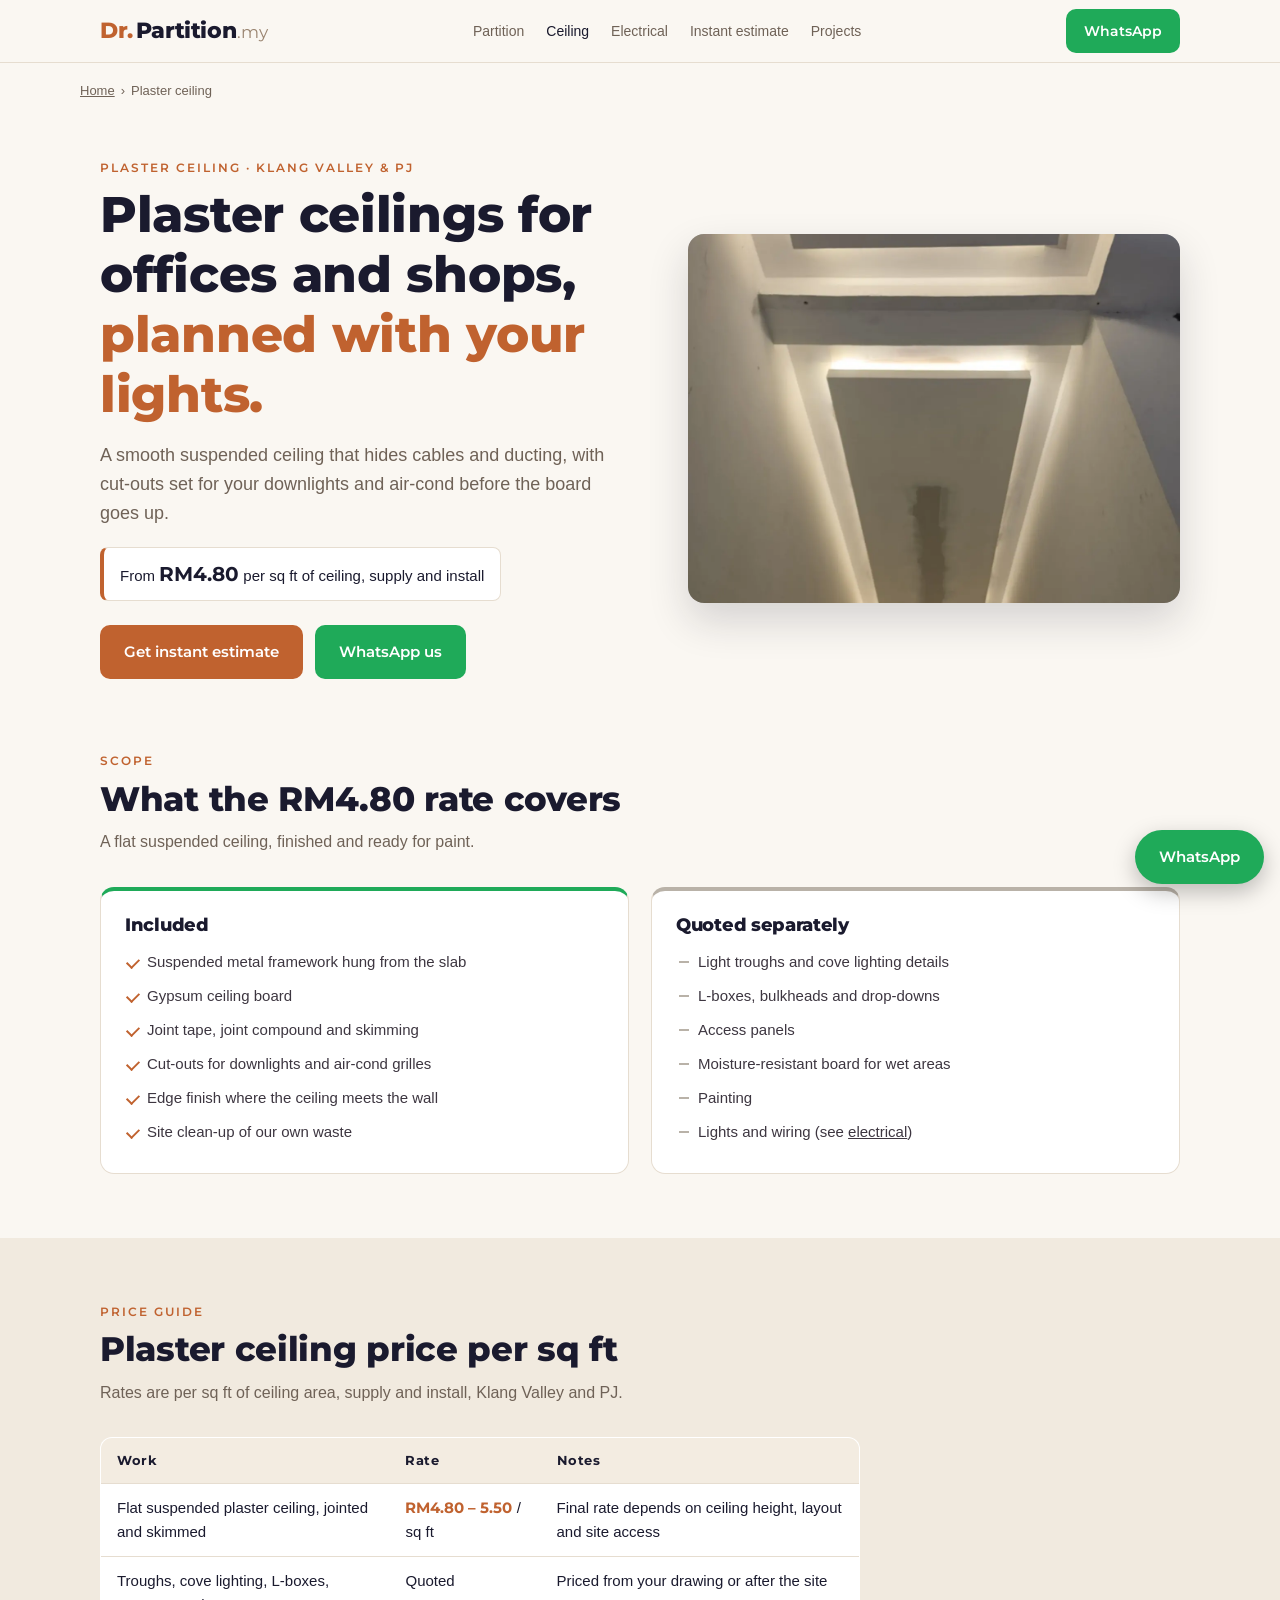
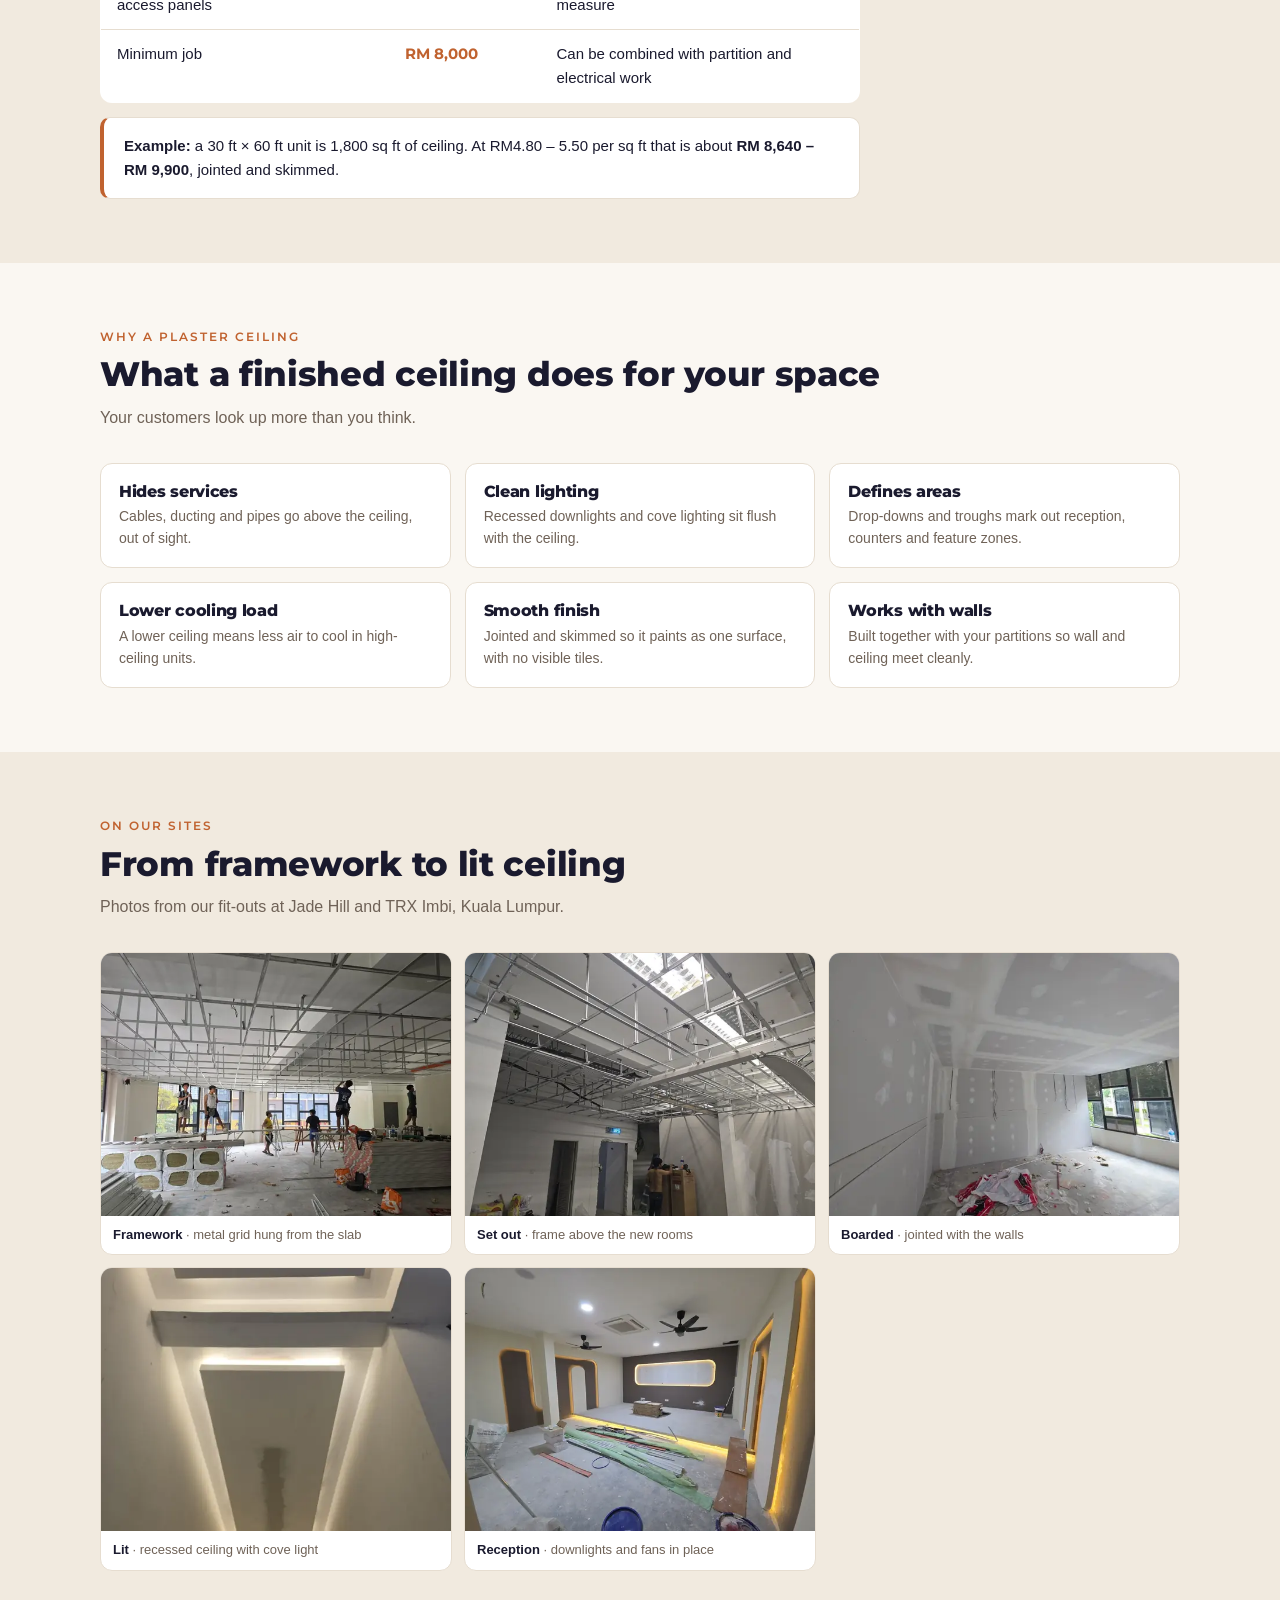
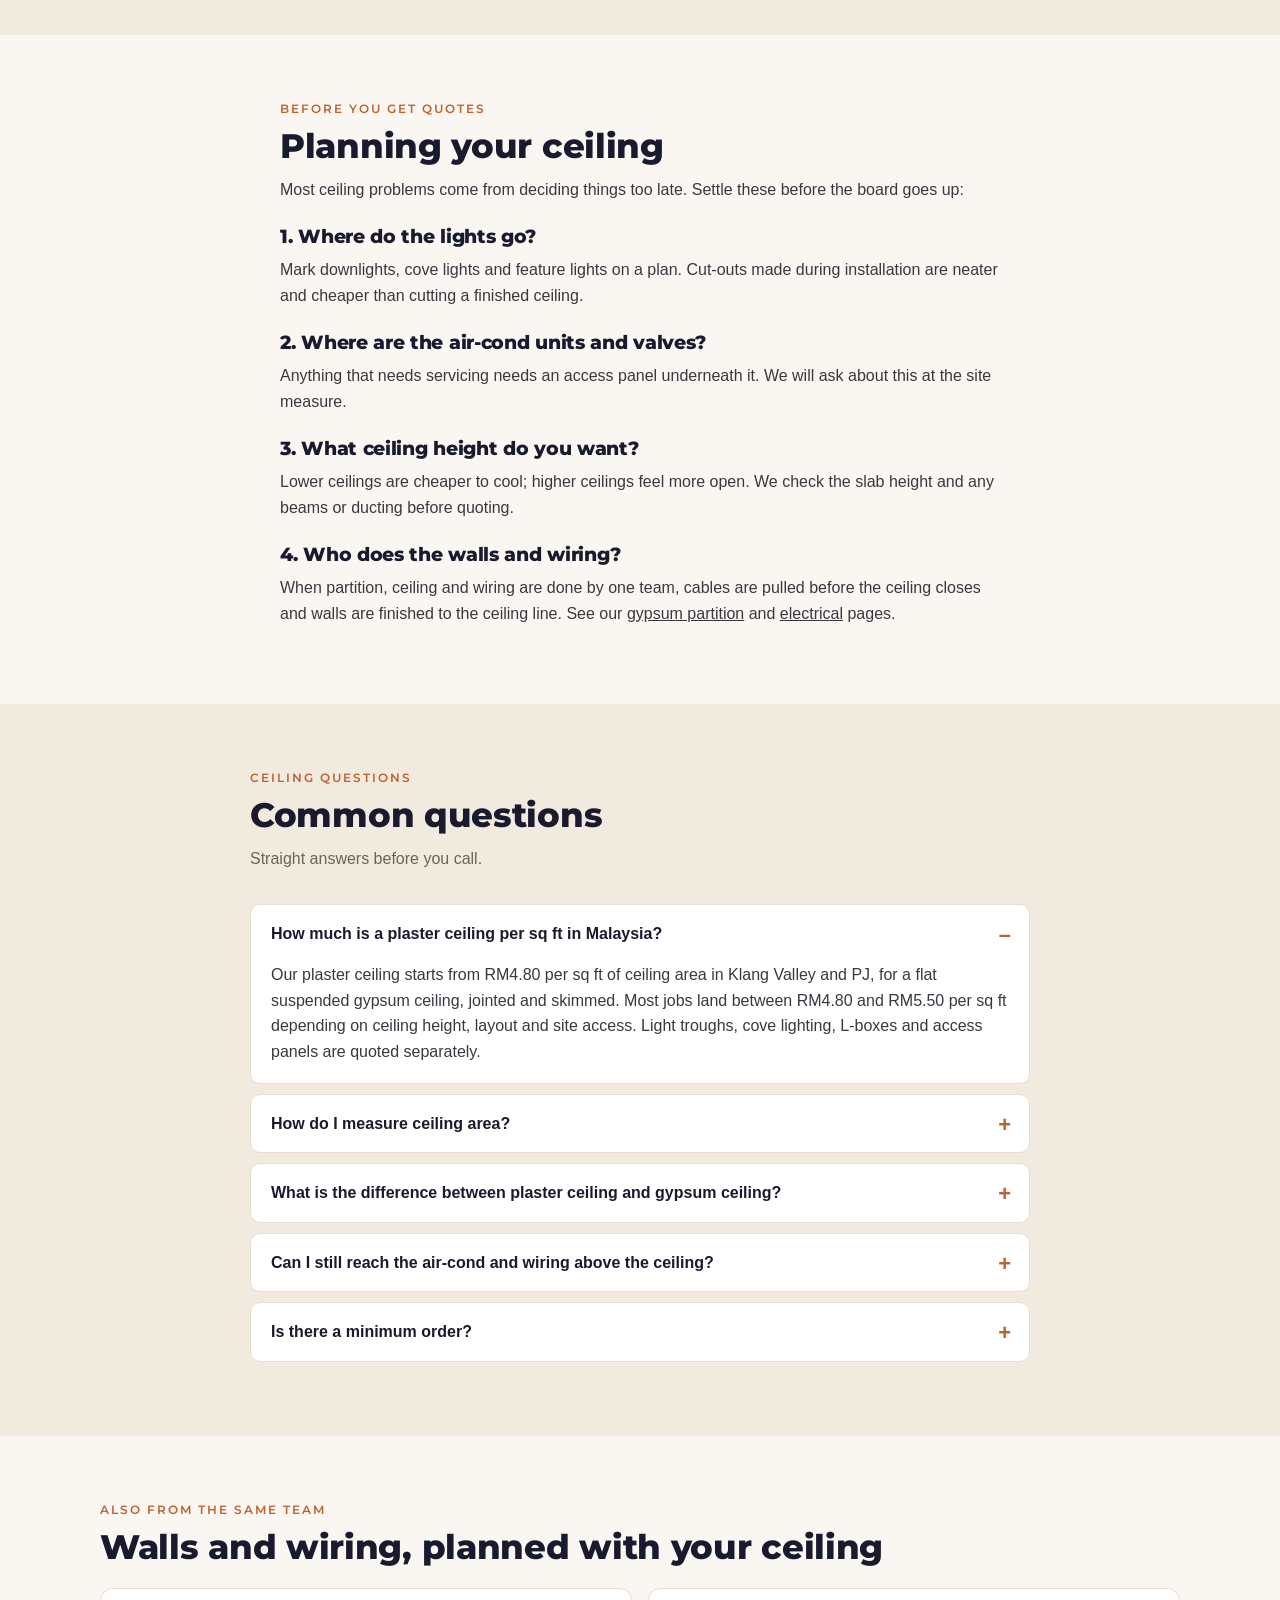
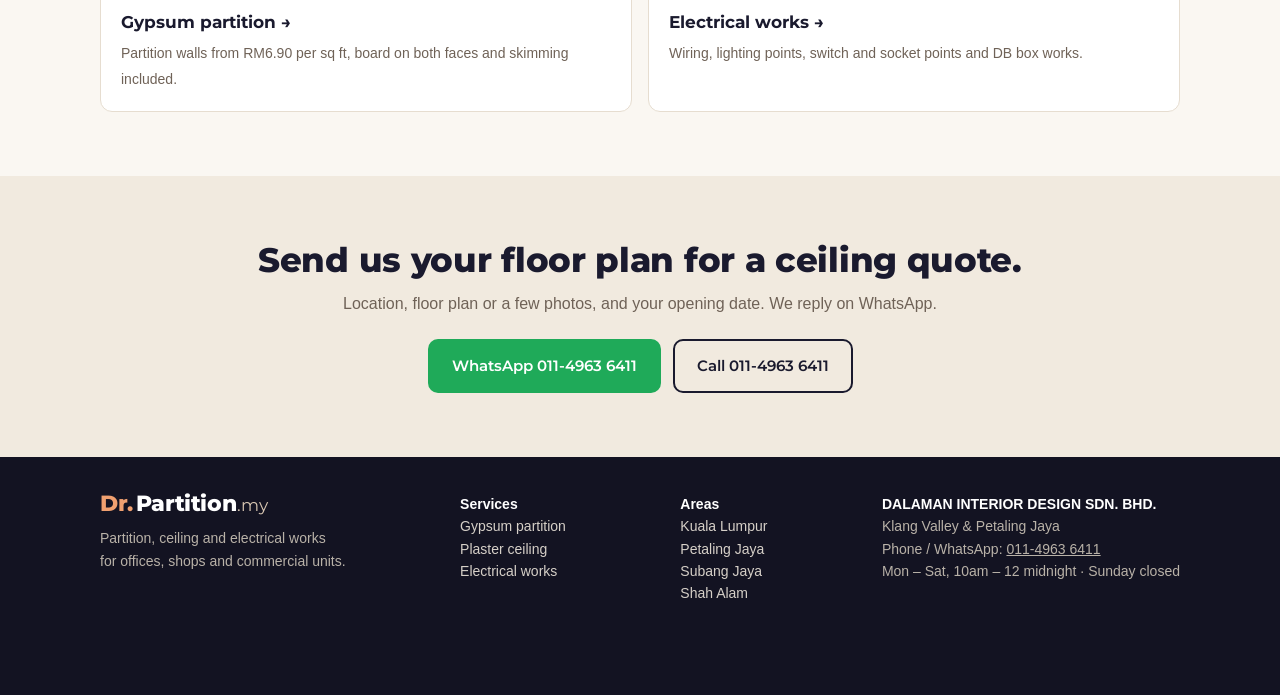
<file: plaster-ceiling/index.html>
<!DOCTYPE html>
<html lang="en-MY">
<head>
<meta charset="UTF-8">
<meta name="viewport" content="width=device-width, initial-scale=1">
<title>Plaster Ceiling from RM4.80/sq ft | Offices &amp; Shops, Klang Valley | Dr. Partition</title>
<meta name="description" content="Suspended plaster and gypsum ceilings for offices, shops and clinics in Klang Valley and PJ. From RM4.80 per sq ft, jointed and skimmed, with cut-outs for lights and air-cond. Jobs from RM 8,000.">
<link rel="canonical" href="https://drpartition.my/plaster-ceiling/">
<meta property="og:type" content="website">
<meta property="og:title" content="Plaster Ceiling from RM4.80 per sq ft | Dr. Partition">
<meta property="og:description" content="Suspended gypsum ceilings for offices and shops in Klang Valley and PJ, planned together with your walls and lighting.">
<meta property="og:url" content="https://drpartition.my/plaster-ceiling/">
<meta property="og:image" content="https://drpartition.my/img/b4-lit-ceiling.webp">
<meta name="theme-color" content="#1a1a2e">
<link rel="icon" href="data:image/svg+xml,%3Csvg xmlns='http://www.w3.org/2000/svg' viewBox='0 0 64 64'%3E%3Crect width='64' height='64' rx='12' fill='%231a1a2e'/%3E%3Ctext x='32' y='44' font-family='Arial' font-weight='800' font-size='34' text-anchor='middle' fill='%23f0a070'%3EDr%3C/text%3E%3C/svg%3E">
<link rel="preconnect" href="https://fonts.googleapis.com">
<link rel="preconnect" href="https://fonts.gstatic.com" crossorigin>
<link rel="stylesheet" href="https://fonts.googleapis.com/css2?family=Montserrat:wght@400;600;800&display=swap">
<link rel="stylesheet" href="../css/site.css">
<script type="application/ld+json">
{
  "@context":"https://schema.org",
  "@type":"Service",
  "name":"Plaster ceiling",
  "serviceType":"Suspended plaster and gypsum ceiling installation",
  "url":"https://drpartition.my/plaster-ceiling/",
  "description":"Supply and install of suspended plaster and gypsum board ceilings: metal framework, gypsum ceiling board, jointing and skimming, cut-outs for lights and air-conditioning.",
  "provider":{"@type":"GeneralContractor","name":"Dr. Partition.my","legalName":"DALAMAN INTERIOR DESIGN SDN. BHD.","telephone":"+601149636411","url":"https://drpartition.my/"},
  "areaServed":[{"@type":"City","name":"Petaling Jaya"},{"@type":"City","name":"Kuala Lumpur"},{"@type":"AdministrativeArea","name":"Klang Valley"}],
  "offers":{"@type":"Offer","priceSpecification":{"@type":"UnitPriceSpecification","price":"4.80","priceCurrency":"MYR","unitText":"sq ft of ceiling"}}
}
</script>
<script type="application/ld+json">
{
  "@context":"https://schema.org",
  "@type":"BreadcrumbList",
  "itemListElement":[
    {"@type":"ListItem","position":1,"name":"Home","item":"https://drpartition.my/"},
    {"@type":"ListItem","position":2,"name":"Plaster ceiling","item":"https://drpartition.my/plaster-ceiling/"}
  ]
}
</script>
<script type="application/ld+json">
{
  "@context":"https://schema.org",
  "@type":"FAQPage",
  "mainEntity":[
    {"@type":"Question","name":"How much is a plaster ceiling per sq ft in Malaysia?","acceptedAnswer":{"@type":"Answer","text":"Our plaster ceiling starts from RM4.80 per sq ft of ceiling area in Klang Valley and PJ, for a flat suspended gypsum ceiling, jointed and skimmed. Most jobs land between RM4.80 and RM5.50 per sq ft depending on ceiling height, layout and site access. Light troughs, cove lighting, L-boxes and access panels are quoted separately."}},
    {"@type":"Question","name":"How do I measure ceiling area?","acceptedAnswer":{"@type":"Answer","text":"For a flat ceiling it is usually the same as the floor area of the rooms you want covered. A 30 ft by 60 ft unit is 1,800 sq ft. Drop-downs, troughs and bulkheads are measured separately."}},
    {"@type":"Question","name":"What is the difference between plaster ceiling and gypsum ceiling?","acceptedAnswer":{"@type":"Answer","text":"In Malaysia the two names are usually used for the same thing: gypsum board fixed to a suspended metal frame, then jointed and skimmed so it looks like one smooth surface. It is different from a grid ceiling with lift-out tiles."}},
    {"@type":"Question","name":"Can I still reach the air-cond and wiring above the ceiling?","acceptedAnswer":{"@type":"Answer","text":"Yes, if access panels are planned. We mark where air-cond units, valves and junction boxes sit and add access panels there. Tell us early so they go in before the ceiling is closed."}},
    {"@type":"Question","name":"Is there a minimum order?","acceptedAnswer":{"@type":"Answer","text":"Yes, jobs start from RM 8,000. A ceiling-only job usually needs around 1,700 sq ft or more; smaller ceilings can be combined with partition or electrical work."}}
  ]
}
</script>
</head>
<body>

<header class="top">
  <div class="wrap">
    <a href="../" class="brand" aria-label="Dr. Partition.my home"><span class="b-dr">Dr.</span><span>Partition</span><span class="b-tld">.my</span></a>
    <nav aria-label="Pages">
      <a href="../gypsum-partition/">Partition</a>
      <a href="../plaster-ceiling/" aria-current="page" style="color:var(--ink)">Ceiling</a>
      <a href="../electrical/">Electrical</a>
      <a href="../#estimate">Instant estimate</a>
      <a href="../#projects">Projects</a>
    </nav>
    <a class="btn btn-wa btn-sm" data-wa="Hi Dr. Partition, I'd like a quote for a plaster ceiling.">WhatsApp</a>
  </div>
</header>

<div class="wrap crumbs"><a href="../">Home</a><span>›</span>Plaster ceiling</div>

<section class="hero">
  <div class="wrap">
    <div>
      <div class="eyebrow">Plaster ceiling · Klang Valley &amp; PJ</div>
      <h1>Plaster ceilings for offices and shops, <em>planned with your lights.</em></h1>
      <p class="sub">A smooth suspended ceiling that hides cables and ducting, with cut-outs set for your downlights and air-cond before the board goes up.</p>
      <div class="price-line">From <b>RM4.80</b> per sq ft of ceiling, supply and install</div>
      <div class="cta-row">
        <a class="btn btn-main" href="../#estimate">Get instant estimate</a>
        <a class="btn btn-wa" data-wa="Hi Dr. Partition, I'd like a quote for a plaster ceiling.">WhatsApp us</a>
      </div>
    </div>
    <div class="hero-img"><img src="../img/b4-lit-ceiling.webp" width="1200" height="900" alt="Recessed plaster ceiling with cove lighting in a commercial outlet" fetchpriority="high"></div>
  </div>
</section>

<section style="padding-top:24px">
  <div class="wrap">
    <div class="eyebrow">Scope</div>
    <h2>What the RM4.80 rate covers</h2>
    <p class="lead">A flat suspended ceiling, finished and ready for paint.</p>
    <div class="split">
      <div class="box-in">
        <h3>Included</h3>
        <ul class="ticks">
          <li>Suspended metal framework hung from the slab</li>
          <li>Gypsum ceiling board</li>
          <li>Joint tape, joint compound and skimming</li>
          <li>Cut-outs for downlights and air-cond grilles</li>
          <li>Edge finish where the ceiling meets the wall</li>
          <li>Site clean-up of our own waste</li>
        </ul>
      </div>
      <div class="box-out">
        <h3>Quoted separately</h3>
        <ul class="dashes">
          <li>Light troughs and cove lighting details</li>
          <li>L-boxes, bulkheads and drop-downs</li>
          <li>Access panels</li>
          <li>Moisture-resistant board for wet areas</li>
          <li>Painting</li>
          <li>Lights and wiring (see <a href="../electrical/">electrical</a>)</li>
        </ul>
      </div>
    </div>
  </div>
</section>

<section style="background:#f1eadf">
  <div class="wrap">
    <div class="eyebrow">Price guide</div>
    <h2>Plaster ceiling price per sq ft</h2>
    <p class="lead">Rates are per sq ft of ceiling area, supply and install, Klang Valley and PJ.</p>
    <table class="price-table">
      <thead><tr><th>Work</th><th>Rate</th><th>Notes</th></tr></thead>
      <tbody>
        <tr><td>Flat suspended plaster ceiling, jointed and skimmed</td><td><b>RM4.80 – 5.50</b> / sq ft</td><td>Final rate depends on ceiling height, layout and site access</td></tr>
        <tr><td>Troughs, cove lighting, L-boxes, access panels</td><td>Quoted</td><td>Priced from your drawing or after the site measure</td></tr>
        <tr><td>Minimum job</td><td><b>RM 8,000</b></td><td>Can be combined with partition and electrical work</td></tr>
      </tbody>
    </table>
    <div class="example"><b>Example:</b> a 30 ft × 60 ft unit is 1,800 sq ft of ceiling. At RM4.80 – 5.50 per sq ft that is about <b>RM 8,640 – RM 9,900</b>, jointed and skimmed.</div>
  </div>
</section>

<section>
  <div class="wrap">
    <div class="eyebrow">Why a plaster ceiling</div>
    <h2>What a finished ceiling does for your space</h2>
    <p class="lead">Your customers look up more than you think.</p>
    <div class="uses">
      <div><h3>Hides services</h3><p>Cables, ducting and pipes go above the ceiling, out of sight.</p></div>
      <div><h3>Clean lighting</h3><p>Recessed downlights and cove lighting sit flush with the ceiling.</p></div>
      <div><h3>Defines areas</h3><p>Drop-downs and troughs mark out reception, counters and feature zones.</p></div>
      <div><h3>Lower cooling load</h3><p>A lower ceiling means less air to cool in high-ceiling units.</p></div>
      <div><h3>Smooth finish</h3><p>Jointed and skimmed so it paints as one surface, with no visible tiles.</p></div>
      <div><h3>Works with walls</h3><p>Built together with your partitions so wall and ceiling meet cleanly.</p></div>
    </div>
  </div>
</section>

<section id="projects" style="background:#f1eadf">
  <div class="wrap">
    <div class="eyebrow">On our sites</div>
    <h2>From framework to lit ceiling</h2>
    <p class="lead">Photos from our fit-outs at Jade Hill and TRX Imbi, Kuala Lumpur.</p>
    <div class="strip">
      <figure><img loading="lazy" src="../img/a2-ceiling-grid-s.webp" width="600" height="450" alt="Suspended ceiling framework being installed"><figcaption><b>Framework</b> · metal grid hung from the slab</figcaption></figure>
      <figure><img loading="lazy" src="../img/b1-ceiling-frame-s.webp" width="600" height="450" alt="Ceiling framework above new partition walls"><figcaption><b>Set out</b> · frame above the new rooms</figcaption></figure>
      <figure><img loading="lazy" src="../img/a6-walls-ceiling-s.webp" width="600" height="450" alt="Ceiling boarded and jointed together with partition walls"><figcaption><b>Boarded</b> · jointed with the walls</figcaption></figure>
      <figure><img loading="lazy" src="../img/b4-lit-ceiling-s.webp" width="600" height="450" alt="Recessed plaster ceiling with cove lighting switched on"><figcaption><b>Lit</b> · recessed ceiling with cove light</figcaption></figure>
      <figure><img loading="lazy" src="../img/b5-reception-s.webp" width="600" height="450" alt="Reception area with downlights and ceiling fans"><figcaption><b>Reception</b> · downlights and fans in place</figcaption></figure>
    </div>
  </div>
</section>

<section>
  <div class="wrap prose">
    <div class="eyebrow">Before you get quotes</div>
    <h2>Planning your ceiling</h2>
    <p>Most ceiling problems come from deciding things too late. Settle these before the board goes up:</p>
    <h3>1. Where do the lights go?</h3>
    <p>Mark downlights, cove lights and feature lights on a plan. Cut-outs made during installation are neater and cheaper than cutting a finished ceiling.</p>
    <h3>2. Where are the air-cond units and valves?</h3>
    <p>Anything that needs servicing needs an access panel underneath it. We will ask about this at the site measure.</p>
    <h3>3. What ceiling height do you want?</h3>
    <p>Lower ceilings are cheaper to cool; higher ceilings feel more open. We check the slab height and any beams or ducting before quoting.</p>
    <h3>4. Who does the walls and wiring?</h3>
    <p>When partition, ceiling and wiring are done by one team, cables are pulled before the ceiling closes and walls are finished to the ceiling line. See our <a href="../gypsum-partition/">gypsum partition</a> and <a href="../electrical/">electrical</a> pages.</p>
  </div>
</section>

<section id="faq" style="background:#f1eadf">
  <div class="wrap" style="max-width:820px">
    <div class="eyebrow">Ceiling questions</div>
    <h2>Common questions</h2>
    <p class="lead">Straight answers before you call.</p>
    <details open><summary>How much is a plaster ceiling per sq ft in Malaysia?</summary><p>Our plaster ceiling starts from RM4.80 per sq ft of ceiling area in Klang Valley and PJ, for a flat suspended gypsum ceiling, jointed and skimmed. Most jobs land between RM4.80 and RM5.50 per sq ft depending on ceiling height, layout and site access. Light troughs, cove lighting, L-boxes and access panels are quoted separately.</p></details>
    <details><summary>How do I measure ceiling area?</summary><p>For a flat ceiling it is usually the same as the floor area of the rooms you want covered. A 30 ft by 60 ft unit is 1,800 sq ft. Drop-downs, troughs and bulkheads are measured separately.</p></details>
    <details><summary>What is the difference between plaster ceiling and gypsum ceiling?</summary><p>In Malaysia the two names are usually used for the same thing: gypsum board fixed to a suspended metal frame, then jointed and skimmed so it looks like one smooth surface. It is different from a grid ceiling with lift-out tiles.</p></details>
    <details><summary>Can I still reach the air-cond and wiring above the ceiling?</summary><p>Yes, if access panels are planned. We mark where air-cond units, valves and junction boxes sit and add access panels there. Tell us early so they go in before the ceiling is closed.</p></details>
    <details><summary>Is there a minimum order?</summary><p>Yes, jobs start from RM 8,000. A ceiling-only job usually needs around 1,700 sq ft or more; smaller ceilings can be combined with partition or electrical work.</p></details>
  </div>
</section>

<section>
  <div class="wrap">
    <div class="eyebrow">Also from the same team</div>
    <h2>Walls and wiring, planned with your ceiling</h2>
    <div class="related" style="margin-top:20px">
      <a href="../gypsum-partition/"><b>Gypsum partition →</b><span>Partition walls from RM6.90 per sq ft, board on both faces and skimming included.</span></a>
      <a href="../electrical/"><b>Electrical works →</b><span>Wiring, lighting points, switch and socket points and DB box works.</span></a>
    </div>
  </div>
</section>

<section class="final" style="background:#f1eadf">
  <div class="wrap">
    <h2>Send us your floor plan for a ceiling quote.</h2>
    <p style="color:var(--muted)">Location, floor plan or a few photos, and your opening date. We reply on WhatsApp.</p>
    <div class="cta-row">
      <a class="btn btn-wa" data-wa="Hi Dr. Partition, I'd like a quote for a plaster ceiling. Location: ">WhatsApp 011-4963 6411</a>
      <a class="btn btn-line" href="tel:+601149636411">Call 011-4963 6411</a>
    </div>
  </div>
</section>

<footer>
  <div class="wrap">
    <div>
      <a href="../" class="brand on-dark"><span class="b-dr">Dr.</span><span>Partition</span><span class="b-tld">.my</span></a>
      <p style="margin-top:10px">Partition, ceiling and electrical works<br>for offices, shops and commercial units.</p>
    </div>
    <div class="links">
      <b>Services</b>
      <a href="../gypsum-partition/">Gypsum partition</a>
      <a href="../plaster-ceiling/">Plaster ceiling</a>
      <a href="../electrical/">Electrical works</a>
    </div>
    <div class="links">
      <b>Areas</b>
      <a href="../partition-ceiling-kuala-lumpur/">Kuala Lumpur</a>
      <a href="../partition-ceiling-petaling-jaya/">Petaling Jaya</a>
      <a href="../partition-ceiling-subang-jaya/">Subang Jaya</a>
      <a href="../partition-ceiling-shah-alam/">Shah Alam</a>
    </div>
    <div>
      <b>DALAMAN INTERIOR DESIGN SDN. BHD.</b><br>
      Klang Valley &amp; Petaling Jaya<br>
      Phone / WhatsApp: <a href="tel:+601149636411">011-4963 6411</a><br>
      Mon – Sat, 10am – 12 midnight · Sunday closed
    </div>
  </div>
</footer>

<a class="btn btn-wa float-wa" data-wa="Hi Dr. Partition, I'd like a quote for a plaster ceiling." aria-label="WhatsApp Dr. Partition">WhatsApp</a>

<script>
document.querySelectorAll('[data-wa]').forEach(function (a) {
  a.href = 'https://wa.me/601149636411?text=' + encodeURIComponent(a.getAttribute('data-wa'));
  a.target = '_blank'; a.rel = 'noopener';
});
</script>
</body>
</html>
</file>
<file: css/site.css>
:root { --ink:#1a1a2e; --accent:#c0622f; --accent-d:#a4501f; --muted:#6f6257; --line:#e6ddd0; --bg:#faf7f2; --card:#fff; --wa:#1faa59; }
* { box-sizing:border-box; margin:0; padding:0; }
html { scroll-behavior:smooth; }
body { font-family:-apple-system,BlinkMacSystemFont,'Segoe UI',Roboto,sans-serif; color:var(--ink); background:var(--bg); line-height:1.6; font-size:16px; }
img { max-width:100%; height:auto; display:block; }
a { color:inherit; }
h1,h2,h3 { font-family:'Montserrat',sans-serif; line-height:1.2; letter-spacing:-.3px; }
h2 { font-size:clamp(24px,3.4vw,34px); font-weight:800; margin-bottom:10px; }
.wrap { max-width:1120px; margin:0 auto; padding:0 20px; }
section { padding:64px 0; }
.lead { color:var(--muted); max-width:640px; margin-bottom:32px; }
.eyebrow { font-family:'Montserrat',sans-serif; font-weight:600; font-size:12px; letter-spacing:2px; text-transform:uppercase; color:var(--accent); margin-bottom:8px; }

.brand { font-family:'Montserrat',sans-serif; font-weight:800; font-size:22px; letter-spacing:-.4px; color:var(--ink); text-decoration:none; white-space:nowrap; display:inline-flex; align-items:baseline; line-height:1; }
.brand .b-dr { color:var(--accent); margin-right:3px; }
.brand .b-tld { font-weight:400; color:#9a8470; letter-spacing:0; font-size:.78em; margin-left:1px; }
.brand.on-dark { color:#fff; } .brand.on-dark .b-dr { color:#f0a070; } .brand.on-dark .b-tld { color:#d9c7b3; }

header.top { position:sticky; top:0; z-index:20; background:rgba(250,247,242,.94); backdrop-filter:blur(8px); border-bottom:1px solid var(--line); }
header.top .wrap { display:flex; align-items:center; justify-content:space-between; height:62px; gap:16px; }
header.top nav { display:flex; gap:22px; font-size:14px; }
header.top nav a { text-decoration:none; color:var(--muted); }
header.top nav a:hover { color:var(--ink); }

.btn { display:inline-flex; align-items:center; justify-content:center; gap:8px; font-family:'Montserrat',sans-serif; font-weight:600; font-size:15px; padding:13px 22px; border-radius:10px; text-decoration:none; border:2px solid transparent; cursor:pointer; white-space:nowrap; }
.btn-wa { background:var(--wa); color:#fff; } .btn-wa:hover { background:#17904a; }
.btn-main { background:var(--accent); color:#fff; } .btn-main:hover { background:var(--accent-d); }
.btn-line { border-color:var(--ink); color:var(--ink); background:transparent; } .btn-line:hover { background:var(--ink); color:#fff; }
.btn-sm { padding:9px 16px; font-size:14px; }

.hero { padding:56px 0 48px; }
.hero .wrap { display:grid; grid-template-columns:1.05fr .95fr; gap:44px; align-items:center; }
.hero h1 { font-size:clamp(30px,4.6vw,50px); font-weight:800; margin-bottom:16px; }
.hero h1 em { font-style:normal; color:var(--accent); }
.hero p.sub { font-size:18px; color:var(--muted); margin-bottom:20px; max-width:520px; }
.price-line { display:inline-block; background:#fff; border:1px solid var(--line); border-left:4px solid var(--accent); border-radius:8px; padding:10px 16px; margin-bottom:24px; font-size:15px; }
.price-line b { font-family:'Montserrat',sans-serif; font-size:20px; }
.cta-row { display:flex; flex-wrap:wrap; gap:12px; }
.hero-img { border-radius:16px; overflow:hidden; aspect-ratio:4/3; background:#ddd; box-shadow:0 18px 40px rgba(26,26,46,.16); }
.hero-img img { width:100%; height:100%; object-fit:cover; }

.facts { background:var(--ink); color:#fff; padding:0; }
.facts .wrap { display:grid; grid-template-columns:repeat(4,1fr); }
.fact { padding:22px 14px; text-align:center; border-left:1px solid rgba(255,255,255,.12); }
.fact:first-child { border-left:0; }
.fact b { display:block; font-family:'Montserrat',sans-serif; font-size:22px; font-weight:800; color:#f0a070; }
.fact span { font-size:13px; color:#d6d0c8; }

.cards { display:grid; grid-template-columns:repeat(3,1fr); gap:20px; }
.card { background:var(--card); border:1px solid var(--line); border-radius:14px; padding:26px; display:flex; flex-direction:column; }
.card h3 { font-size:20px; font-weight:800; margin-bottom:6px; }
.card .from { font-family:'Montserrat',sans-serif; font-weight:800; font-size:26px; color:var(--accent); margin:6px 0 2px; }
.card .from small { display:block; font-size:13px; font-weight:600; color:var(--muted); }
.card ul { list-style:none; margin-top:14px; font-size:15px; color:#3d3640; }
.card li { padding:5px 0 5px 22px; position:relative; }
.card li::before { content:""; position:absolute; left:2px; top:13px; width:10px; height:6px; border-left:2px solid var(--accent); border-bottom:2px solid var(--accent); transform:rotate(-45deg); }

#estimate { background:#f1eadf; }
.calc { display:grid; grid-template-columns:1fr 1fr; gap:28px; background:#fff; border:1px solid var(--line); border-radius:16px; padding:28px; }
.field { margin-bottom:18px; }
.field label { display:block; font-weight:600; font-size:14px; margin-bottom:4px; }
.field small { display:block; color:var(--muted); font-size:13px; margin-bottom:6px; }
.field input[type=number] { width:100%; padding:12px 14px; font-size:17px; border:1px solid #cfc4b4; border-radius:9px; background:#fff; color:var(--ink); }
.field input[type=number]:focus { outline:2px solid var(--accent); border-color:var(--accent); }
.check { display:flex; gap:10px; align-items:flex-start; font-size:15px; }
.check input { width:20px; height:20px; margin-top:2px; accent-color:var(--accent); }
.result { background:var(--ink); color:#fff; border-radius:12px; padding:24px; display:flex; flex-direction:column; justify-content:center; }
.result .r-label { font-size:13px; letter-spacing:1.5px; text-transform:uppercase; color:#d6d0c8; }
.result .r-amt { font-family:'Montserrat',sans-serif; font-weight:800; font-size:clamp(24px,3.4vw,34px); color:#f0a070; margin:6px 0 10px; }
.result .r-note { font-size:14px; color:#e9e4dc; margin-bottom:18px; min-height:44px; }
.result .fine { font-size:12px; color:#b9b2a8; margin-top:14px; }

.why { display:grid; grid-template-columns:repeat(4,1fr); gap:18px; }
.why div { border-top:3px solid var(--accent); padding-top:14px; }
.why h3 { font-size:17px; font-weight:800; margin-bottom:6px; }
.why p { font-size:15px; color:var(--muted); }

.proj { margin-bottom:40px; }
.proj-head { display:flex; flex-wrap:wrap; align-items:baseline; gap:10px; margin-bottom:14px; }
.proj-head h3 { font-size:20px; font-weight:800; }
.tag { font-size:12px; font-weight:600; background:#f3e3d6; color:var(--accent-d); border-radius:20px; padding:3px 10px; }
.strip { display:grid; grid-template-columns:repeat(3,1fr); gap:12px; }
figure { background:#fff; border:1px solid var(--line); border-radius:12px; overflow:hidden; }
figure img { width:100%; aspect-ratio:4/3; object-fit:cover; background:#e9e2d6; }
figcaption { padding:9px 12px; font-size:13px; color:var(--muted); }
figcaption b { color:var(--ink); }

.steps { display:grid; grid-template-columns:repeat(4,1fr); gap:18px; counter-reset:s; }
.step { background:#fff; border:1px solid var(--line); border-radius:12px; padding:20px; counter-increment:s; }
.step::before { content:counter(s); display:inline-flex; width:32px; height:32px; border-radius:50%; background:var(--accent); color:#fff; align-items:center; justify-content:center; font-family:'Montserrat',sans-serif; font-weight:800; margin-bottom:10px; }
.step h3 { font-size:16px; font-weight:800; margin-bottom:4px; }
.step p { font-size:14px; color:var(--muted); }

#id-firms { background:var(--ink); color:#fff; }
#id-firms .wrap { display:grid; grid-template-columns:1.2fr .8fr; gap:36px; align-items:center; }
#id-firms p { color:#d6d0c8; margin-bottom:10px; }
#id-firms ul { list-style:none; margin:14px 0 0; }
#id-firms li { padding:6px 0 6px 24px; position:relative; color:#efeae2; }
#id-firms li::before { content:""; position:absolute; left:2px; top:15px; width:10px; height:6px; border-left:2px solid #f0a070; border-bottom:2px solid #f0a070; transform:rotate(-45deg); }
#id-firms .box { background:rgba(255,255,255,.06); border:1px solid rgba(255,255,255,.14); border-radius:14px; padding:26px; text-align:center; }

details { background:#fff; border:1px solid var(--line); border-radius:10px; margin-bottom:10px; }
summary { cursor:pointer; padding:16px 20px; font-weight:600; list-style:none; position:relative; padding-right:44px; }
summary::-webkit-details-marker { display:none; }
summary::after { content:"+"; position:absolute; right:18px; top:12px; font-size:22px; color:var(--accent); }
details[open] summary::after { content:"–"; }
details p { padding:0 20px 18px; color:#3d3640; }

.final { text-align:center; }
.final .cta-row { justify-content:center; margin-top:22px; }
footer { background:#131322; color:#b9b2a8; padding:36px 0 90px; font-size:14px; }
footer .wrap { display:flex; flex-wrap:wrap; justify-content:space-between; gap:20px; }
footer b { color:#fff; }
.float-wa { position:fixed; right:16px; bottom:16px; z-index:30; box-shadow:0 8px 22px rgba(0,0,0,.25); border-radius:40px; }

@media (max-width:900px) {
  .hero .wrap, .calc, #id-firms .wrap { grid-template-columns:1fr; }
  .cards, .why, .steps { grid-template-columns:1fr 1fr; }
  header.top nav { display:none; }
}
@media (max-width:600px) {
  section { padding:44px 0; }
  .hero { padding:32px 0 36px; }
  .cards, .why, .steps { grid-template-columns:1fr; }
  .facts .wrap { grid-template-columns:1fr 1fr; }
  .fact:nth-child(3) { border-left:0; }
  .fact:nth-child(n+3) { border-top:1px solid rgba(255,255,255,.12); }
  .strip { grid-template-columns:1fr 1fr; }
  .cta-row .btn { flex:1 1 100%; }
  .calc { padding:18px; }
}

/* sub pages */
.crumbs { font-size:13px; color:var(--muted); padding:18px 0 0; }
.crumbs a { color:var(--muted); }
.crumbs span { margin:0 6px; }
.split { display:grid; grid-template-columns:1fr 1fr; gap:22px; }
.box-in, .box-out { background:#fff; border:1px solid var(--line); border-radius:14px; padding:24px; }
.box-in { border-top:4px solid var(--wa); }
.box-out { border-top:4px solid #b9b2a8; }
.box-in h3, .box-out h3 { font-size:18px; font-weight:800; margin-bottom:8px; }
.ticks { list-style:none; font-size:15px; color:#3d3640; }
.ticks li { padding:5px 0 5px 22px; position:relative; }
.ticks li::before { content:""; position:absolute; left:2px; top:13px; width:10px; height:6px; border-left:2px solid var(--accent); border-bottom:2px solid var(--accent); transform:rotate(-45deg); }
.dashes { list-style:none; font-size:15px; color:#3d3640; }
.dashes li { padding:5px 0 5px 22px; position:relative; }
.dashes li::before { content:""; position:absolute; left:3px; top:16px; width:10px; height:2px; background:#b9b2a8; }
.prose { max-width:760px; }
.prose p { margin-bottom:14px; color:#3d3640; }
.prose h3 { font-size:19px; font-weight:800; margin:24px 0 8px; }
.price-table { width:100%; max-width:760px; border-collapse:collapse; background:#fff; border:1px solid var(--line); border-radius:12px; overflow:hidden; font-size:15px; margin:8px 0 14px; }
.price-table th, .price-table td { text-align:left; padding:12px 16px; border-bottom:1px solid var(--line); vertical-align:top; }
.price-table th { background:#f3ece1; font-family:'Montserrat',sans-serif; font-size:13px; letter-spacing:.5px; }
.price-table tr:last-child td { border-bottom:0; }
.price-table td b { font-family:'Montserrat',sans-serif; color:var(--accent); }
.example { background:#fff; border:1px solid var(--line); border-left:4px solid var(--accent); border-radius:10px; padding:16px 20px; max-width:760px; font-size:15px; }
.uses { display:grid; grid-template-columns:repeat(3,1fr); gap:14px; }
.uses div { background:#fff; border:1px solid var(--line); border-radius:12px; padding:18px; }
.uses h3 { font-size:16px; font-weight:800; margin-bottom:4px; }
.uses p { font-size:14px; color:var(--muted); }
.related { display:grid; grid-template-columns:repeat(2,1fr); gap:16px; }
.related a { display:block; background:#fff; border:1px solid var(--line); border-radius:12px; padding:20px; text-decoration:none; }
.related a:hover { border-color:var(--accent); }
.related b { font-family:'Montserrat',sans-serif; font-size:17px; display:block; margin-bottom:4px; }
.related span { font-size:14px; color:var(--muted); }
.card .more { margin-top:auto; padding-top:16px; font-family:'Montserrat',sans-serif; font-weight:600; font-size:14px; color:var(--accent); text-decoration:none; }
.card .more:hover { color:var(--accent-d); }
footer .links a { display:block; color:#d6d0c8; text-decoration:none; }
footer .links a:hover { color:#fff; }
@media (max-width:900px) { .split, .uses { grid-template-columns:1fr 1fr; } }
@media (max-width:600px) { .split, .uses, .related { grid-template-columns:1fr; } .price-table th, .price-table td { padding:10px 12px; } }
</file>
